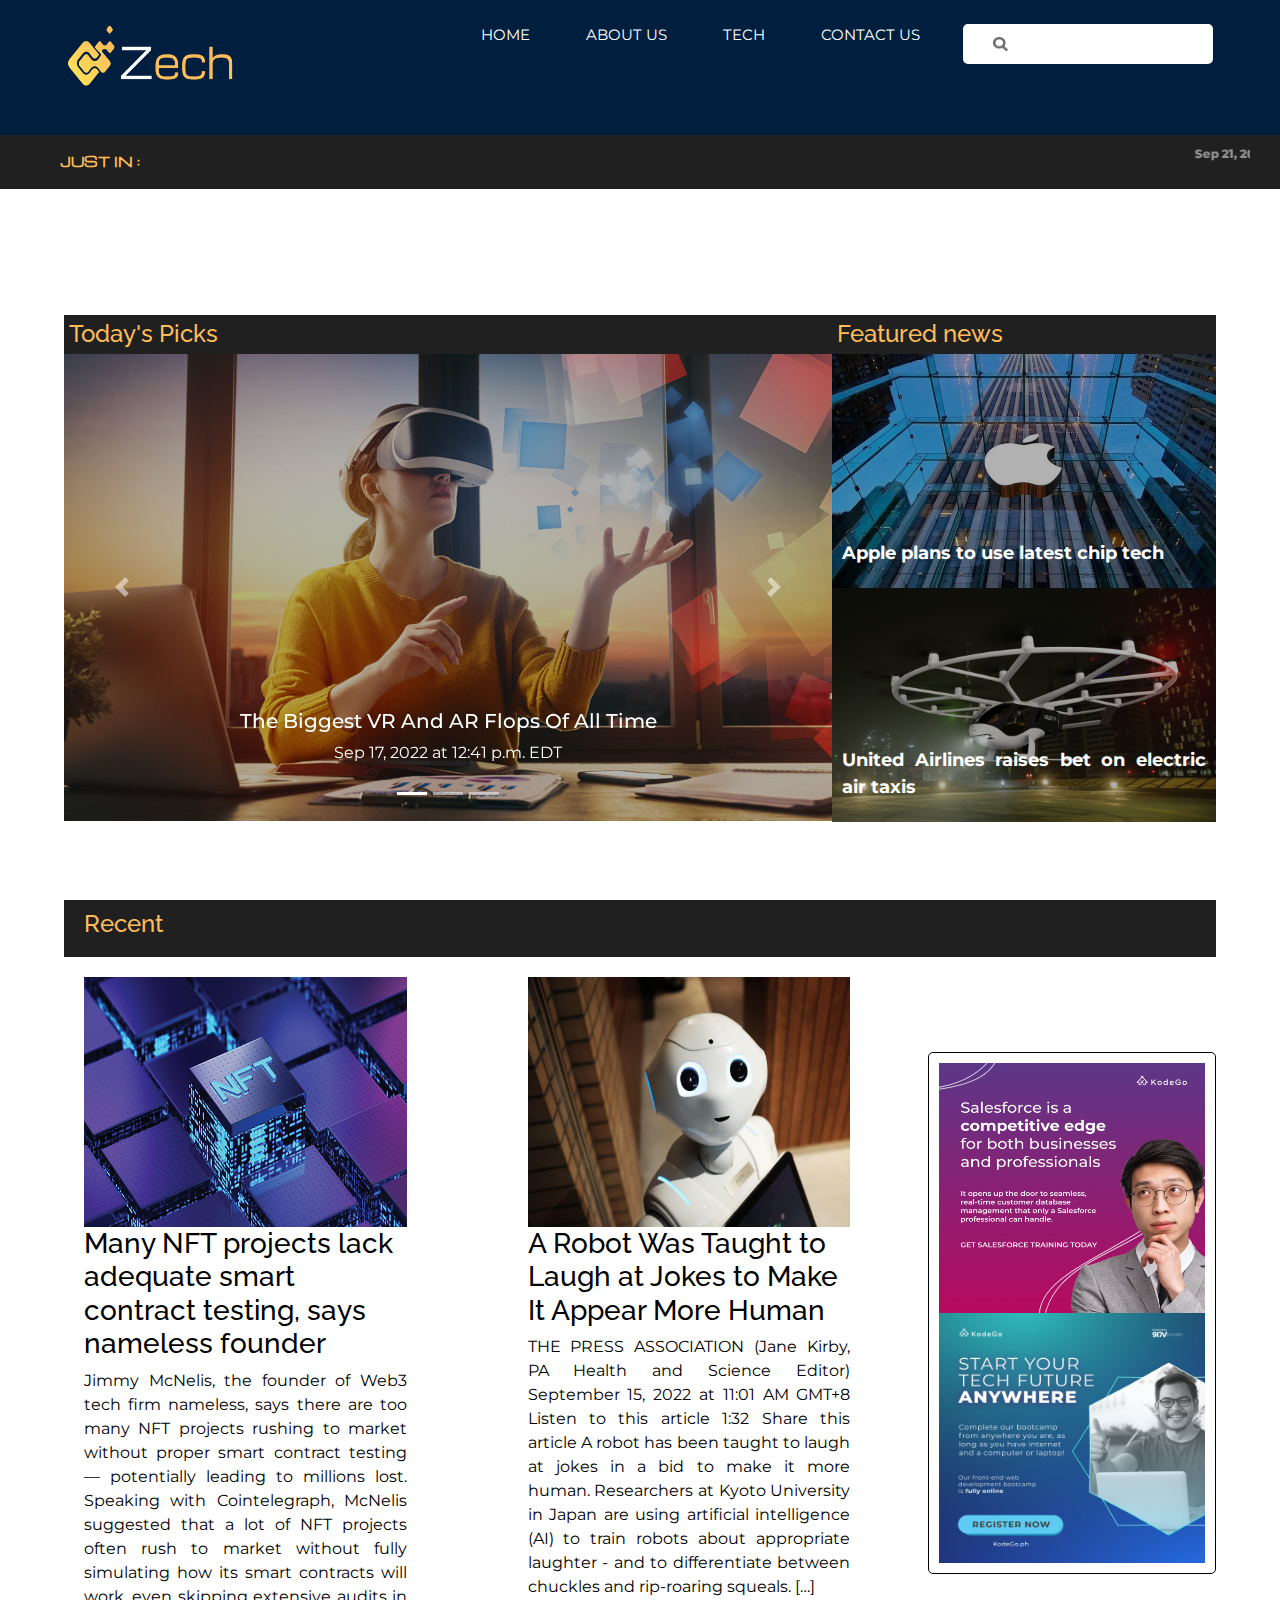
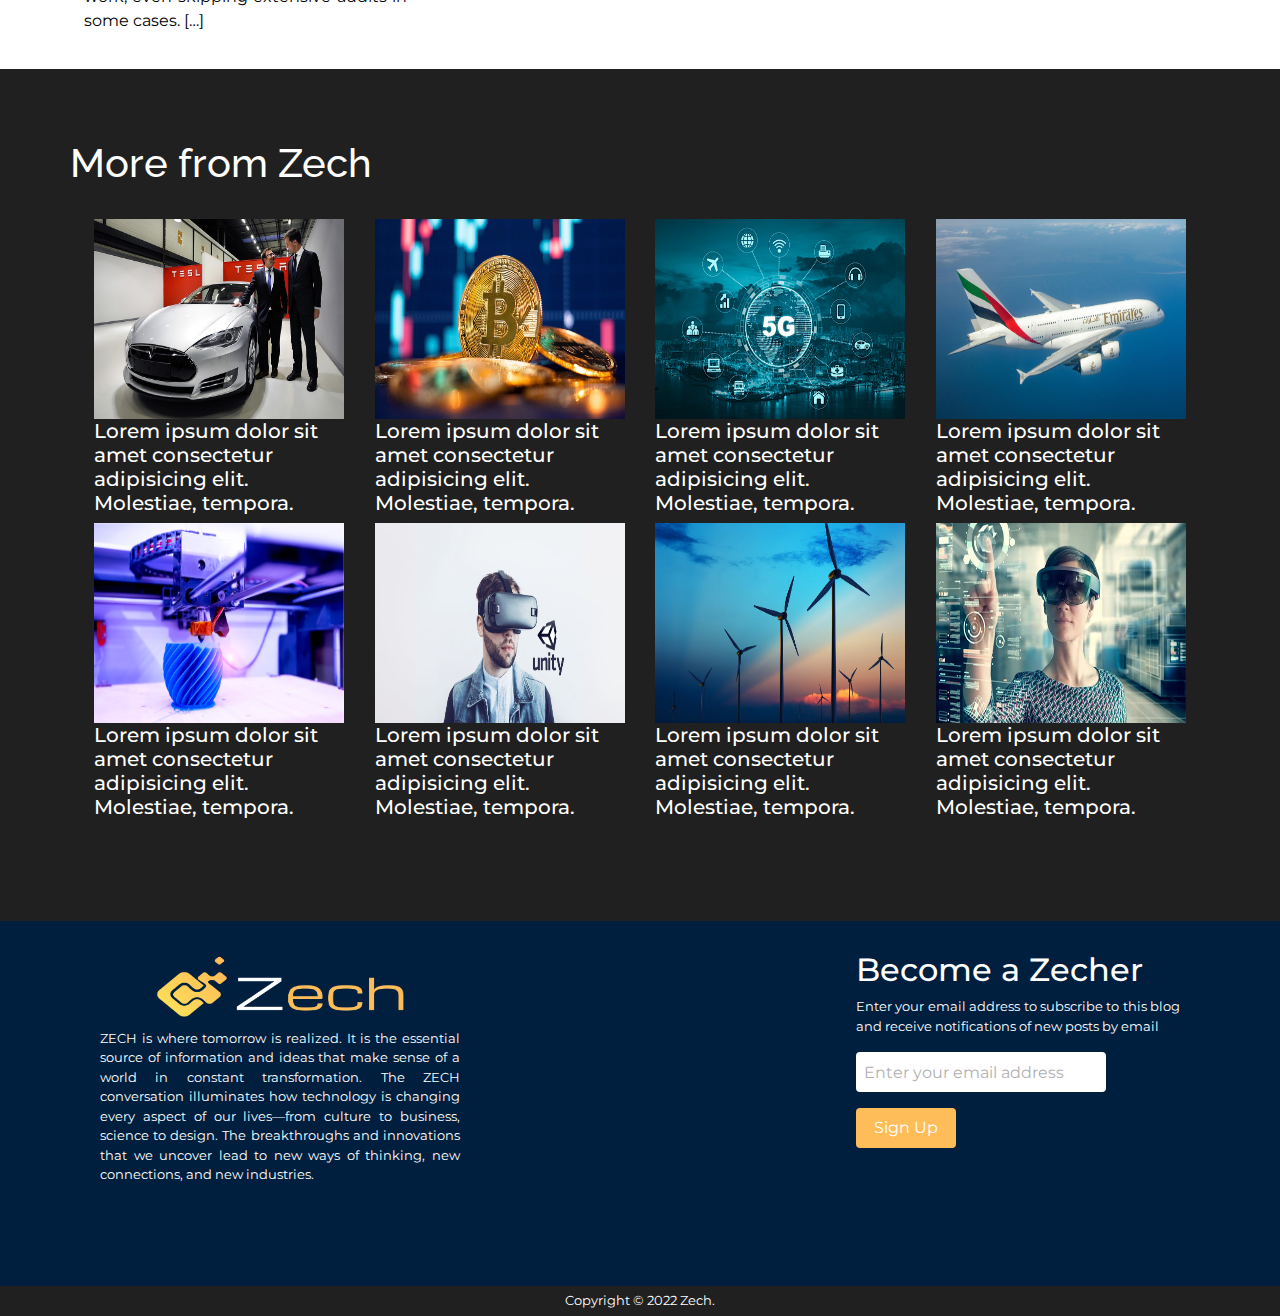
<file: index.html>
<!DOCTYPE html>
<html lang="en">
<head>
	<meta charset="UTF-8">
	<meta http-equiv="X-UA-Compatible" content="IE=edge">
	<meta name="viewport" content="width=device-width, initial-scale=1.0">
	<title>Zech</title>
	<link rel="shortcut icon" type="x-icon" href="images/1logo.png">
	<!-- CSS only -->
	<link href="https://cdn.jsdelivr.net/npm/bootstrap@5.2.1/dist/css/bootstrap.min.css" rel="stylesheet" integrity="sha384-iYQeCzEYFbKjA/T2uDLTpkwGzCiq6soy8tYaI1GyVh/UjpbCx/TYkiZhlZB6+fzT" crossorigin="anonymous">

	<link rel="stylesheet" href="https://use.fontawesome.com/releases/v5.7.1/css/all.css" integrity="sha384-fnmOCqbTlWIlj8LyTjo7mOUStjsKC4pOpQbqyi7RrhN7udi9RwhKkMHpvLbHG9Sr" crossorigin="anonymous">
	<link rel="stylesheet" href="https://maxcdn.bootstrapcdn.com/bootstrap/4.0.0/css/bootstrap.min.css" integrity="sha384-Gn5384xqQ1aoWXA+058RXPxPg6fy4IWvTNh0E263XmFcJlSAwiGgFAW/dAiS6JXm" crossorigin="anonymous">
	<link rel="stylesheet" type="text/css" href="style.css">
</head>
	<body>
		<header>
			<div class="row ">
				<div class="col-4">
					<div class="website-header">
						<a href="index.html"><img class="logo" src="images/zzz).png"></a>
					</div>
				</div>	
				<div class="col-6">
					<nav class="navbar navbar-expand-md ">
							<!-- Toggler/collapsibe Button -->
						<button class="navbar-toggler" type="button" data-toggle="collapse" data-target="#collapsibleNavbar">
						<span class="navbar-toggler-icon"></span>
						</button>
							<!-- Navbar links -->
						<div class="collapse navbar-collapse " id="collapsibleNavbar">
							<ul class="navbar-nav">
								<li class="nav-item">
									<a class="nav-link " href="index.html">HOME</a>
								</li>
								<li class="nav-item">
									<a class="nav-link" href="aboutus.html">About Us</a>
								</li>
								<li class="nav-item">
									<a class="nav-link" href="tech.html">Tech</a>
								</li> 
								<li class="nav-item">
										<a class="nav-link" href="contatcus.html">Contact Us</a>
									</li>
							</ul>
						
							<div class="col-2">
								<div class="searchpad"></div>
									<div class="search">
										<input type="text" placeholder="Search" class="search-input">
										<button class="search-button">
											<img src="images/Vector_search_icon.svg.png" alt="" class="search-img">
										</button>
									</div>
								</div>
							</div>	 
					</nav>
				</div>
			</div>
		</header>	
			
			<div class="breaking-news-section">
				<span id="btext">JUST IN :</span>
				<marquee direction="left" onmouseover="this.stop()" onmouseout="this.start()">
					<a href="#" class="breaking-news">
						<p class="bntime">Sep 21, 2022 at 6:41 a.m</p>
						Crypto Needs ‘Global Regulatory Framework,' IMF Says</a>
					<a href="#" class="breaking-news"><p class="bntime">September 21, 2022</p>AI used to prepare for future Covid variants</a>
					<a href="#" class="breaking-news"><p class="bntime">SEP 19, 2022</p>The metaverse is becoming a platform to unite fashion communities</a>
				</marquee>
			</div>
		
		<br>
		<br>
		<br>
		<br>
		<main>
			<article id="popular-news">
				<div id="featured">
					<h2>Today's Picks</h2>
					<section class="popular-news-carousel">
						<div id="carousel" class="carousel slide" data-ride="carousel">
						  <ol class="carousel-indicators">
							<li data-target="#carouselExampleIndicators" data-slide-to="0" class="active"></li>
							<li data-target="#carouselExampleIndicators" data-slide-to="1"></li>
							<li data-target="#carouselExampleIndicators" data-slide-to="2"></li>
						  </ol>
						  <div class="carousel-inner">
							<div class="carousel-item active " >
								<a href="ar.html">
							  	<img class="d-block w-100 imgsize  " src="images/carousel1.jpg" alt="First slide"   >
								</a>
								<div class="carousel-caption d-none d-md-block" >
									<h5>The Biggest VR And AR Flops Of All Time</h5>
									<p>Sep 17, 2022 at 12:41 p.m. EDT</p>
								 </div>
								
							</div>
							<div class="carousel-item">
								<a href="blockchain.html">
							  	<img class="d-block w-100 imgsize mask" src="images/Crypto-community-projects-78-upside-for-Ethereum-price-by-June-30-2022.jpg"  alt="Second slide">
								</a>
								<div class="carousel-caption d-none d-md-block" >
									<h5>The Ethereum Merge Is Done, Opening a New Era for the Second-Biggest Blockchain </h5>
									<p>Sep 16, 2022 at 12:23 a.m.</p>
								 </div>
							</div>
							<div class="carousel-item">
								<a href="artificialintelligence.html">
							  	<img class="d-block w-100 imgsize" src="images/carousel3.png" alt="Third slide">
								</a>
								<div class="carousel-caption d-none d-md-block">
									<h5>Artificial intelligence is playing a bigger role in cybersecurity, but the bad guys may benefit the most </h5>
									<p>Sep 16, 2022 at 12:23 a.m.</p>
								 </div>
							</div>
						  </div>
						  <a class="carousel-control-prev" href="#carousel" role="button" data-slide="prev">
							<span class="carousel-control-prev-icon" aria-hidden="true"></span>
							<span class="sr-only">Previous</span>
						  </a>
						  <a class="carousel-control-next" href="#carousel" role="button" data-slide="next">
							<span class="carousel-control-next-icon" aria-hidden="true"></span>
							<span class="sr-only">Next</span>
						  </a>
						</div>
					</section>
				</div>
				<div id="latest">
					<h2>Featured news</h2>
					<section class="news">
						<div class="news-container">
							<a href="software.html">
								<img src="images/Apple-y-TSMC-estan-comenzando-a-desarrollar-un-chip-de-2nm.jpg" >
							</a>
							<p class="carousel-text" >Apple plans to use latest chip tech </p>	
						</div>						
					</section>
					<section class="news">
						<div class="news-container ">
							<a href="transportation.html">
								<img src="images/oXF3Oihhd7Bev39yu2eC4pUOnSTqJMuAEQyuvZiaQxU.jpg" >
							</a>
							<p class="carousel-text">United Airlines raises bet on electric air taxis</p>	
										
						</div>
					</section>
				</div>
			</article>
			<br>
			<br>
			<div  class="recentfromzech ">
				<h1 class="recentfromzech2">Recent</h1>
			</div>
			<section class="more-news">
				<div class="news-section">
					<article class="nft">
						<img src="images/nft-800050b7bdf38106fba827cff0000493078.jpg">
						<h3>Many NFT projects lack adequate smart contract testing, says nameless founder</h3>
						<p>Jimmy McNelis, the founder of Web3 tech firm nameless, says there are too many NFT projects rushing to market without proper smart contract testing — potentially leading to millions lost.

							Speaking with Cointelegraph, McNelis suggested that a lot of NFT projects often rush to market without fully simulating how its smart contracts will work, even skipping extensive audits in some cases.
							
							 […]</p>
					</article>
					<article class="robot">
						
						<img src="images/Pepper-1024x683.jpeg">
						<h3>A Robot Was Taught to Laugh at Jokes to Make It Appear More Human</h3>
						<p>THE PRESS ASSOCIATION (Jane Kirby, PA Health and Science Editor)
							September 15, 2022 at 11:01 AM GMT+8
							Listen to this article
							1:32
							Share this article
							A robot has been taught to laugh at jokes in a bid to make it more human.
							
							Researchers at Kyoto University in Japan are using artificial intelligence (AI) to train robots about appropriate laughter - and to differentiate between chuckles and rip-roaring squeals. […]</p>
					</article>
				</div>
				
				<aside>
					<a href="https://kodego.ph/">
						<div class="asideimg">
							<img src="images/KodeGo-SalesForce-S-6-1024x1024.png">
							<img src="images/FJmWCkFUYAQp5Ec.jpg">
						</div>
					</a>
				</aside>
			</section>
			
			<section class="morefromzech">
				<h1>More from Zech</h1>
				<div class="container-more">
					<div class="row p-4">
							<div class="col-sm-3">
								<a href="">
									<img src="images/2.jpg">
									<h5>Lorem ipsum dolor sit amet consectetur adipisicing elit. Molestiae, tempora.</h5>
								</a>
							</div>
						<div class="col-sm-3">
							<a href="">
								<img src="images/3.jpg">
								<h5>Lorem ipsum dolor sit amet consectetur adipisicing elit. Molestiae, tempora.</h5>
							</a>
						</div>
						<div class="col-sm-3">
							<a href="">
								<img src="images/5g.jpg">
								<h5>Lorem ipsum dolor sit amet consectetur adipisicing elit. Molestiae, tempora.</h5>
							</a>
							</div>
						<div class="col-sm-3">
							<a href="">
								<img src="images/1.jfif">
								<h5>Lorem ipsum dolor sit amet consectetur adipisicing elit. Molestiae, tempora.</h5>
							</a>
						</div>
						<div class="col-sm-3">
							<a href="">
								<img src="images/3dprintingasharkyusstock.png">
								<h5>Lorem ipsum dolor sit amet consectetur adipisicing elit. Molestiae, tempora.</h5>
							</a>
							</div>
						<div class="col-sm-3">
							<a href="">
								<img src="images/4.jpg">
								<h5>Lorem ipsum dolor sit amet consectetur adipisicing elit. Molestiae, tempora.</h5>
							</a>
							</div>
						<div class="col-sm-3">
							<a href="">
								<img src="images/wind.jpg">
								<h5>Lorem ipsum dolor sit amet consectetur adipisicing elit. Molestiae, tempora.</h5>
							</a>
						</div><div class="col-sm-3">
							<a href="">
								<img src="images/security-and-privacy-risks-of-ar-and-vr-1.jpg">
								<h5>Lorem ipsum dolor sit amet consectetur adipisicing elit. Molestiae, tempora.</h5>
							</a>
							</div>
					</div>
				</div>
			</section>
			
		</main>
		
		<footer>
			<div class="social-links">
				<section>
					<img class="flogo" src="images/zzz).png">
					<br>
					<br>
					<br>
					<br>
					<div class="social-icons-footer">
						<p>ZECH is where tomorrow is realized. It is the essential source of information and ideas that make sense of a world in constant transformation. The ZECH conversation illuminates how technology is changing every aspect of our lives—from culture to business, science to design. The breakthroughs and innovations that we uncover lead to new ways of thinking, new connections, and new industries.
						</p>
						<a href=""><i class="fab fa-facebook"></i></a>
						<a href=""><i class="fab fa-twitter-square"></i></a>
						<a href=""><i class="fab fa-google-plus-square"></i></a>
						<a href=""><i class="fab fa-instagram"></i></a>
						<a href=""><i class="fab fa-youtube-square"></i></a>
						<a href=""><i class="fab fa-linkedin"></i></a>
					</div>
				</section>
				
				
				<section class="Subscribe">
					<h2>Become a Zecher</h2>
					<p>Enter your email address to subscribe to this blog and receive notifications of new posts by email</p>
					<input type="email" placeholder="Enter your email address" id="footer-email">
      <input type="submit" value="Sign Up" id="footer-email-btn">
				</section>
			</div>
			
			
			<div class="copyright">Copyright © 2022 Zech.</div>
		</footer>
		<!-- JavaScript Bundle with Popper -->
<script src="https://cdn.jsdelivr.net/npm/bootstrap@5.2.1/dist/js/bootstrap.bundle.min.js" integrity="sha384-u1OknCvxWvY5kfmNBILK2hRnQC3Pr17a+RTT6rIHI7NnikvbZlHgTPOOmMi466C8" crossorigin="anonymous"></script>
		<script src="https://code.jquery.com/jquery-3.2.1.slim.min.js" integrity="sha384-KJ3o2DKtIkvYIK3UENzmM7KCkRr/rE9/Qpg6aAZGJwFDMVNA/GpGFF93hXpG5KkN" crossorigin="anonymous"></script>
		<script src="https://cdnjs.cloudflare.com/ajax/libs/popper.js/1.12.9/umd/popper.min.js" integrity="sha384-ApNbgh9B+Y1QKtv3Rn7W3mgPxhU9K/ScQsAP7hUibX39j7fakFPskvXusvfa0b4Q" crossorigin="anonymous"></script>
		<script src="https://maxcdn.bootstrapcdn.com/bootstrap/4.0.0/js/bootstrap.min.js" integrity="sha384-JZR6Spejh4U02d8jOt6vLEHfe/JQGiRRSQQxSfFWpi1MquVdAyjUar5+76PVCmYl" crossorigin="anonymous"></script>
	</body>
</html>
</file>
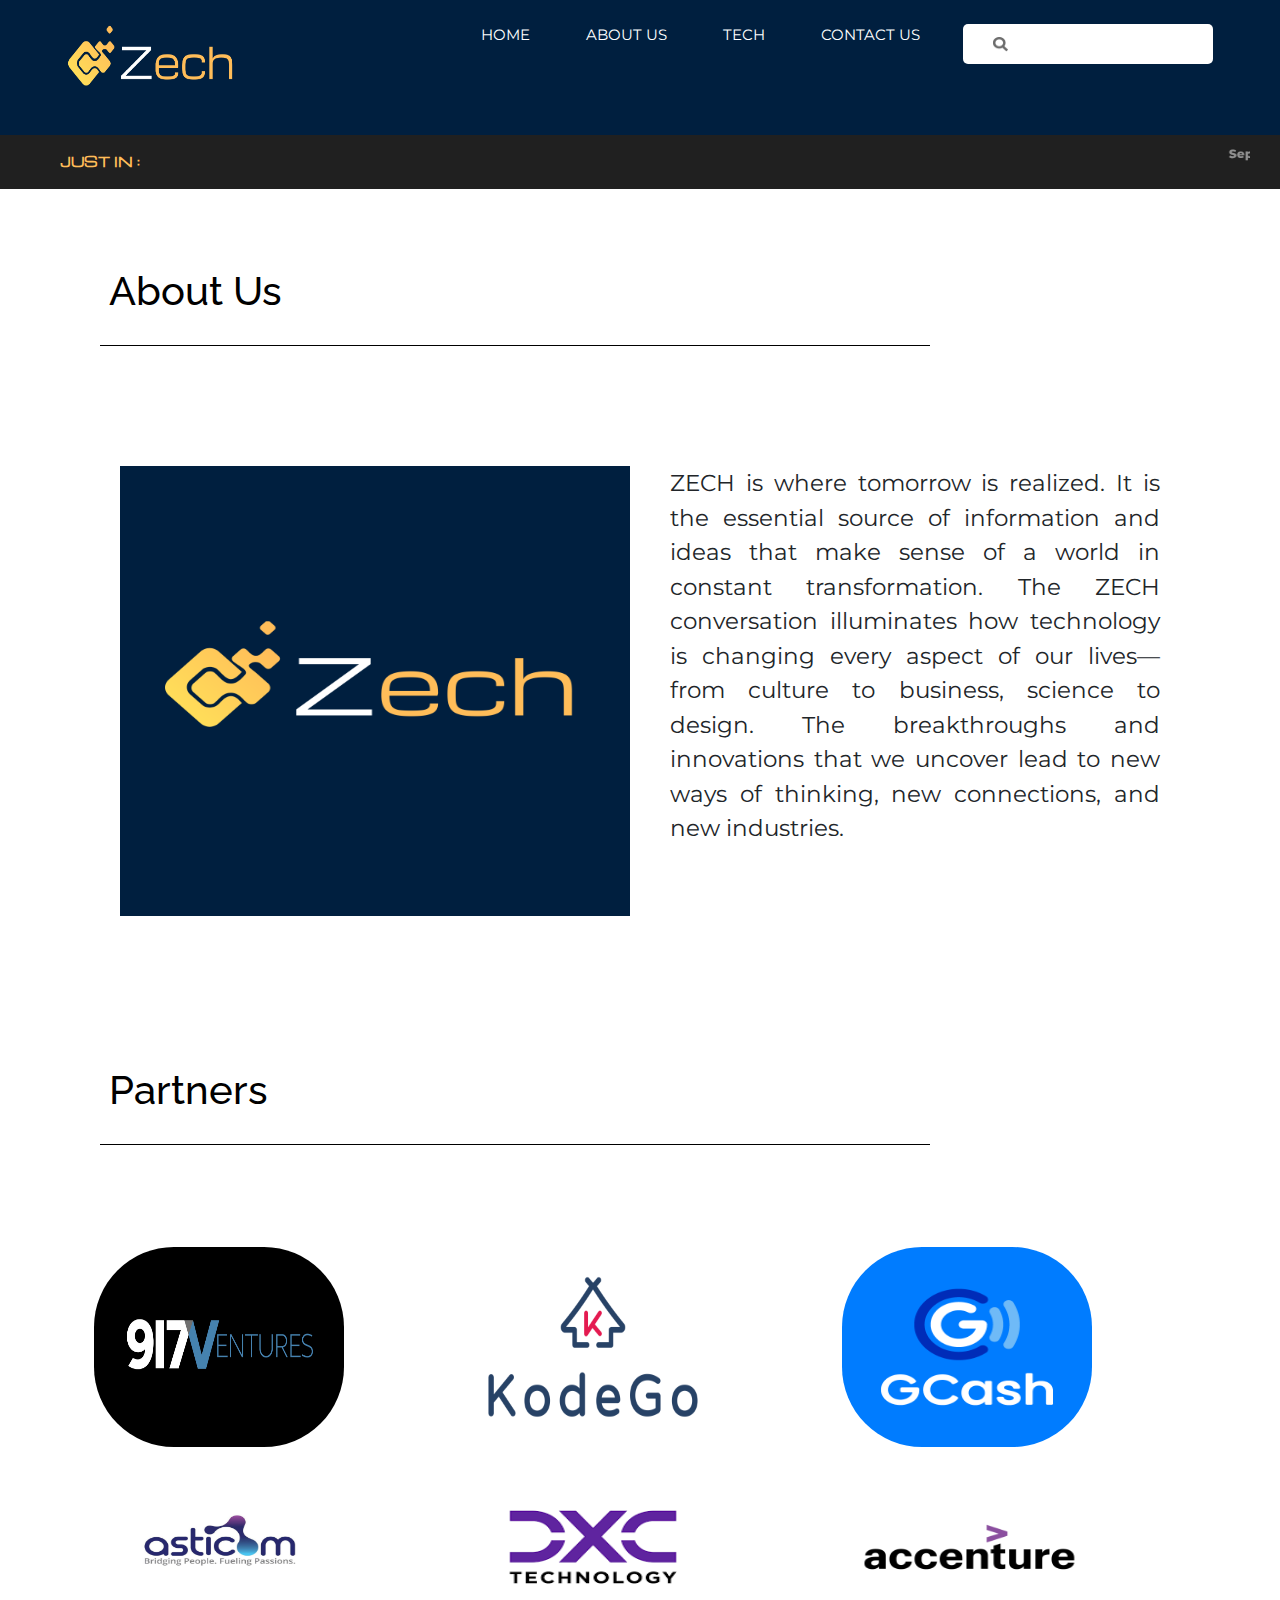
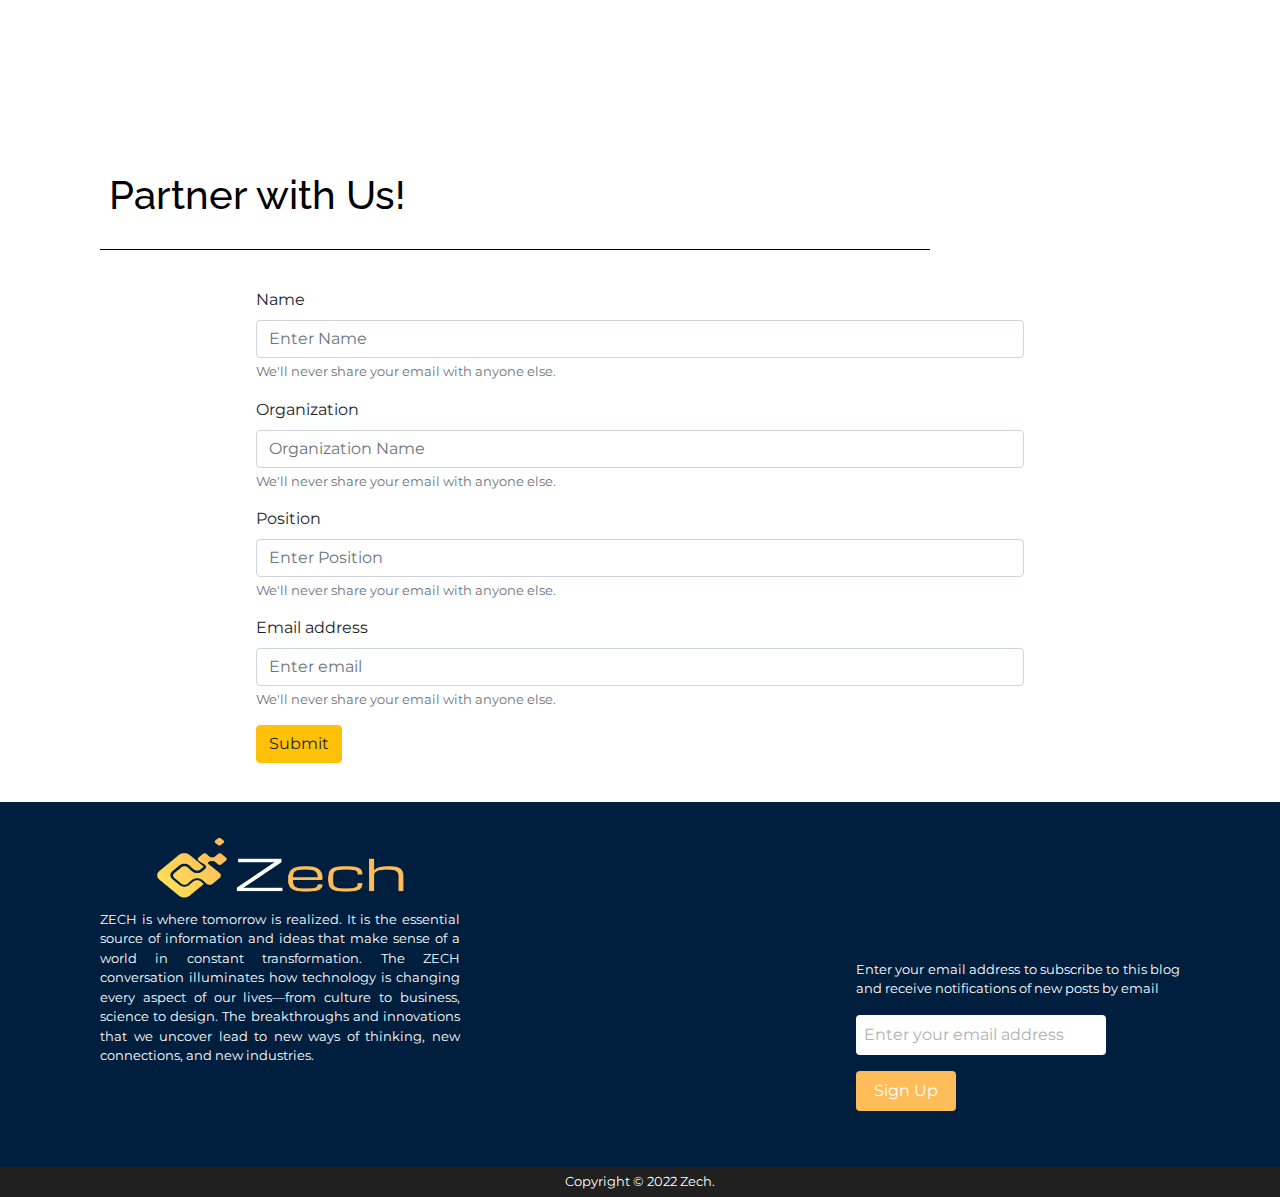
<file: aboutus.html>
<!DOCTYPE html>
<html lang="en">
<head>
  <meta charset="UTF-8">
  <meta http-equiv="X-UA-Compatible" content="IE=edge">
  <meta name="viewport" content="width=device-width, initial-scale=1.0">
  <title>Zech</title>
  <link rel="shortcut icon" type="x-icon" href="images/1logo.png">
	<!-- CSS only -->
	<link href="https://cdn.jsdelivr.net/npm/bootstrap@5.2.1/dist/css/bootstrap.min.css" rel="stylesheet" integrity="sha384-iYQeCzEYFbKjA/T2uDLTpkwGzCiq6soy8tYaI1GyVh/UjpbCx/TYkiZhlZB6+fzT" crossorigin="anonymous">

	<link rel="stylesheet" href="https://use.fontawesome.com/releases/v5.7.1/css/all.css" integrity="sha384-fnmOCqbTlWIlj8LyTjo7mOUStjsKC4pOpQbqyi7RrhN7udi9RwhKkMHpvLbHG9Sr" crossorigin="anonymous">
	<link rel="stylesheet" href="https://maxcdn.bootstrapcdn.com/bootstrap/4.0.0/css/bootstrap.min.css" integrity="sha384-Gn5384xqQ1aoWXA+058RXPxPg6fy4IWvTNh0E263XmFcJlSAwiGgFAW/dAiS6JXm" crossorigin="anonymous">
	<link rel="stylesheet" type="text/css" href="aboutus.css">
</head>
<body>
  <header>
    <div class="row ">
      <div class="col-4">
        <div class="website-header">
          <a href="index.html"><img class="logo" src="images/zzz).png"></a>
        </div>
      </div>	
      <div class="col-6">
        <nav class="navbar navbar-expand-md ">
            <!-- Toggler/collapsibe Button -->
          <button class="navbar-toggler" type="button" data-toggle="collapse" data-target="#collapsibleNavbar">
          <span class="navbar-toggler-icon"></span>
          </button>
            <!-- Navbar links -->
          <div class="collapse navbar-collapse " id="collapsibleNavbar">
            <ul class="navbar-nav">
              <li class="nav-item">
                <a class="nav-link " href="index.html">HOME</a>
              </li>
              <li class="nav-item">
                <a class="nav-link" href="aboutus.html">About Us</a>
              </li>
              <li class="nav-item">
                <a class="nav-link" href="tech.html">Tech</a>
              </li> 
              <li class="nav-item">
                  <a class="nav-link" href="contatcus.html">Contact Us</a>
                </li>
            </ul>
            <div class="col-2">
              <div class="searchpad"></div>
                <div class="search">
                  <input type="text" placeholder="Search" class="search-input">
                  <button class="search-button">
                    <img src="images/Vector_search_icon.svg.png" alt="" class="search-img">
                  </button>
                </div>
              </div>
            </div>
          </div>	 
        </nav>
      </div>
    </div>
  </header>	
    
    <div class="breaking-news-section">
      <span id="btext">JUST IN :</span>
      <marquee direction="left" onmouseover="this.stop()" onmouseout="this.start()">
        <a href="#" class="breaking-news">
          <p class="bntime">Sep 21, 2022 at 6:41 a.m</p>
          Crypto Needs ‘Global Regulatory Framework,' IMF Says</a>
        <a href="#" class="breaking-news"><p class="bntime">September 21, 2022</p>AI used to prepare for future Covid variants</a>
        <a href="#" class="breaking-news"><p class="bntime">SEP 19, 2022</p>The metaverse is becoming a platform to unite fashion communities</a>
      </marquee>
    </div>
  
    <br>
    <br>
    <main>
      <div>
        <h1>About Us </h1>
      </div>
      <section class="container">
        <div class="left">
          <img src="images/dsdsd.png" alt="">
        </div>
        <div class="right">
          <p>ZECH is where tomorrow is realized. It is the essential source of information and ideas that make sense of a world in constant transformation. The ZECH conversation illuminates how technology is changing every aspect of our lives—from culture to business, science to design. The breakthroughs and innovations that we uncover lead to new ways of thinking, new connections, and new industries.</p>
        </div>
      </section>
      <div>
        <h1>Partners </h1>
      </div>
      <div class="partners">
        <div class="row p-4">
            <div class="col-sm-4">
              <a href="">
                <img src="images/917Venture-FullColor-Negative_MAIN-LOGO.jpg">
              </a>
            </div>
          <div class="col-sm-4">
            <a href="">
              <img src="images/kodigo-logo-vertical-variation.original (1).png">
            </a>
          </div>
          <div class="col-sm-4">
            <a href="">
              <img src="images/unnamed.png">
            </a>
          </div>
          <div class="col-sm-4">
            <a href="">
              <img src="images/78995184_2450305605236854_3199583144680357888_n.jpg">
            </a>
          </div>
          <div class="col-sm-4">
            <a href="">
              <img src="images/download.png">
            </a>
          </div>
          <div class="col-sm-4">
            <a href="">
              <img src="images/accenture-logo.png">
            </a>
          </div>
        </div>
      </div>
      <div>
        <h1>Partner with Us!</h1>
      </div>
      <form class="partner-with-us">
       
        <div class="form-group">
          <label for="name">Name</label>
          <input type="text" class="form-control" id="name" aria-describedby="name" placeholder="Enter Name">
          <small id="emailHelp" class="form-text text-muted">We'll never share your email with anyone else.</small>
        </div>
        <div class="form-group">
          <label for="org">Organization</label>
          <input type="text" class="form-control" id="org" aria-describedby="org" placeholder="Organization Name">
          <small id="emailHelp" class="form-text text-muted">We'll never share your email with anyone else.</small>
        </div>
        <div class="form-group">
          <label for="Position">Position</label>
          <input type="text" class="form-control" id="Position" aria-describedby="Position" placeholder="Enter Position">
          <small id="emailHelp" class="form-text text-muted">We'll never share your email with anyone else.</small>
        </div>
        <div class="form-group">
          <label for="exampleInputEmail1">Email address</label>
          <input type="email" class="form-control" id="exampleInputEmail1" aria-describedby="emailHelp" placeholder="Enter email">
          <small id="emailHelp" class="form-text text-muted">We'll never share your email with anyone else.</small>
        </div>
        
        <button type="submit" class="btn btn-warning">Submit</button>
      </form>
    </main>
    
		<footer>
			<div class="social-links">
				<section>
					<img class="flogo" src="images/zzz).png">
					<br>
					<br>
					<br>
					<br>
					<div class="social-icons-footer">
						<p>ZECH is where tomorrow is realized. It is the essential source of information and ideas that make sense of a world in constant transformation. The ZECH conversation illuminates how technology is changing every aspect of our lives—from culture to business, science to design. The breakthroughs and innovations that we uncover lead to new ways of thinking, new connections, and new industries.
						</p>
						<a href=""><i class="fab fa-facebook"></i></a>
						<a href=""><i class="fab fa-twitter-square"></i></a>
						<a href=""><i class="fab fa-google-plus-square"></i></a>
						<a href=""><i class="fab fa-instagram"></i></a>
						<a href=""><i class="fab fa-youtube-square"></i></a>
						<a href=""><i class="fab fa-linkedin"></i></a>
					</div>
				</section>
				
				
				<section class="Subscribe">
					<h2>Become a Zecher</h2>
					<p>Enter your email address to subscribe to this blog and receive notifications of new posts by email</p>
					<input type="email" placeholder="Enter your email address" id="footer-email">
      <input type="submit" value="Sign Up" id="footer-email-btn">
				</section>
			</div>
			
			
			<div class="copyright">Copyright © 2022 Zech.</div>
		</footer>
		<!-- JavaScript Bundle with Popper -->
<script src="https://cdn.jsdelivr.net/npm/bootstrap@5.2.1/dist/js/bootstrap.bundle.min.js" integrity="sha384-u1OknCvxWvY5kfmNBILK2hRnQC3Pr17a+RTT6rIHI7NnikvbZlHgTPOOmMi466C8" crossorigin="anonymous"></script>
		<script src="https://code.jquery.com/jquery-3.2.1.slim.min.js" integrity="sha384-KJ3o2DKtIkvYIK3UENzmM7KCkRr/rE9/Qpg6aAZGJwFDMVNA/GpGFF93hXpG5KkN" crossorigin="anonymous"></script>
		<script src="https://cdnjs.cloudflare.com/ajax/libs/popper.js/1.12.9/umd/popper.min.js" integrity="sha384-ApNbgh9B+Y1QKtv3Rn7W3mgPxhU9K/ScQsAP7hUibX39j7fakFPskvXusvfa0b4Q" crossorigin="anonymous"></script>
		<script src="https://maxcdn.bootstrapcdn.com/bootstrap/4.0.0/js/bootstrap.min.js" integrity="sha384-JZR6Spejh4U02d8jOt6vLEHfe/JQGiRRSQQxSfFWpi1MquVdAyjUar5+76PVCmYl" crossorigin="anonymous"></script>
</body>
</html>
</file>
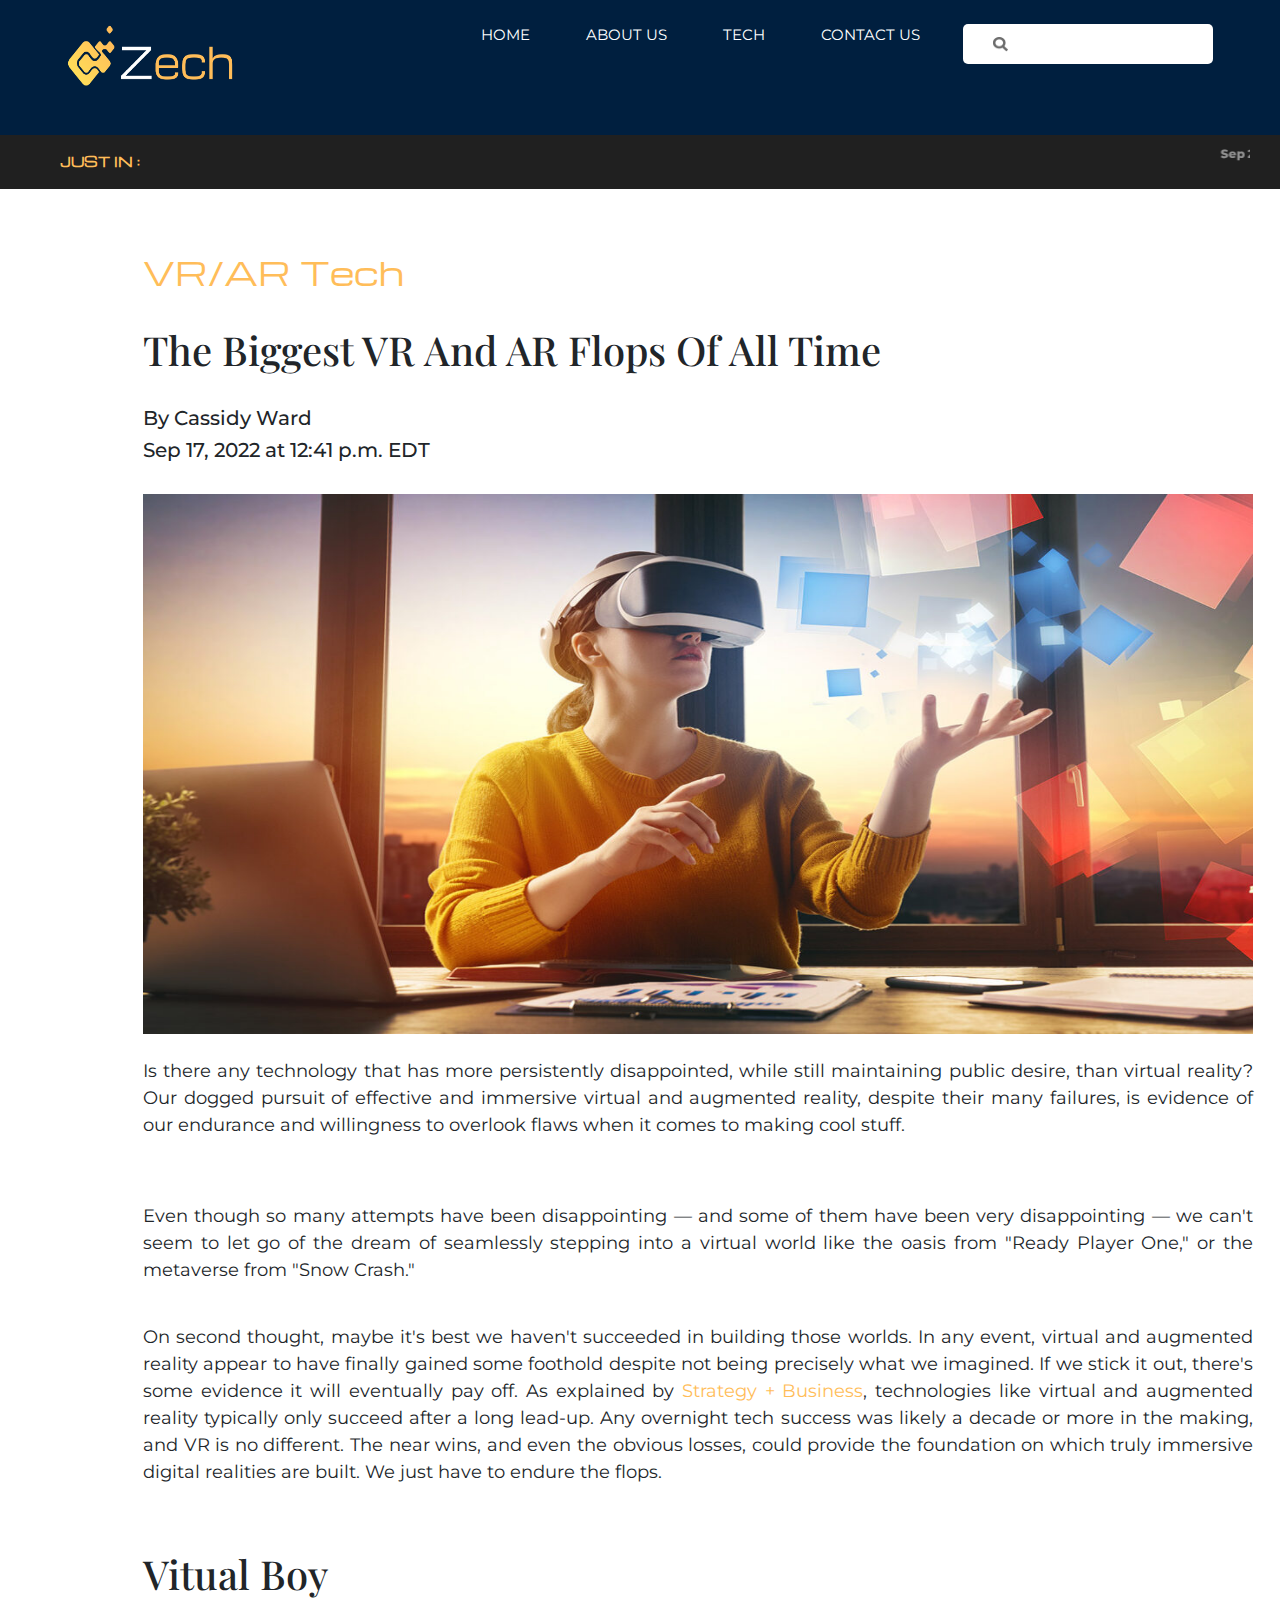
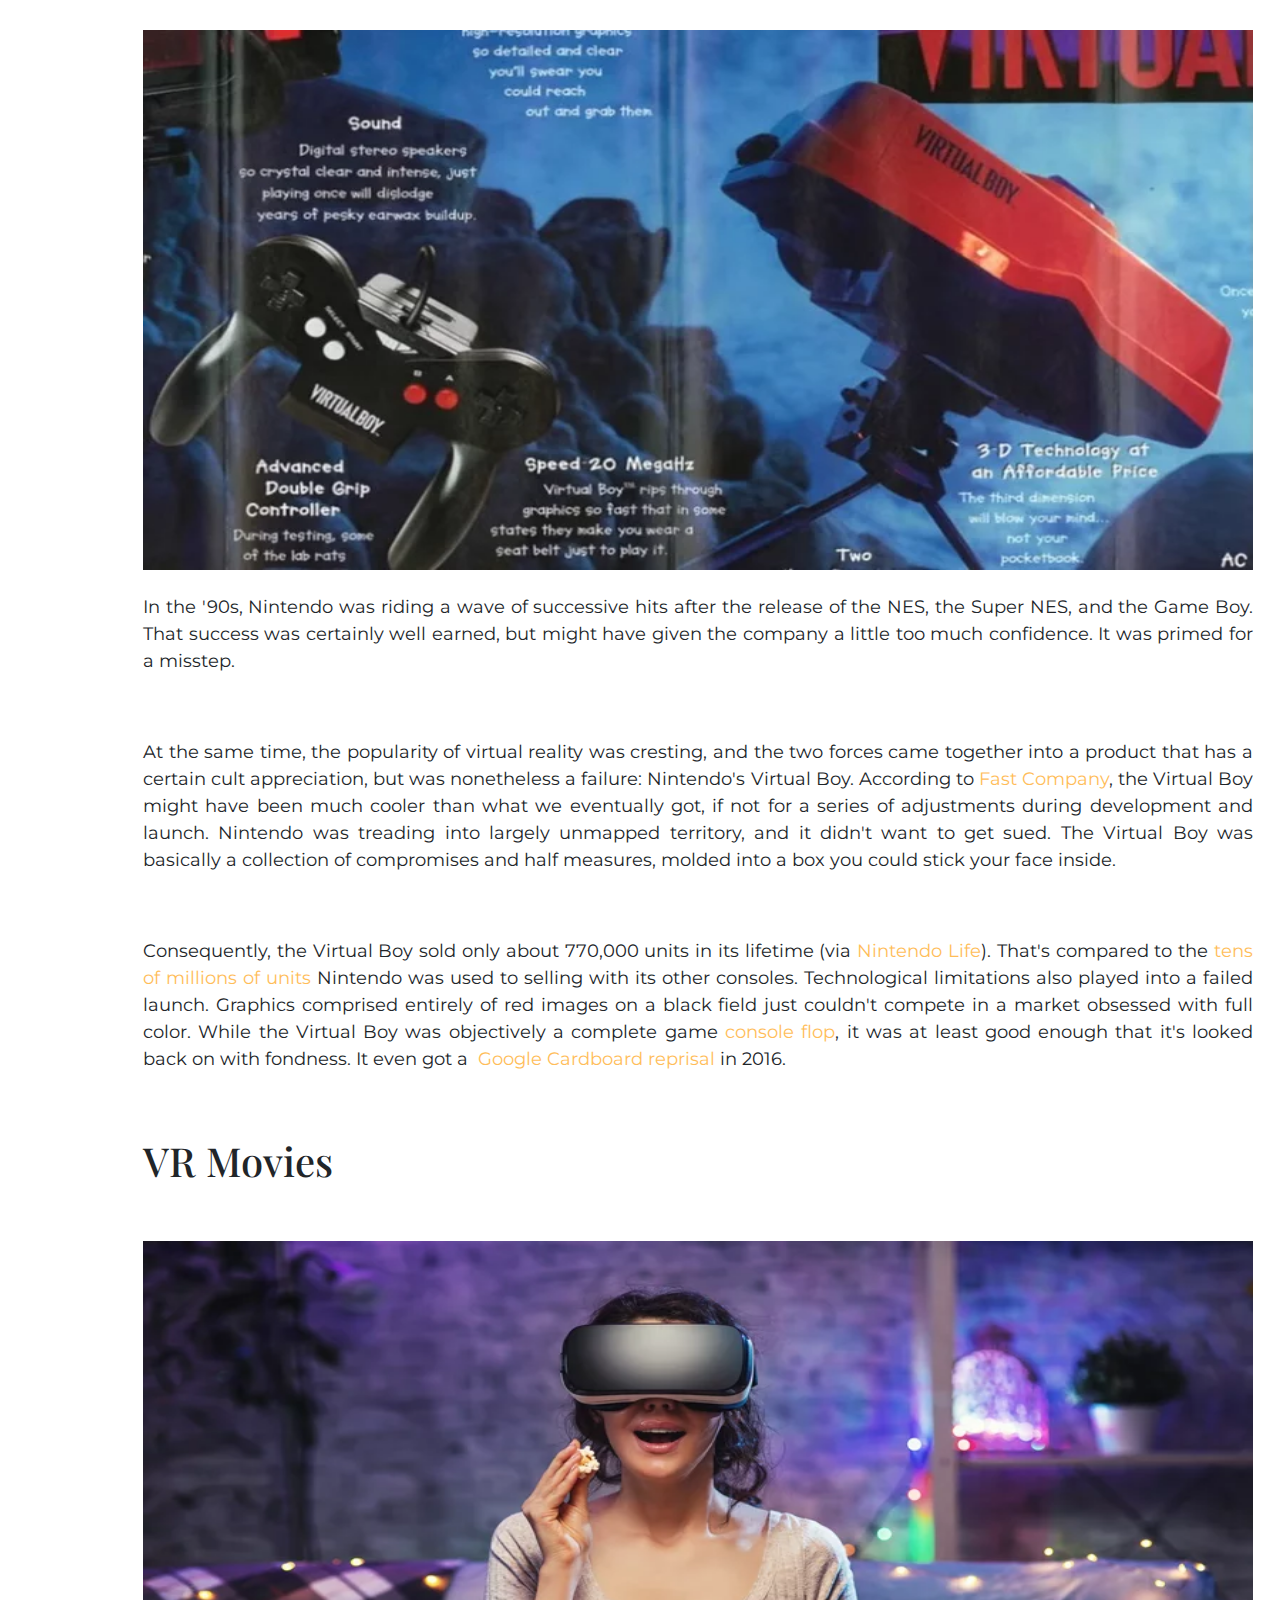
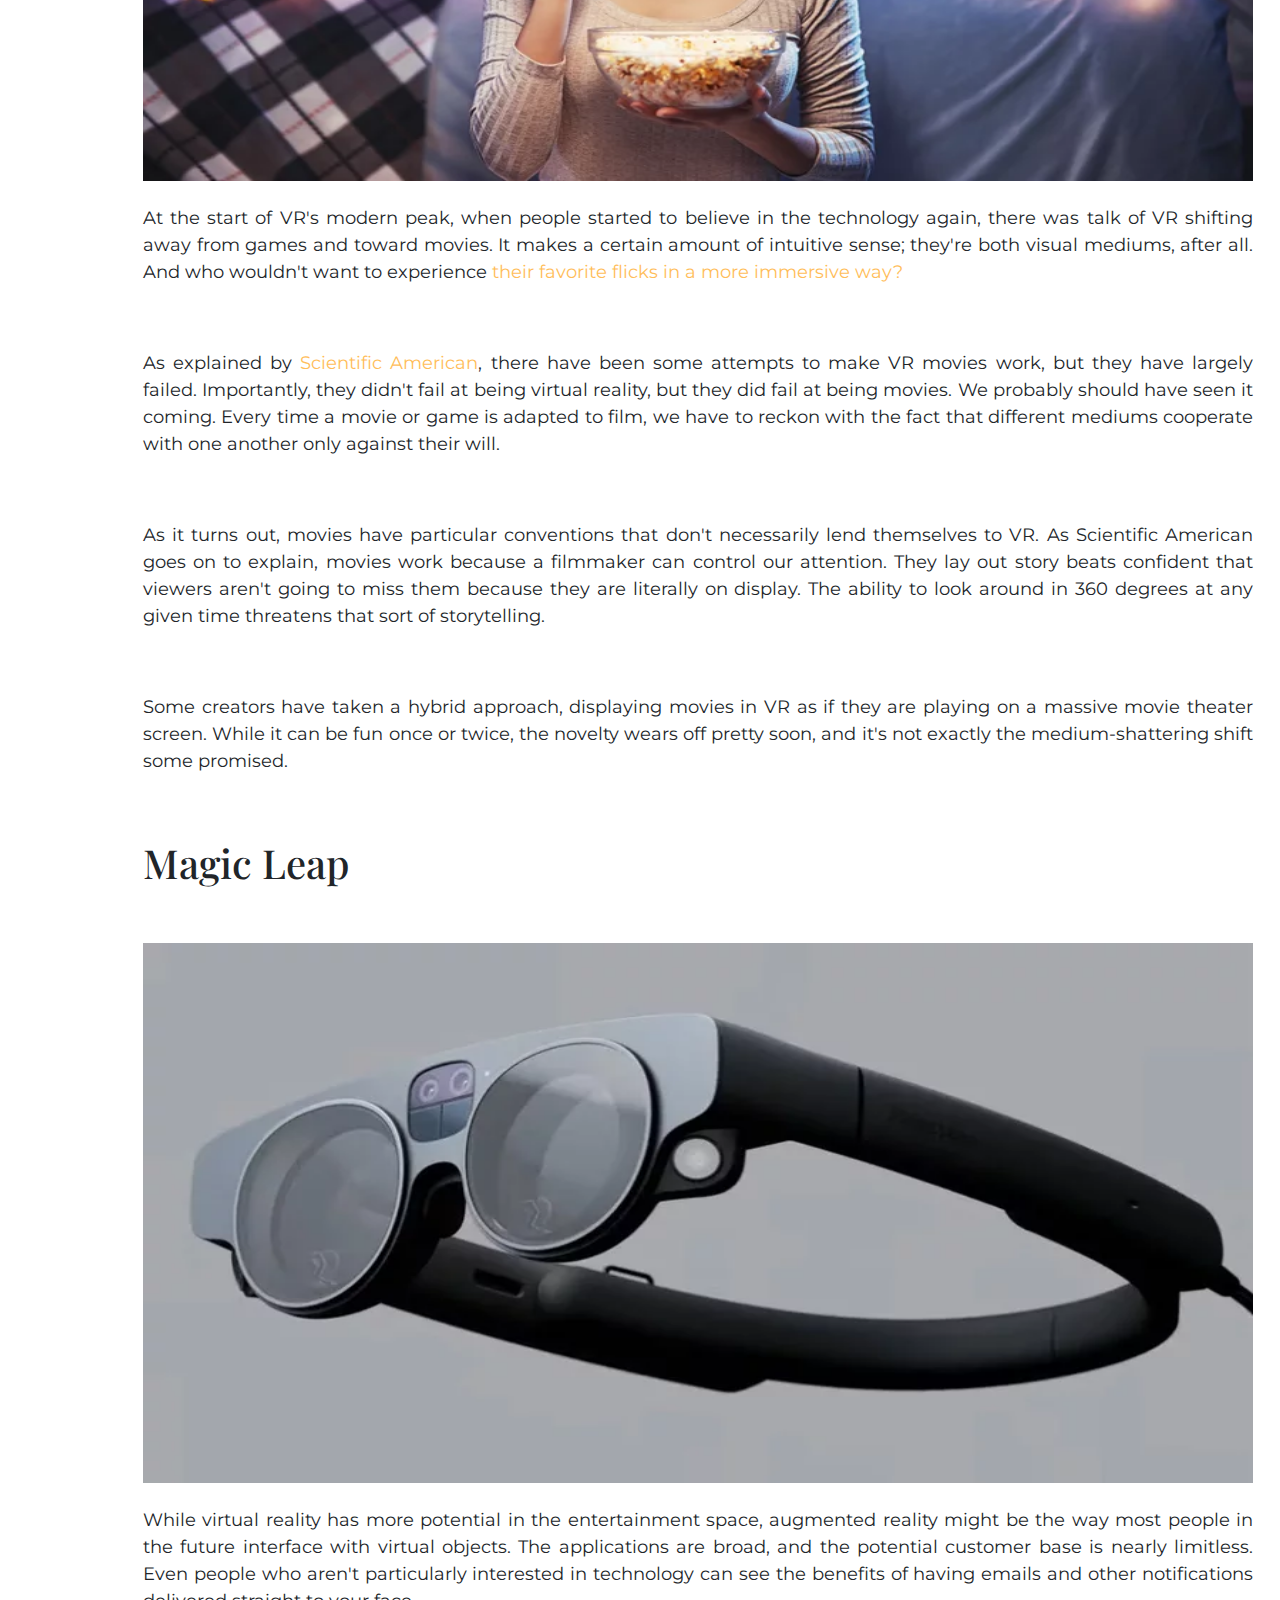
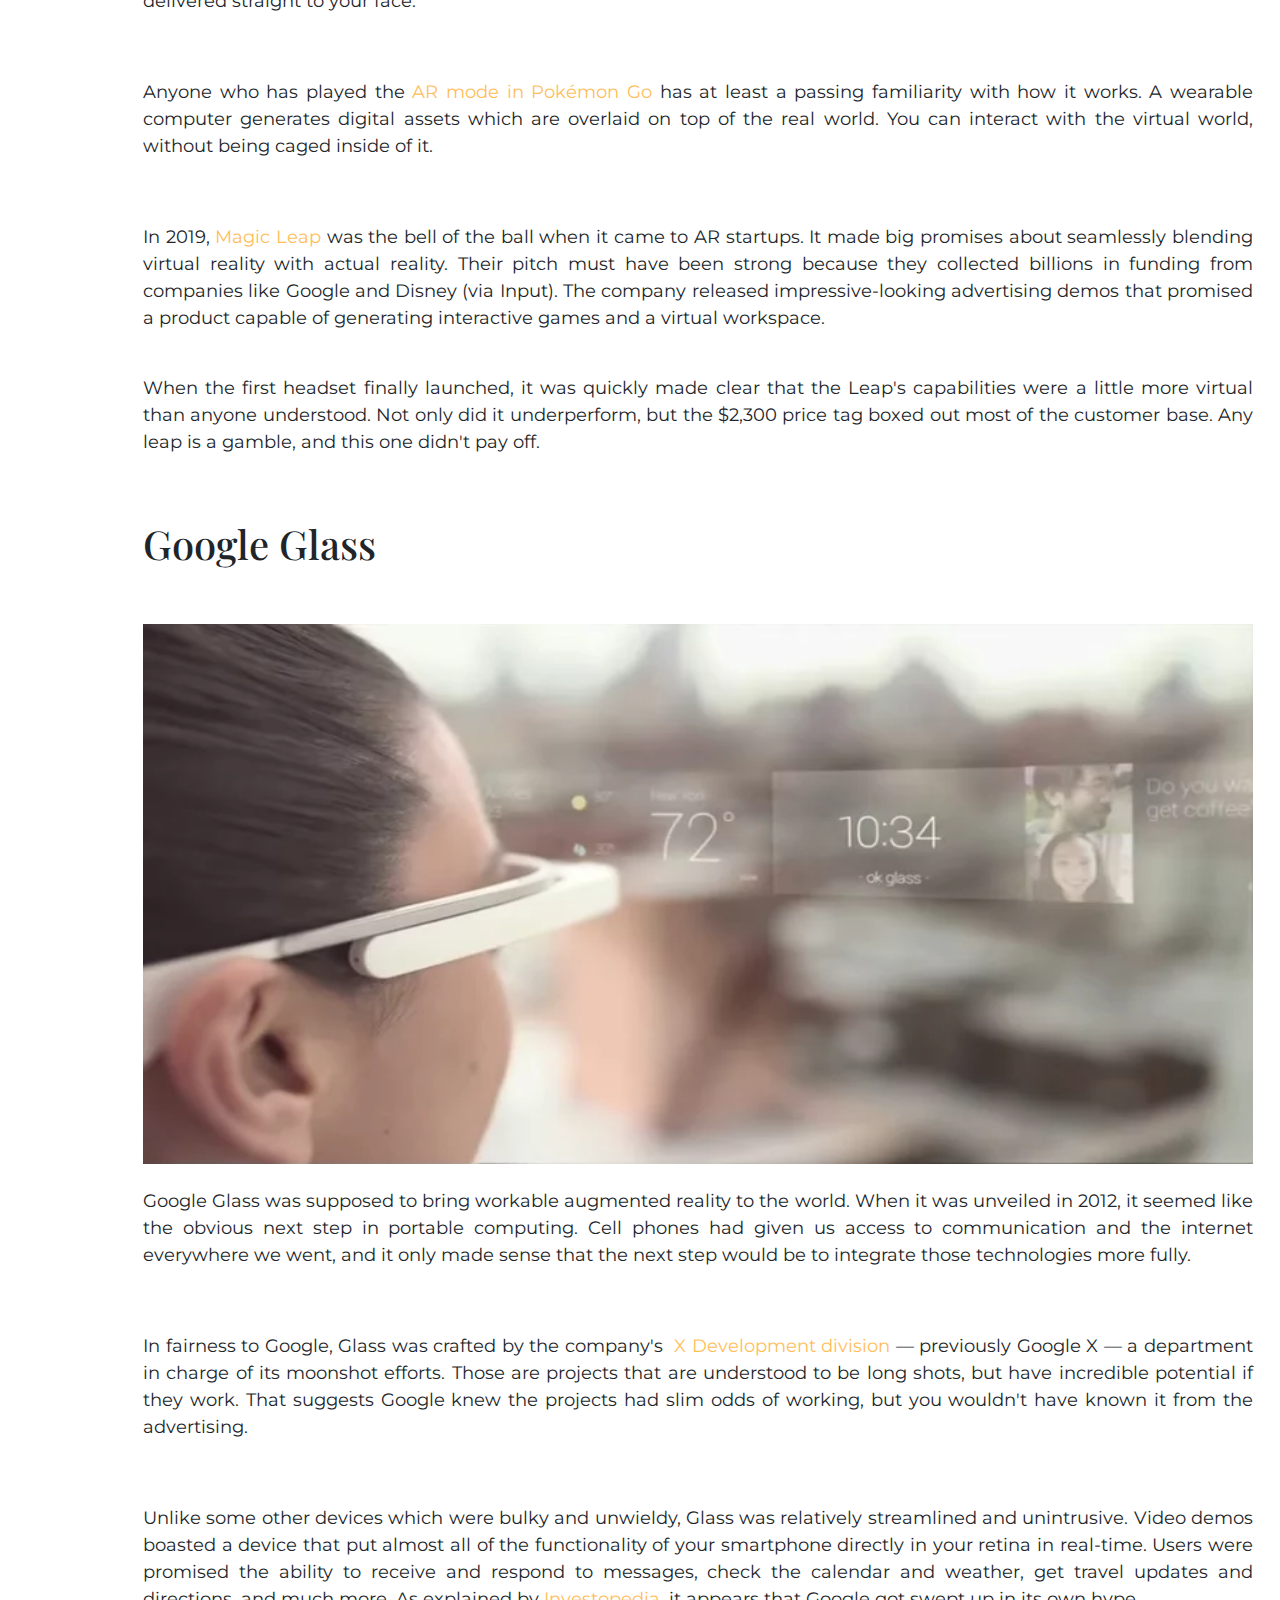
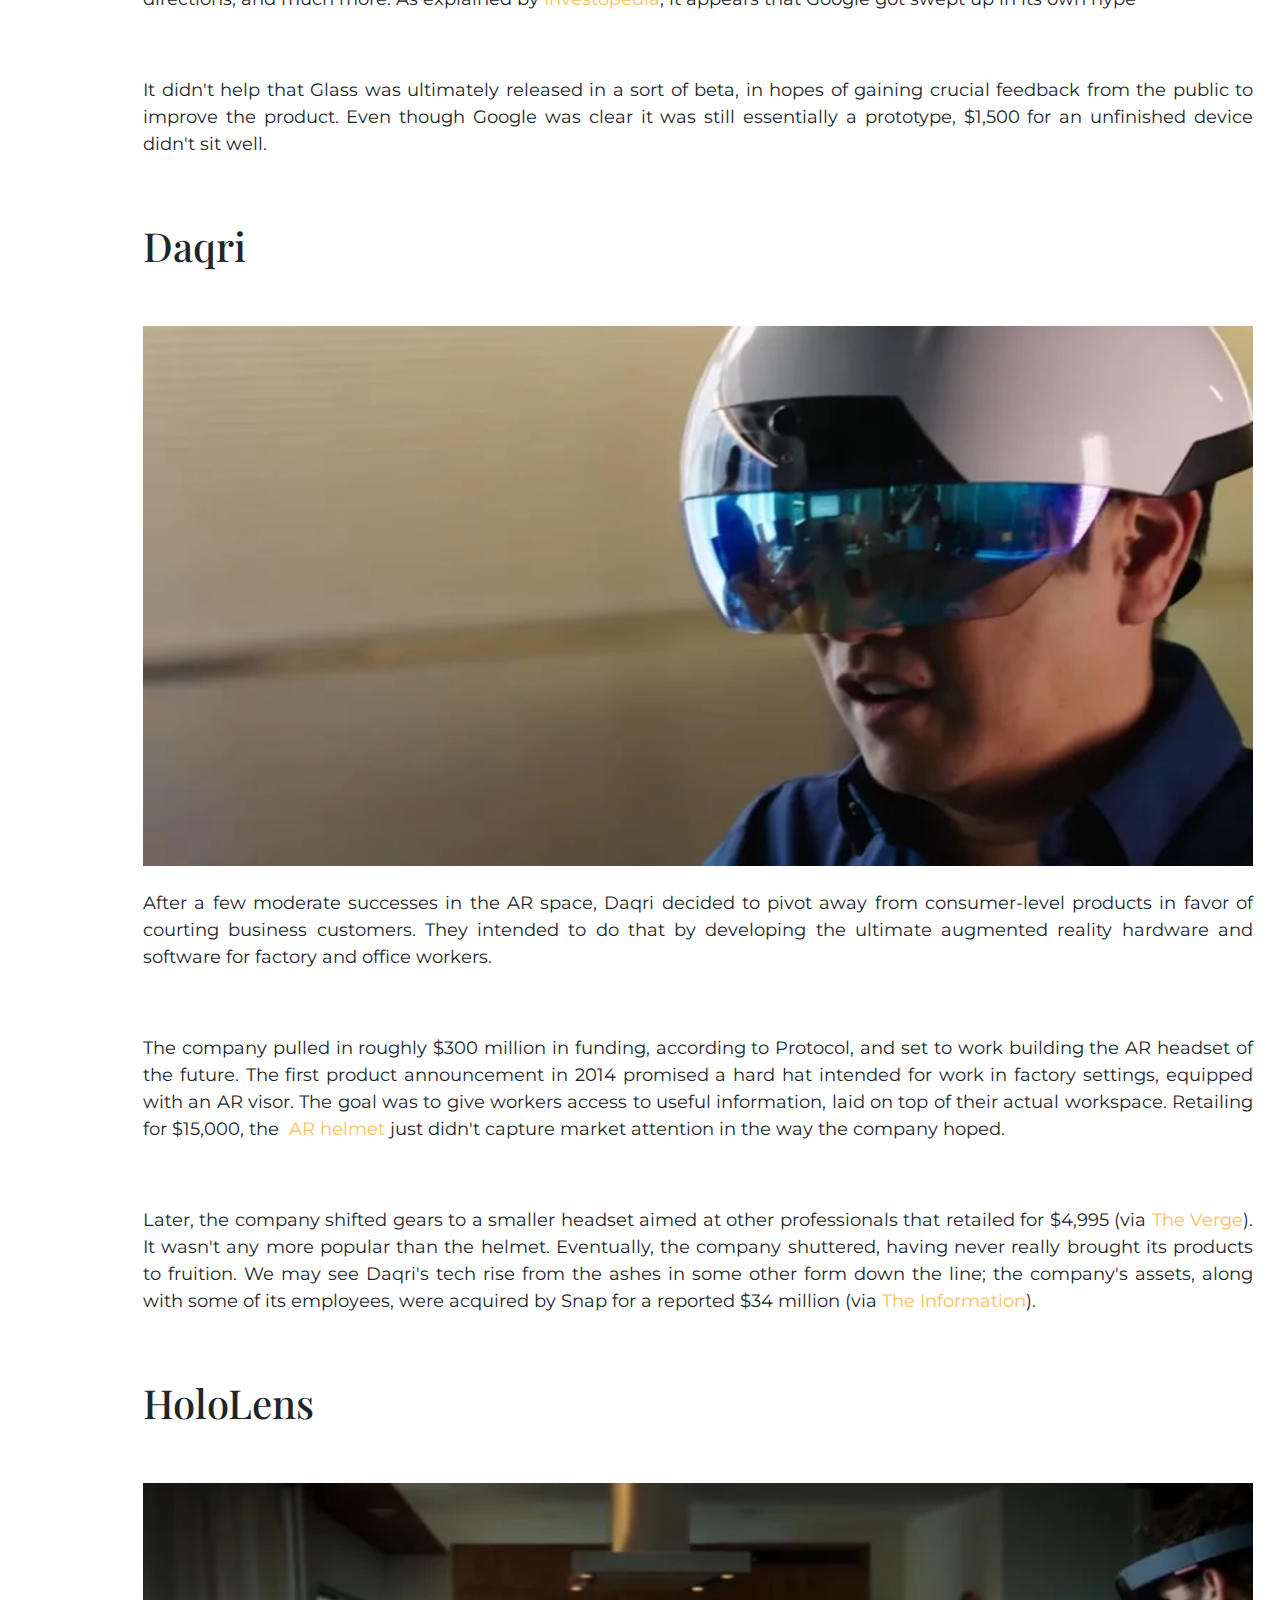
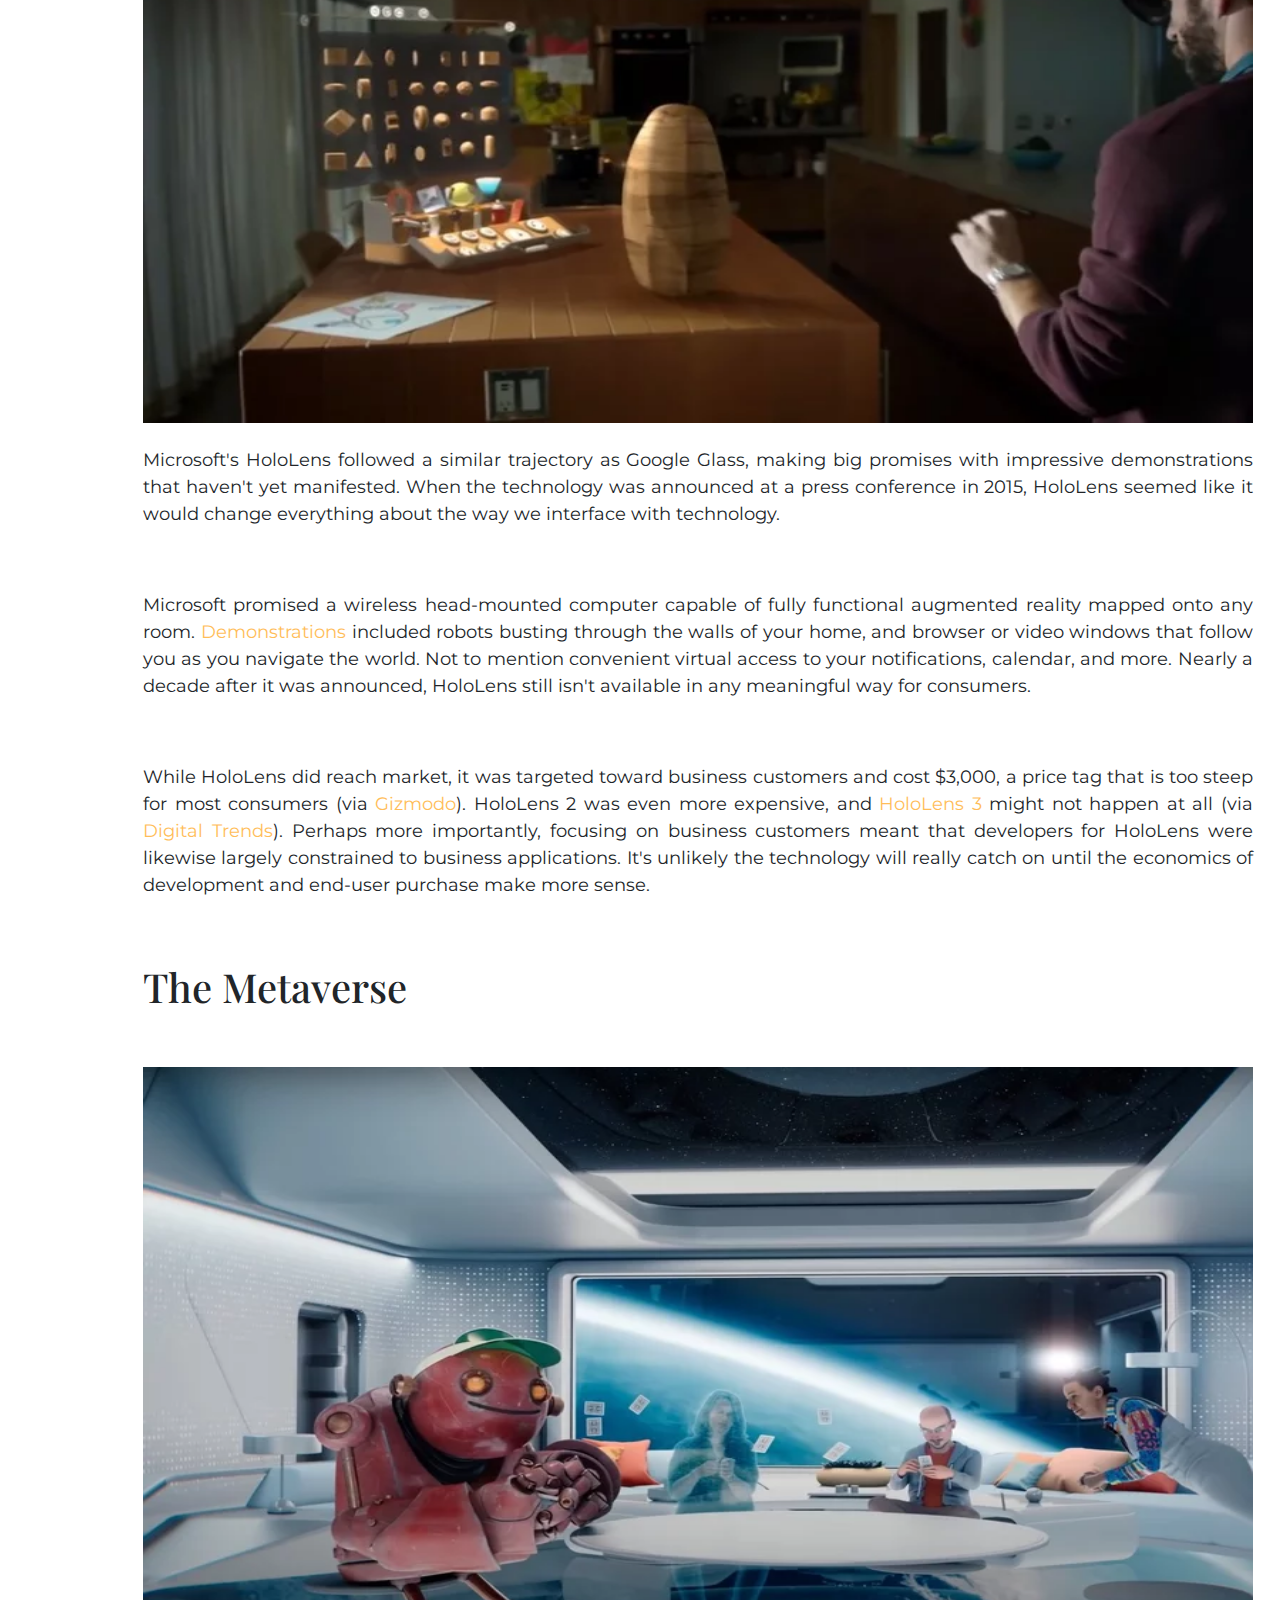
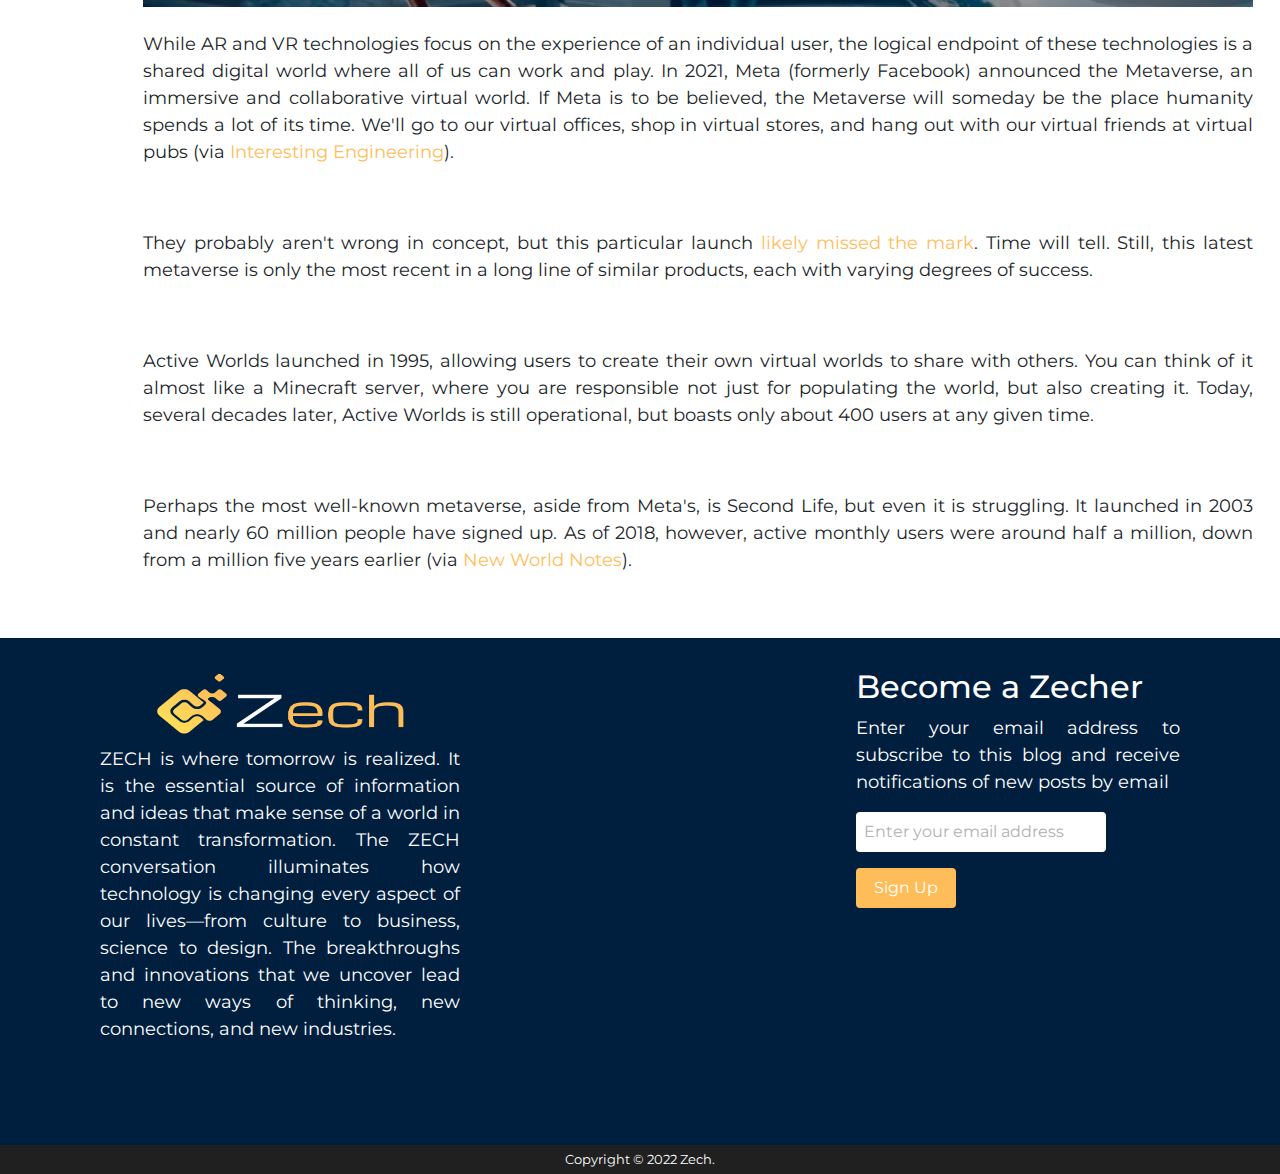
<file: ar.html>
<!DOCTYPE html>
<html lang="en">
<head>
  <meta charset="UTF-8">
  <meta http-equiv="X-UA-Compatible" content="IE=edge">
  <meta name="viewport" content="width=device-width, initial-scale=1.0">
  <title>Zech</title>
  <link rel="shortcut icon" type="x-icon" href="images/1logo.png">
	<!-- CSS only -->
	<link href="https://cdn.jsdelivr.net/npm/bootstrap@5.2.1/dist/css/bootstrap.min.css" rel="stylesheet" integrity="sha384-iYQeCzEYFbKjA/T2uDLTpkwGzCiq6soy8tYaI1GyVh/UjpbCx/TYkiZhlZB6+fzT" crossorigin="anonymous">

	<link rel="stylesheet" href="https://use.fontawesome.com/releases/v5.7.1/css/all.css" integrity="sha384-fnmOCqbTlWIlj8LyTjo7mOUStjsKC4pOpQbqyi7RrhN7udi9RwhKkMHpvLbHG9Sr" crossorigin="anonymous">
	<link rel="stylesheet" href="https://maxcdn.bootstrapcdn.com/bootstrap/4.0.0/css/bootstrap.min.css" integrity="sha384-Gn5384xqQ1aoWXA+058RXPxPg6fy4IWvTNh0E263XmFcJlSAwiGgFAW/dAiS6JXm" crossorigin="anonymous">
	<link rel="stylesheet" type="text/css" href="ar.css">
</head>
<body>
  <header>
    <div class="row ">
      <div class="col-4">
        <div class="website-header">
          <a href="index.html"><img class="logo" src="images/zzz).png"></a>
        </div>
      </div>	
      <div class="col-6">
        <nav class="navbar navbar-expand-md ">
            <!-- Toggler/collapsibe Button -->
          <button class="navbar-toggler" type="button" data-toggle="collapse" data-target="#collapsibleNavbar">
          <span class="navbar-toggler-icon"></span>
          </button>
            <!-- Navbar links -->
          <div class="collapse navbar-collapse " id="collapsibleNavbar">
            <ul class="navbar-nav">
              <li class="nav-item">
                <a class="nav-link " href="index.html">HOME</a>
              </li>
              <li class="nav-item">
                <a class="nav-link" href="aboutus.html">About Us</a>
              </li>
              <li class="nav-item">
                <a class="nav-link" href="tech.html">Tech</a>
              </li> 
              <li class="nav-item">
                  <a class="nav-link" href="contatcus.html">Contact Us</a>
                </li>
            </ul>
            <div class="col-2">
              <div class="searchpad"></div>
                <div class="search">
                  <input type="text" placeholder="Search" class="search-input">
                  <button class="search-button">
                    <img src="images/Vector_search_icon.svg.png" alt="" class="search-img">
                  </button>
                </div>
              </div>
            </div>
          </div>	 
        </nav>
      </div>
    </div>
  </header>	
    
    <div class="breaking-news-section">
      <span id="btext">JUST IN :</span>
      <marquee direction="left" onmouseover="this.stop()" onmouseout="this.start()">
        <a href="#" class="breaking-news">
          <p class="bntime">Sep 21, 2022 at 6:41 a.m</p>
          Crypto Needs ‘Global Regulatory Framework,' IMF Says</a>
        <a href="#" class="breaking-news"><p class="bntime">September 21, 2022</p>AI used to prepare for future Covid variants</a>
        <a href="#" class="breaking-news"><p class="bntime">SEP 19, 2022</p>The metaverse is becoming a platform to unite fashion communities</a>
      </marquee>
    </div>
  
    <div class="container">
      <h2><a class="bold" href="#">VR/AR Tech </a></h2>
      <br />
      <h1>The Biggest VR And AR Flops Of All Time</h1>
      <br />
      <h5>By Cassidy Ward</h5>
      <h5>Sep 17, 2022 at 12:41 p.m. EDT</h5>
      <br />
      <img class="addimg"
        src="images/Metaverse-real-estate-prices-are-booming.-This-is-why-1280x768.jpg"
        alt=""
      />
      <br />
      <br />
      <p>
        Is there any technology that has more persistently disappointed, while
        still maintaining public desire, than virtual reality? Our dogged
        pursuit of effective and immersive virtual and augmented reality,
        despite their many failures, is evidence of our endurance and
        willingness to overlook flaws when it comes to making cool stuff.
      </p>
      <br />
      <br />
      <p>
         Even though so many attempts
        have been disappointing — and some of them have been very disappointing
        — we can't seem to let go of the dream of seamlessly stepping into a
        virtual world like the oasis from "Ready Player One," or the metaverse
        from "Snow Crash."
      </p>
      <br />
      <p>
        On second thought, maybe it's best we haven't succeeded in building
        those worlds. In any event, virtual and augmented reality appear to have
        finally gained some foothold despite not being precisely what we
        imagined. If we stick it out, there's some evidence it will eventually
        pay off. As explained by <a href="#"> Strategy + Business</a>, technologies like virtual
        and augmented reality typically only succeed after a long lead-up. Any
        overnight tech success was likely a decade or more in the making, and VR
        is no different. The near wins, and even the obvious losses, could
        provide the foundation on which truly immersive digital realities are
        built. We just have to endure the flops.
      </p>
      <br />
      <br />
      <h1>Vitual Boy</h1>
      <br />
      <img class="addimg" src="images/virtual-boy-1663425663.webp" alt="" />
      <br />
      <br />
      <p>
        In the '90s, Nintendo was riding a wave of successive hits after the
        release of the NES, the Super NES, and the Game Boy. That success was
        certainly well earned, but might have given the company a little too
        much confidence. It was primed for a misstep.
      </p>
      <br />
      <br />
      <p>
        At the same time, the popularity of virtual reality was cresting, and
        the two forces came together into a product that has a certain cult
        appreciation, but was nonetheless a failure: Nintendo's Virtual Boy.
        According to <a href="#"> Fast Company</a>, the Virtual Boy might have been much cooler
        than what we eventually got, if not for a series of adjustments during
        development and launch. Nintendo was treading into largely unmapped
        territory, and it didn't want to get sued. The Virtual Boy was basically
        a collection of compromises and half measures, molded into a box you
        could stick your face inside.
      </p>
      <br />
      <br />
      <p>
        Consequently, the Virtual Boy sold only about 770,000 units in its
        lifetime (via <a href="#"> Nintendo Life</a>). That's compared to the <a href="#"> tens of millions of
        units</a> Nintendo was used to selling with its other consoles.
        Technological limitations also played into a failed launch. Graphics
        comprised entirely of red images on a black field just couldn't compete
        in a market obsessed with full color. While the Virtual Boy was
        objectively a complete game <a href="#"> console flop</a>, it was at least good enough
        that it's looked back on with fondness. It even got a <a href="#">  Google Cardboard
        reprisal</a> in 2016.
      </p>
      <br />
      <br />
      <h1>VR Movies</h1>
      <br />
      <br />
      <img class="addimg" src="images/vr-movies-1663425663.webp" alt="" />
      <br />
      <br />
      <p>
        At the start of VR's modern peak, when people started to believe in the
        technology again, there was talk of VR shifting away from games and
        toward movies. It makes a certain amount of intuitive sense; they're
        both visual mediums, after all. And who wouldn't want to experience
        <a href="#"> their favorite flicks in a more immersive way?</a>
      </p>
      <br />
      <br />
      <p>
        As explained by <a href="#"> Scientific American</a>, there have been some attempts to
        make VR movies work, but they have largely failed. Importantly, they
        didn't fail at being virtual reality, but they did fail at being movies.
        We probably should have seen it coming. Every time a movie or game is
        adapted to film, we have to reckon with the fact that different mediums
        cooperate with one another only against their will.
      </p>
      <br />
      <br />
      <p>
        As it turns out, movies have particular conventions that don't
        necessarily lend themselves to VR. As Scientific American goes on to
        explain, movies work because a filmmaker can control our attention. They
        lay out story beats confident that viewers aren't going to miss them
        because they are literally on display. The ability to look around in 360
        degrees at any given time threatens that sort of storytelling.
      </p>
      <br />
      <br />
      <p>
        Some creators have taken a hybrid approach, displaying movies in VR as
        if they are playing on a massive movie theater screen. While it can be
        fun once or twice, the novelty wears off pretty soon, and it's not
        exactly the medium-shattering shift some promised.
      </p>
      <br />
      <br />
      <h1>Magic Leap</h1>
      <br />
      <br /><img class="addimg" src="images/magic-leap-1663425663.webp" alt="" />
      <br />
      <br />
      <p>
        While virtual reality has more potential in the entertainment space,
        augmented reality might be the way most people in the future interface
        with virtual objects. The applications are broad, and the potential
        customer base is nearly limitless. Even people who aren't particularly
        interested in technology can see the benefits of having emails and other
        notifications delivered straight to your face.
      </p>
      <br />
      <br />
      <p>
        Anyone who has played the <a href="#"> AR mode in Pokémon Go</a> has at least a passing
        familiarity with how it works. A wearable computer generates digital
        assets which are overlaid on top of the real world. You can interact
        with the virtual world, without being caged inside of it.
      </p>
      <br />
      <br />
      <p>
        In 2019, <a href="#"> Magic Leap</a> was the bell of the ball when it came to AR
        startups. It made big promises about seamlessly blending virtual reality
        with actual reality. Their pitch must have been strong because they
        collected billions in funding from companies like Google and Disney (via
        Input). The company released impressive-looking advertising demos that
        promised a product capable of generating interactive games and a virtual
        workspace.
        <br />
        <br />
      </p>

      <p>
        When the first headset finally launched, it was quickly made clear that
        the Leap's capabilities were a little more virtual than anyone
        understood. Not only did it underperform, but the $2,300 price tag boxed
        out most of the customer base. Any leap is a gamble, and this one didn't
        pay off.
      </p>
      <br />
      <br />
      <h1>Google Glass</h1>
      <br />
      <br /><img class="addimg" src="images/google-glass-1663425663.webp" alt="" />
      <br />
      <br />
      <p>
        Google Glass was supposed to bring workable augmented reality to the
        world. When it was unveiled in 2012, it seemed like the obvious next
        step in portable computing. Cell phones had given us access to
        communication and the internet everywhere we went, and it only made
        sense that the next step would be to integrate those technologies more
        fully.
      </p>
      <br />
      <br />
      <p>
        In fairness to Google, Glass was crafted by the company's <a href="#"> X Development
        division</a> — previously Google X — a department in charge of its moonshot
        efforts. Those are projects that are understood to be long shots, but
        have incredible potential if they work. That suggests Google knew the
        projects had slim odds of working, but you wouldn't have known it from
        the advertising.
      </p>
      <br />
      <br />
      <p>
        Unlike some other devices which were bulky and unwieldy, Glass was
        relatively streamlined and unintrusive. Video demos boasted a device
        that put almost all of the functionality of your smartphone directly in
        your retina in real-time. Users were promised the ability to receive and
        respond to messages, check the calendar and weather, get travel updates
        and directions, and much more. As explained by <a href="#"> Investopedia</a>, it appears
        that Google got swept up in its own hype
      </p>
      <br />
      <br />
      <p>
        It didn't help that Glass was ultimately released in a sort of beta, in
        hopes of gaining crucial feedback from the public to improve the
        product. Even though Google was clear it was still essentially a
        prototype, $1,500 for an unfinished device didn't sit well.
      </p>
      <br />
      <br />
      <h1>Daqri</h1>
      <br />
      <br />
      <img class="addimg" src="images/daqri-1663425663.webp" alt="" />
      <br />
      <br />
      <p>
        After a few moderate successes in the AR space, Daqri decided to pivot
        away from consumer-level products in favor of courting business
        customers. They intended to do that by developing the ultimate augmented
        reality hardware and software for factory and office workers.
      </p>
      <br />
      <br />
      <p>
        The company pulled in roughly $300 million in funding, according to
        Protocol, and set to work building the AR headset of the future. The
        first product announcement in 2014 promised a hard hat intended for work
        in factory settings, equipped with an AR visor. The goal was to give
        workers access to useful information, laid on top of their actual
        workspace. Retailing for $15,000, the <a href="#"> AR helmet</a> just didn't capture
        market attention in the way the company hoped.
      </p>
      <br />
      <br />
      <p>
        Later, the company shifted gears to a smaller headset aimed at other
        professionals that retailed for $4,995 (via <a href="#"> The Verge</a>). It wasn't any
        more popular than the helmet. Eventually, the company shuttered, having
        never really brought its products to fruition. We may see Daqri's tech
        rise from the ashes in some other form down the line; the company's
        assets, along with some of its employees, were acquired by Snap for a
        reported $34 million (via <a href="#"> The Information</a>).
      </p>
      <br />
      <br />
      <h1>HoloLens</h1>
      <br />
      <br />
      <img class="addimg" src="images/hololens-1663425663.webp" alt="" />
      <br />
      <br />
      <p>
        Microsoft's HoloLens followed a similar trajectory as Google Glass,
        making big promises with impressive demonstrations that haven't yet
        manifested. When the technology was announced at a press conference in
        2015, HoloLens seemed like it would change everything about the way we
        interface with technology.
      </p>
      <br />
      <br />
      <p>
        Microsoft promised a wireless head-mounted computer capable of fully
        functional augmented reality mapped onto any room. <a href="#">Demonstrations</a> 
        included robots busting through the walls of your home, and browser or
        video windows that follow you as you navigate the world. Not to mention
        convenient virtual access to your notifications, calendar, and more.
        Nearly a decade after it was announced, HoloLens still isn't available
        in any meaningful way for consumers.
      </p>
      <br />
      <br />
      <p>
        While HoloLens did reach market, it was targeted toward business
        customers and cost $3,000, a price tag that is too steep for most
        consumers (via <a href="#"> Gizmodo</a>). HoloLens 2 was even more expensive, and
        <a href="#"> HoloLens 3</a> might not happen at all (via <a href="#"> Digital Trends</a>). Perhaps more
        importantly, focusing on business customers meant that developers for
        HoloLens were likewise largely constrained to business applications.
        It's unlikely the technology will really catch on until the economics of
        development and end-user purchase make more sense.
      </p>
      <br />
      <br />
      <h1>The Metaverse</h1>
      <br />
      <br />
      <img class="addimg" src="images/the-metaverse-1663432807.webp" alt="" />
      <br />
      <br />
      <p>
        While AR and VR technologies focus on the experience of an individual
        user, the logical endpoint of these technologies is a shared digital
        world where all of us can work and play. In 2021, Meta (formerly
        Facebook) announced the Metaverse, an immersive and collaborative
        virtual world. If Meta is to be believed, the Metaverse will someday be
        the place humanity spends a lot of its time. We'll go to our virtual
        offices, shop in virtual stores, and hang out with our virtual friends
        at virtual pubs (via <a href="#"> Interesting Engineering</a>).
      </p>
      <br />
      <br />
      <p>
        They probably aren't wrong in concept, but this particular launch <a href="#"> likely
        missed the mark</a>. Time will tell. Still, this latest metaverse is only
        the most recent in a long line of similar products, each with varying
        degrees of success.
      </p>
      <br />
      <br />
      <p>
        Active Worlds launched in 1995, allowing users to create their own
        virtual worlds to share with others. You can think of it almost like a
        Minecraft server, where you are responsible not just for populating the
        world, but also creating it. Today, several decades later, Active Worlds
        is still operational, but boasts only about 400 users at any given time.
      </p>
      <br />
      <br />
      <p>
        Perhaps the most well-known metaverse, aside from Meta's, is Second
        Life, but even it is struggling. It launched in 2003 and nearly 60
        million people have signed up. As of 2018, however, active monthly users
        were around half a million, down from a million five years earlier (via
        <a href="#"> New World Notes</a>).
      </p>
    </div>
    
		<footer>
			<div class="social-links">
				<section>
					<img class="flogo" src="images/zzz).png">
					<br>
					<br>
					<br>
					<br>
					<div class="social-icons-footer">
						<p>ZECH is where tomorrow is realized. It is the essential source of information and ideas that make sense of a world in constant transformation. The ZECH conversation illuminates how technology is changing every aspect of our lives—from culture to business, science to design. The breakthroughs and innovations that we uncover lead to new ways of thinking, new connections, and new industries.
						</p>
						<a href="" class="icon"><i class="fab fa-facebook"></i></a>
						<a href="" class="icon"><i class="fab fa-twitter-square"></i></a>
						<a href="" class="icon"><i class="fab fa-google-plus-square"></i></a>
						<a href="" class="icon"><i class="fab fa-instagram"></i></a>
						<a href="" class="icon"><i class="fab fa-youtube-square"></i></a>
						<a href="" class="icon"><i class="fab fa-linkedin"></i></a>
					</div>
				</section>
				
				
				<section class="Subscribe">
					<h2>Become a Zecher</h2>
					<p>Enter your email address to subscribe to this blog and receive notifications of new posts by email</p>
					<input type="email" placeholder="Enter your email address" id="footer-email">
      <input type="submit" value="Sign Up" id="footer-email-btn">
				</section>
			</div>
			
			
			<div class="copyright">Copyright © 2022 Zech.</div>
		</footer>
		<!-- JavaScript Bundle with Popper -->
<script src="https://cdn.jsdelivr.net/npm/bootstrap@5.2.1/dist/js/bootstrap.bundle.min.js" integrity="sha384-u1OknCvxWvY5kfmNBILK2hRnQC3Pr17a+RTT6rIHI7NnikvbZlHgTPOOmMi466C8" crossorigin="anonymous"></script>
		<script src="https://code.jquery.com/jquery-3.2.1.slim.min.js" integrity="sha384-KJ3o2DKtIkvYIK3UENzmM7KCkRr/rE9/Qpg6aAZGJwFDMVNA/GpGFF93hXpG5KkN" crossorigin="anonymous"></script>
		<script src="https://cdnjs.cloudflare.com/ajax/libs/popper.js/1.12.9/umd/popper.min.js" integrity="sha384-ApNbgh9B+Y1QKtv3Rn7W3mgPxhU9K/ScQsAP7hUibX39j7fakFPskvXusvfa0b4Q" crossorigin="anonymous"></script>
		<script src="https://maxcdn.bootstrapcdn.com/bootstrap/4.0.0/js/bootstrap.min.js" integrity="sha384-JZR6Spejh4U02d8jOt6vLEHfe/JQGiRRSQQxSfFWpi1MquVdAyjUar5+76PVCmYl" crossorigin="anonymous"></script>
</body>
</html>
</file>
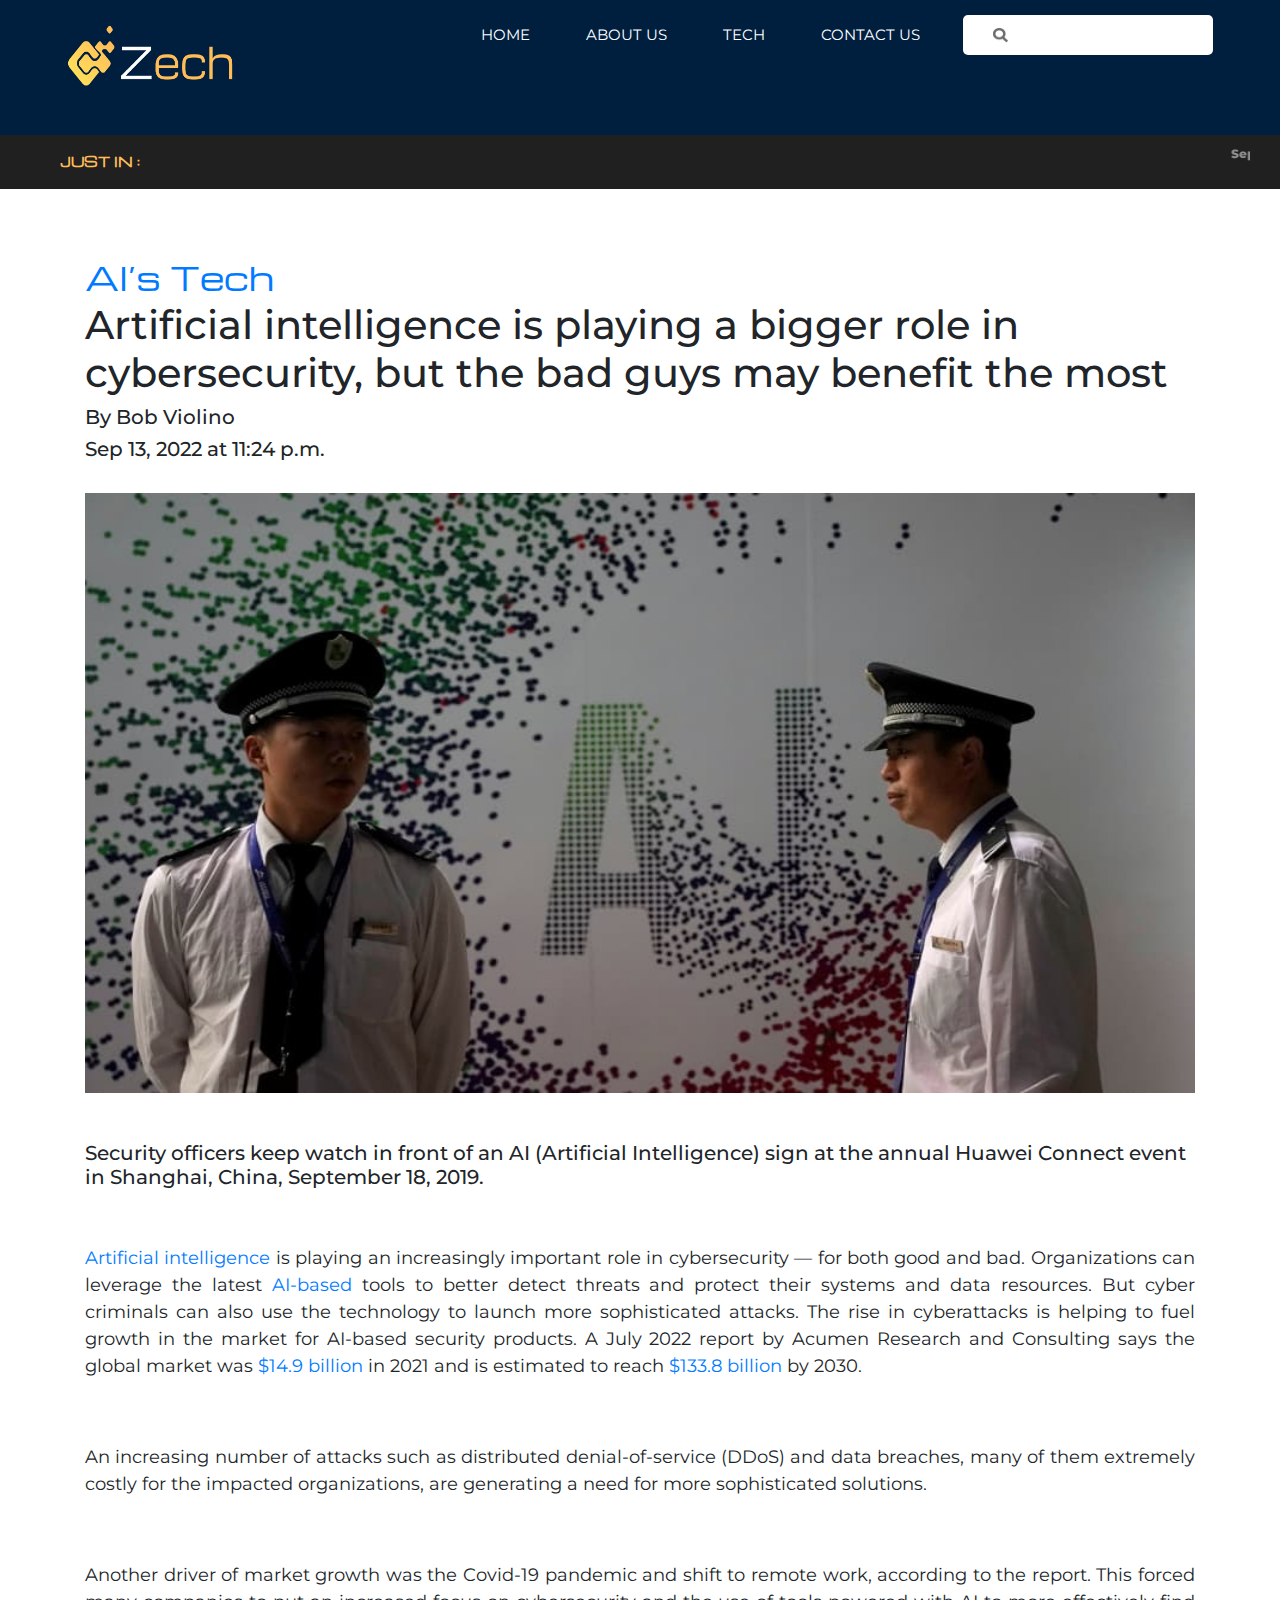
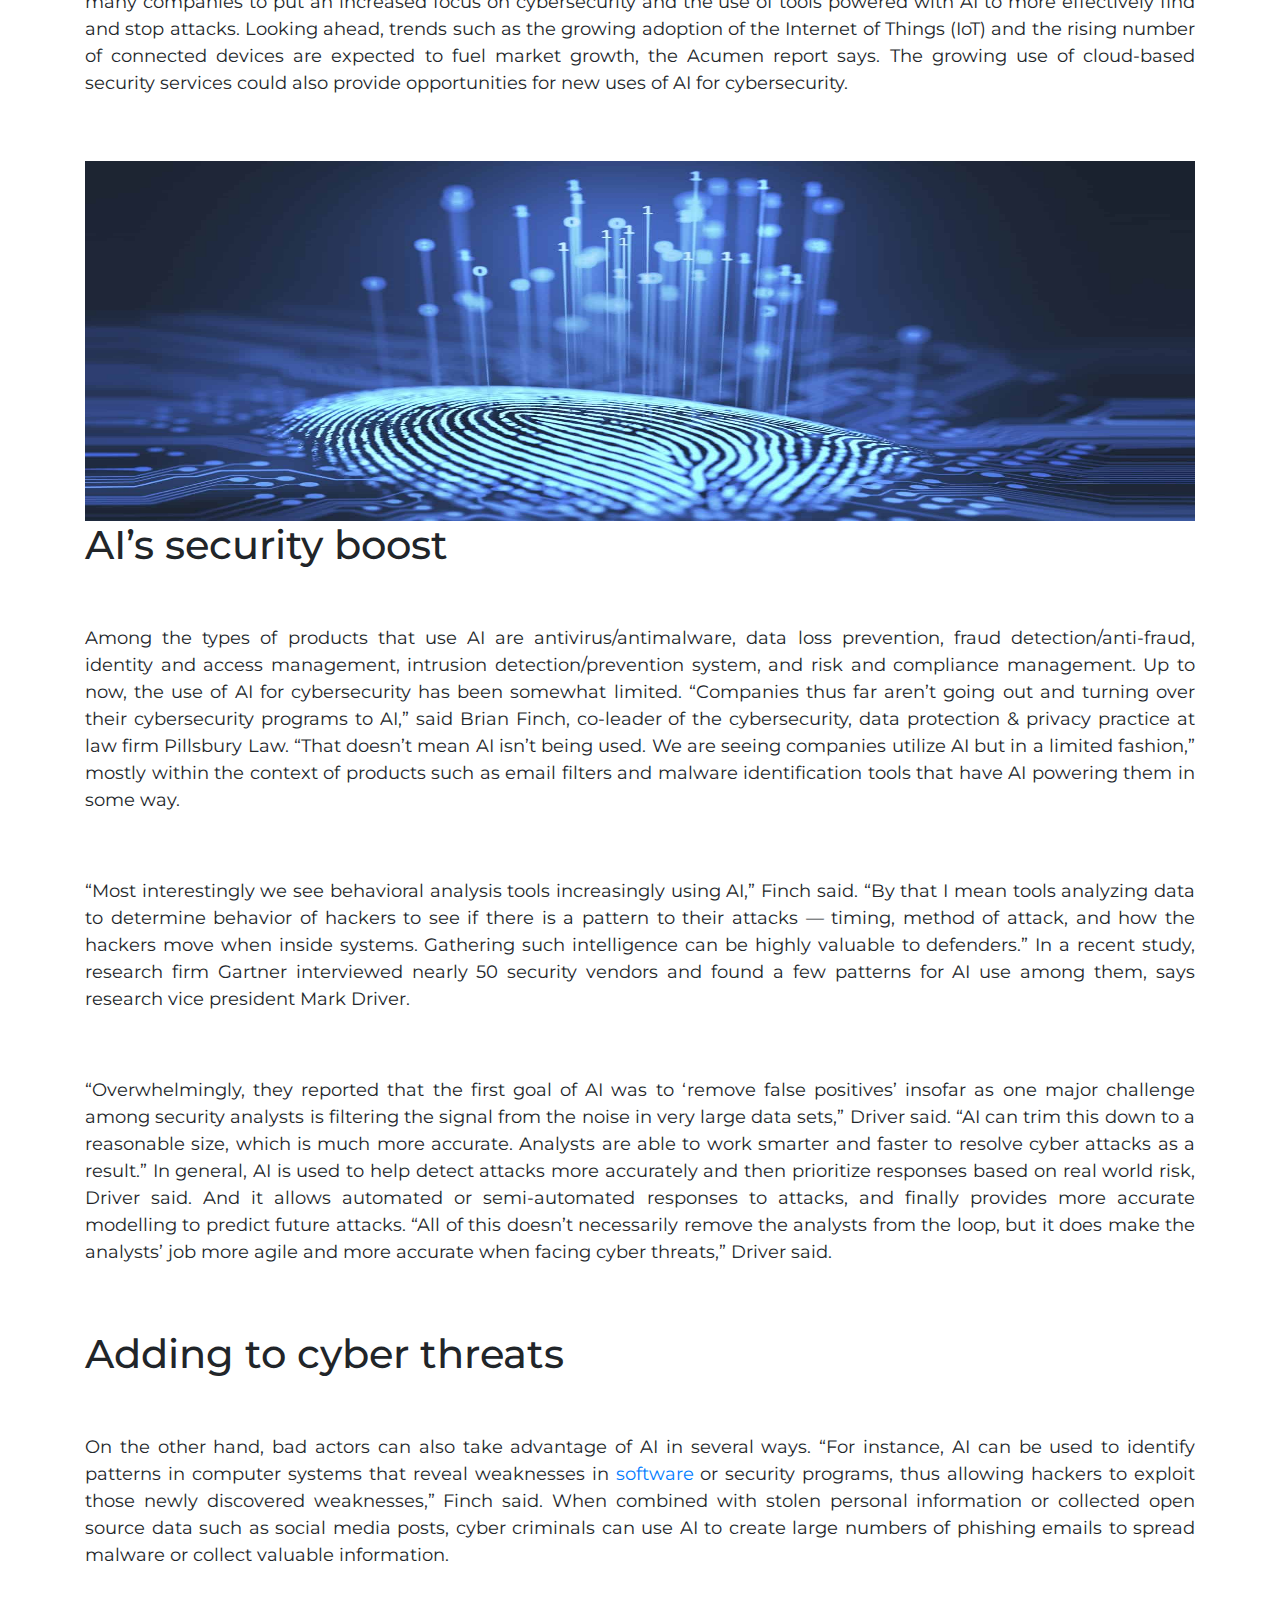
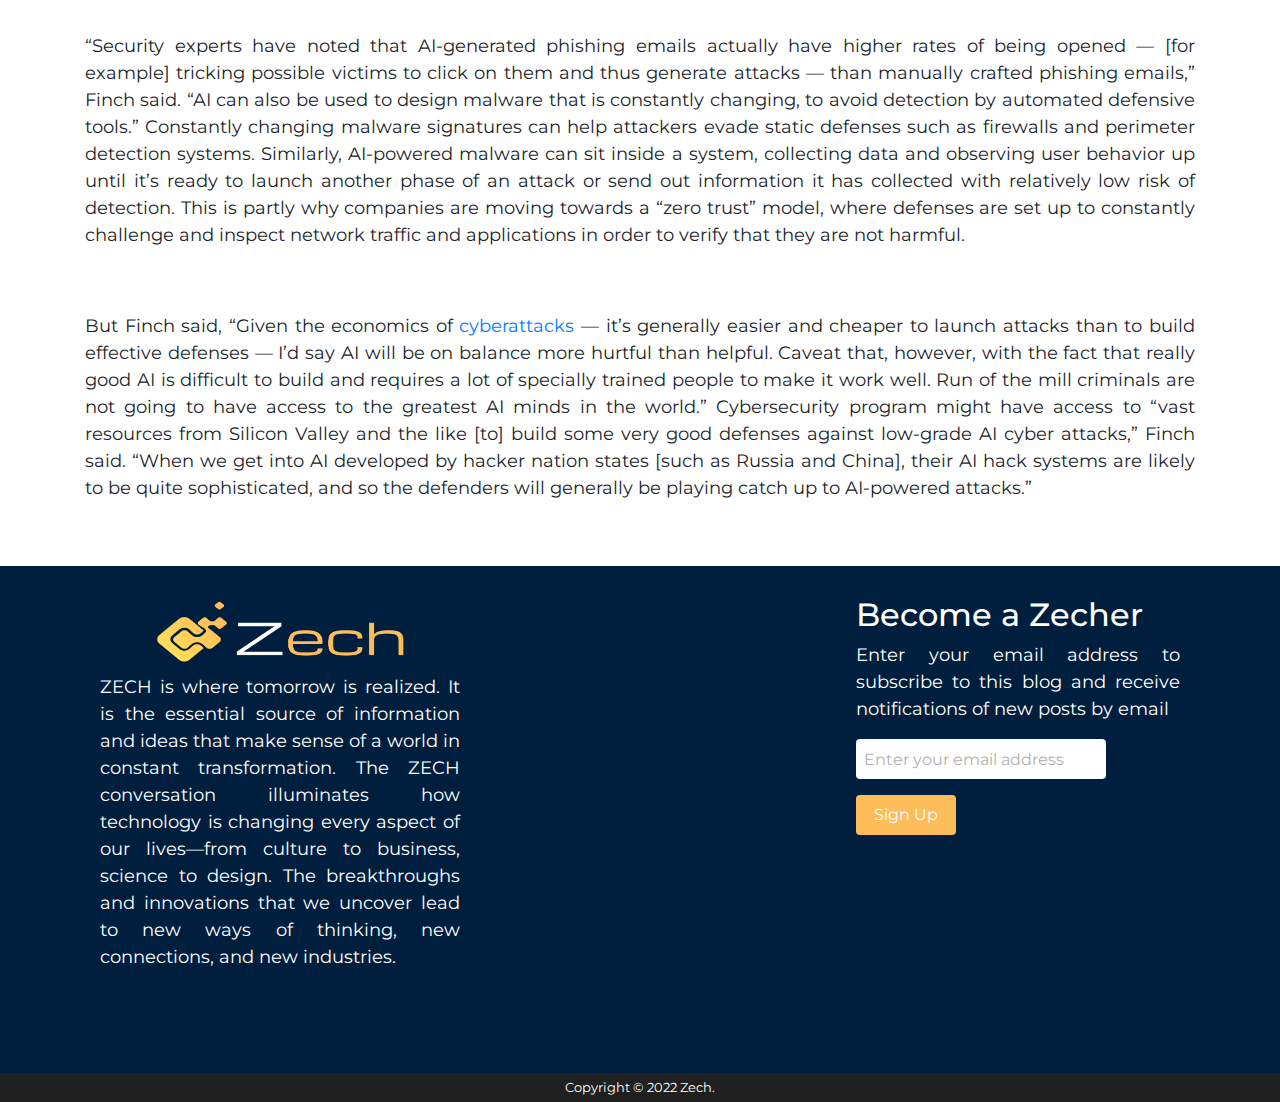
<file: artificialintelligence.html>
<!DOCTYPE html>
<html lang="en">
<head>
  <meta charset="UTF-8">
  <meta http-equiv="X-UA-Compatible" content="IE=edge">
  <meta name="viewport" content="width=device-width, initial-scale=1.0">
  <title>Document</title>
  <link rel="stylesheet" href="artificialintelligence.css">
  <!-- CSS only -->
	<link href="https://cdn.jsdelivr.net/npm/bootstrap@5.2.1/dist/css/bootstrap.min.css" rel="stylesheet" integrity="sha384-iYQeCzEYFbKjA/T2uDLTpkwGzCiq6soy8tYaI1GyVh/UjpbCx/TYkiZhlZB6+fzT" crossorigin="anonymous">

	<link rel="stylesheet" href="https://use.fontawesome.com/releases/v5.7.1/css/all.css" integrity="sha384-fnmOCqbTlWIlj8LyTjo7mOUStjsKC4pOpQbqyi7RrhN7udi9RwhKkMHpvLbHG9Sr" crossorigin="anonymous">
	<link rel="stylesheet" href="https://maxcdn.bootstrapcdn.com/bootstrap/4.0.0/css/bootstrap.min.css" integrity="sha384-Gn5384xqQ1aoWXA+058RXPxPg6fy4IWvTNh0E263XmFcJlSAwiGgFAW/dAiS6JXm" crossorigin="anonymous">

</head>
<body>
  <header>
    <div class="row ">
      <div class="col-4">
        <div class="website-header">
          <a href="index.html"><img class="logo" src="images/zzz).png"></a>
        </div>
      </div>	
      <div class="col-6">
        <nav class="navbar navbar-expand-md ">
            <!-- Toggler/collapsibe Button -->
          <button class="navbar-toggler" type="button" data-toggle="collapse" data-target="#collapsibleNavbar">
          <span class="navbar-toggler-icon"></span>
          </button>
            <!-- Navbar links -->
          <div class="collapse navbar-collapse " id="collapsibleNavbar">
            <ul class="navbar-nav">
              <li class="nav-item">
                <a class="nav-link " href="index.html">HOME</a>
              </li>
              <li class="nav-item">
                <a class="nav-link" href="aboutus.html">About Us</a>
              </li>
              <li class="nav-item">
                <a class="nav-link" href="tech.html">Tech</a>
              </li> 
              <li class="nav-item">
                  <a class="nav-link" href="contatcus.html">Contact Us</a>
                </li>
            </ul>
            <div class="col-2">
              <div class="searchpad"></div>
                <div class="search">
                  <input type="text" placeholder="Search" class="search-input">
                  <button class="search-button">
                    <img src="images/Vector_search_icon.svg.png" alt="" class="search-img">
                  </button>
                </div>
              </div>
            </div>
          </div>	 
        </nav>
      </div>
    </div>
  </header>	
    
    <div class="breaking-news-section">
      <span id="btext">JUST IN :</span>
      <marquee direction="left" onmouseover="this.stop()" onmouseout="this.start()">
        <a href="#" class="breaking-news">
          <p class="bntime">Sep 21, 2022 at 6:41 a.m</p>
          Crypto Needs ‘Global Regulatory Framework,' IMF Says</a>
        <a href="#" class="breaking-news"><p class="bntime">September 21, 2022</p>AI used to prepare for future Covid variants</a>
        <a href="#" class="breaking-news"><p class="bntime">SEP 19, 2022</p>The metaverse is becoming a platform to unite fashion communities</a>
      </marquee>
    </div>
  
  
  <div class="container">
    <a class="bold" href="#">AI’s Tech </a></h2>
    <h1>
      
      Artificial intelligence is playing a bigger role in cybersecurity, but the bad guys may benefit the most
    </h1>
    <h5>By Bob Violino</h5>
    <h5>Sep 13, 2022 at 11:24 p.m.</h5>
    <br>
    <img src="images/106957518-16339569142021-10-11t064516z_1521254046_rc2i7q9y9lgu_rtrmadp_0_usa-china-ai.jpeg" alt="">
    <br>
    <br>
    <br>
    <h5>Security officers keep watch in front of an AI (Artificial Intelligence) sign at the annual Huawei Connect event in Shanghai, China, September 18, 2019.</h5>
    <br>
    <br>
    <p><a href="#"> Artificial intelligence</a> is playing an increasingly important role in cybersecurity — for both good and bad. Organizations can leverage the latest <a href="#"> AI-based</a> tools to better detect threats and protect their systems and data resources. But cyber criminals can also use the technology to launch more sophisticated attacks.

    The rise in cyberattacks is helping to fuel growth in the market for AI-based security products. A July 2022 report by Acumen Research and Consulting says the global market was <a href="#">$14.9 billion</a> in 2021 and is estimated to reach <a href="#">$133.8 billion </a>by 2030.</p>
    <br>
    <br>
    <p>An increasing number of attacks such as distributed denial-of-service (DDoS) and data breaches, many of them extremely costly for the impacted organizations, are generating a need for more sophisticated solutions.</p>
    <br>
    <br>
    <p>Another driver of market growth was the Covid-19 pandemic and shift to remote work, according to the report. This forced many companies to put an increased focus on cybersecurity and the use of tools powered with AI to more effectively find and stop attacks.

    Looking ahead, trends such as the growing adoption of the Internet of Things (IoT) and the rising number of connected devices are expected to fuel market growth, the Acumen report says. The growing use of cloud-based security services could also provide opportunities for new uses of AI for cybersecurity.</p>
    <br>
    <br>
    <img class="addimg" src="images/cybersecurity-ai-boost-header-image.jpg" alt="">
    <h1>AI’s security boost</h1>
    <br>
    <br>
    <p>Among the types of products that use AI are antivirus/antimalware, data loss prevention, fraud detection/anti-fraud, identity and access management, intrusion detection/prevention system, and risk and compliance management.

    Up to now, the use of AI for cybersecurity has been somewhat limited. “Companies thus far aren’t going out and turning over their cybersecurity programs to AI,” said Brian Finch, co-leader of the cybersecurity, data protection & privacy practice at law firm Pillsbury Law. “That doesn’t mean AI isn’t being used. We are seeing companies utilize AI but in a limited fashion,” mostly within the context of products such as email filters and malware identification tools that have AI powering them in some way.</p>
    <br>
    <br>
    <p>“Most interestingly we see behavioral analysis tools increasingly using AI,” Finch said. “By that I mean tools analyzing data to determine behavior of hackers to see if there is a pattern to their attacks — timing, method of attack, and how the hackers move when inside systems. Gathering such intelligence can be highly valuable to defenders.”

    In a recent study, research firm Gartner interviewed nearly 50 security vendors and found a few patterns for AI use among them, says research vice president Mark Driver.</p> 
    <br>
    <br>
    <p>“Overwhelmingly, they reported that the first goal of AI was to ‘remove false positives’ insofar as one major challenge among security analysts is filtering the signal from the noise in very large data sets,” Driver said. “AI can trim this down to a reasonable size, which is much more accurate. Analysts are able to work smarter and faster to resolve cyber attacks as a result.”

    In general, AI is used to help detect attacks more accurately and then prioritize responses based on real world risk, Driver said. And it allows automated or semi-automated responses to attacks, and finally provides more accurate modelling to predict future attacks. “All of this doesn’t necessarily remove the analysts from the loop, but it does make the analysts’ job more agile and more accurate when facing cyber threats,” Driver said.</p>
    <br>
    <br>
    <h1>Adding to cyber threats</h1>
    <br>
    <br>
    <p>On the other hand, bad actors can also take advantage of AI in several ways. “For instance, AI can be used to identify patterns in computer systems that reveal weaknesses in <a href="#"> software </a>or security programs, thus allowing hackers to exploit those newly discovered weaknesses,” Finch said.

    When combined with stolen personal information or collected open source data such as social media posts, cyber criminals can use AI to create large numbers of phishing emails to spread malware or collect valuable information.</p>
    <br>
    <br>
    <p>
    “Security experts have noted that AI-generated phishing emails actually have higher rates of being opened — [for example] tricking possible victims to click on them and thus generate attacks — than manually crafted phishing emails,” Finch said. “AI can also be used to design malware that is constantly changing, to avoid detection by automated defensive tools.”

    Constantly changing malware signatures can help attackers evade static defenses such as firewalls and perimeter detection systems. Similarly, AI-powered malware can sit inside a system, collecting data and observing user behavior up until it’s ready to launch another phase of an attack or send out information it has collected with relatively low risk of detection. This is partly why companies are moving towards a “zero trust” model, where defenses are set up to constantly challenge and inspect network traffic and applications in order to verify that they are not harmful.
    </p>
    <br>
    <br>
    <p>But Finch said, “Given the economics of <a href="#"> cyberattacks</a> — it’s generally easier and cheaper to launch attacks than to build effective defenses — I’d say AI will be on balance more hurtful than helpful. Caveat that, however, with the fact that really good AI is difficult to build and requires a lot of specially trained people to make it work well. Run of the mill criminals are not going to have access to the greatest AI minds in the world.”

    Cybersecurity program might have access to “vast resources from Silicon Valley and the like [to] build some very good defenses against low-grade AI cyber attacks,” Finch said. “When we get into AI developed by hacker nation states [such as Russia and China], their AI hack systems are likely to be quite sophisticated, and so the defenders will generally be playing catch up to AI-powered attacks.”</p>
  </div>
            
  <footer>
    <div class="social-links">
      <section>
        <img class="flogo" src="images/zzz).png">
        <br>
        <br>
        <br>
        <br>
        <div class="social-icons-footer">
          <p>ZECH is where tomorrow is realized. It is the essential source of information and ideas that make sense of a world in constant transformation. The ZECH conversation illuminates how technology is changing every aspect of our lives—from culture to business, science to design. The breakthroughs and innovations that we uncover lead to new ways of thinking, new connections, and new industries.
          </p>
          <a href=""><i class="fab fa-facebook"></i></a>
          <a href=""><i class="fab fa-twitter-square"></i></a>
          <a href=""><i class="fab fa-google-plus-square"></i></a>
          <a href=""><i class="fab fa-instagram"></i></a>
          <a href=""><i class="fab fa-youtube-square"></i></a>
          <a href=""><i class="fab fa-linkedin"></i></a>
        </div>
      </section>
      
      
      <section class="Subscribe">
        <h2>Become a Zecher</h2>
        <p>Enter your email address to subscribe to this blog and receive notifications of new posts by email</p>
        <input type="email" placeholder="Enter your email address" id="footer-email">
    <input type="submit" value="Sign Up" id="footer-email-btn">
      </section>
    </div>
    
    
    <div class="copyright">Copyright © 2022 Zech.</div>
  </footer>
  <!-- JavaScript Bundle with Popper -->
<script src="https://cdn.jsdelivr.net/npm/bootstrap@5.2.1/dist/js/bootstrap.bundle.min.js" integrity="sha384-u1OknCvxWvY5kfmNBILK2hRnQC3Pr17a+RTT6rIHI7NnikvbZlHgTPOOmMi466C8" crossorigin="anonymous"></script>
  <script src="https://code.jquery.com/jquery-3.2.1.slim.min.js" integrity="sha384-KJ3o2DKtIkvYIK3UENzmM7KCkRr/rE9/Qpg6aAZGJwFDMVNA/GpGFF93hXpG5KkN" crossorigin="anonymous"></script>
  <script src="https://cdnjs.cloudflare.com/ajax/libs/popper.js/1.12.9/umd/popper.min.js" integrity="sha384-ApNbgh9B+Y1QKtv3Rn7W3mgPxhU9K/ScQsAP7hUibX39j7fakFPskvXusvfa0b4Q" crossorigin="anonymous"></script>
  <script src="https://maxcdn.bootstrapcdn.com/bootstrap/4.0.0/js/bootstrap.min.js" integrity="sha384-JZR6Spejh4U02d8jOt6vLEHfe/JQGiRRSQQxSfFWpi1MquVdAyjUar5+76PVCmYl" crossorigin="anonymous"></script>
</body>
</html>
</file>
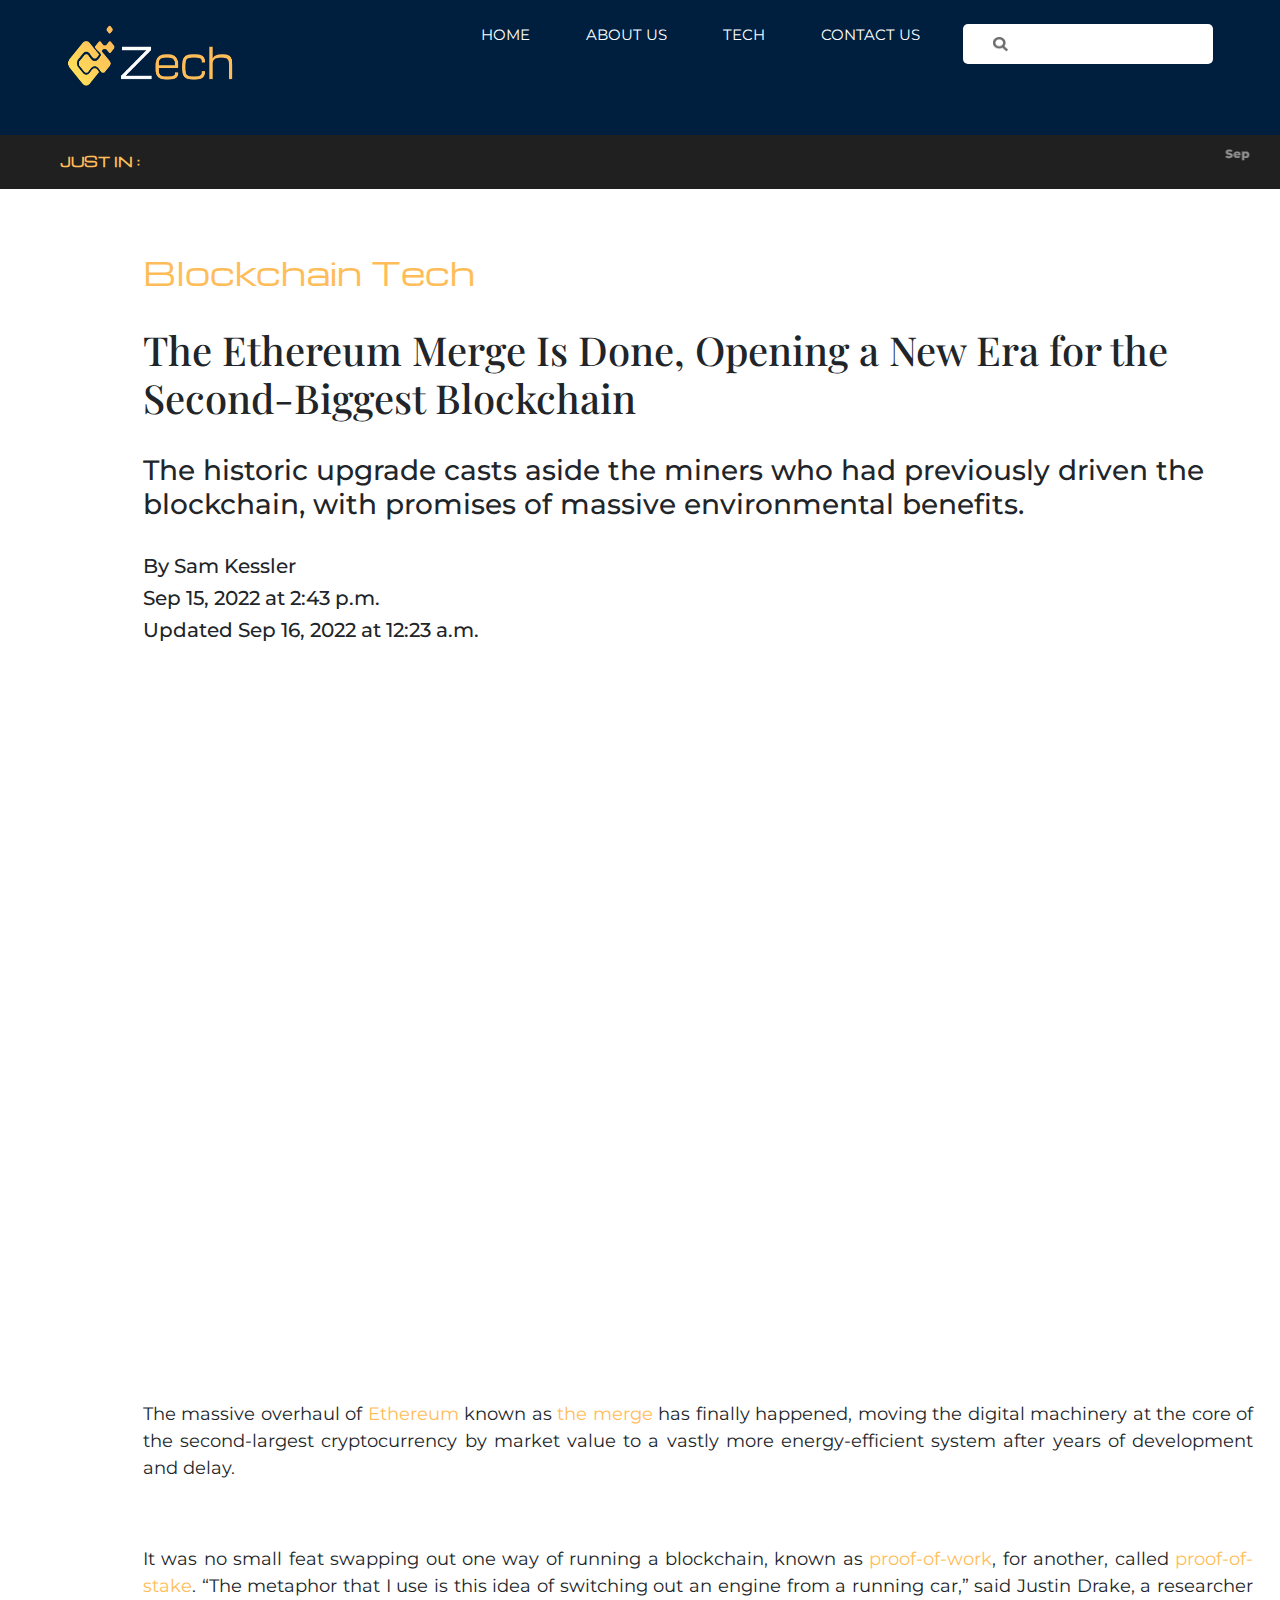
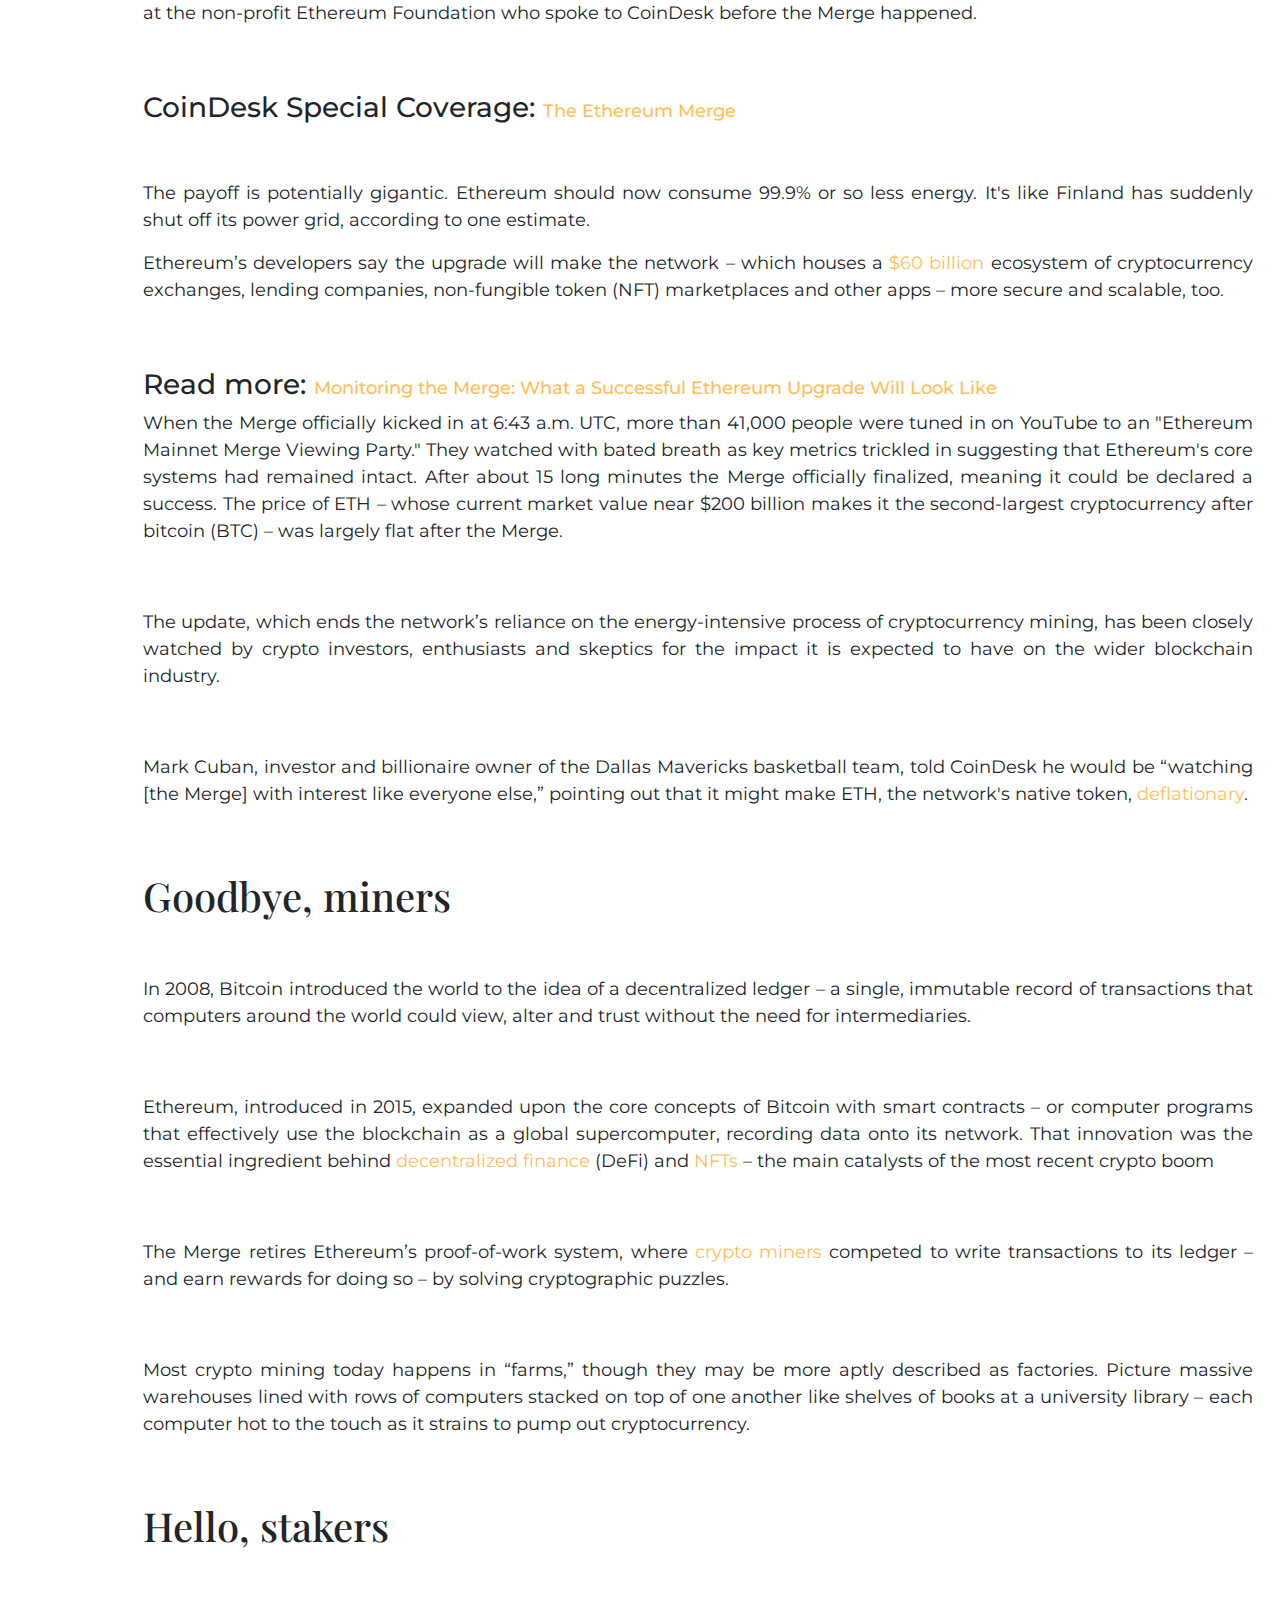
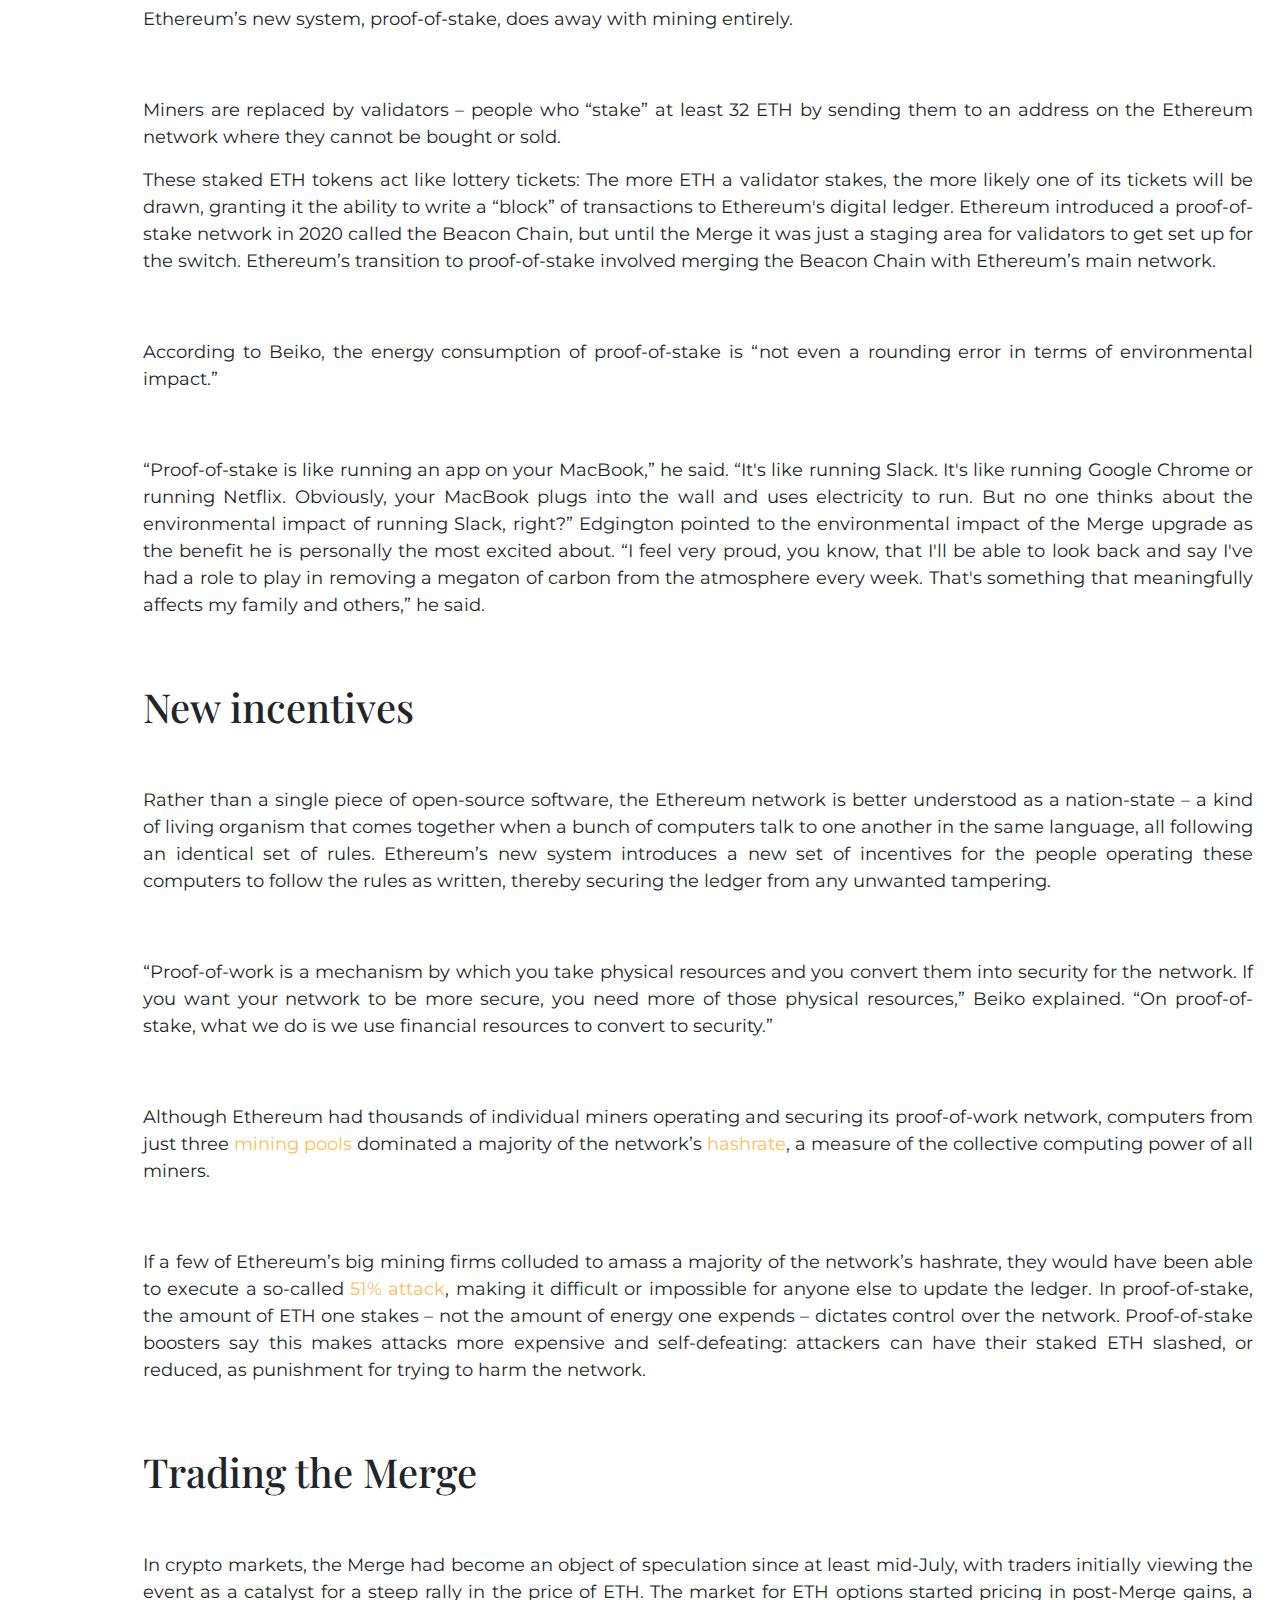
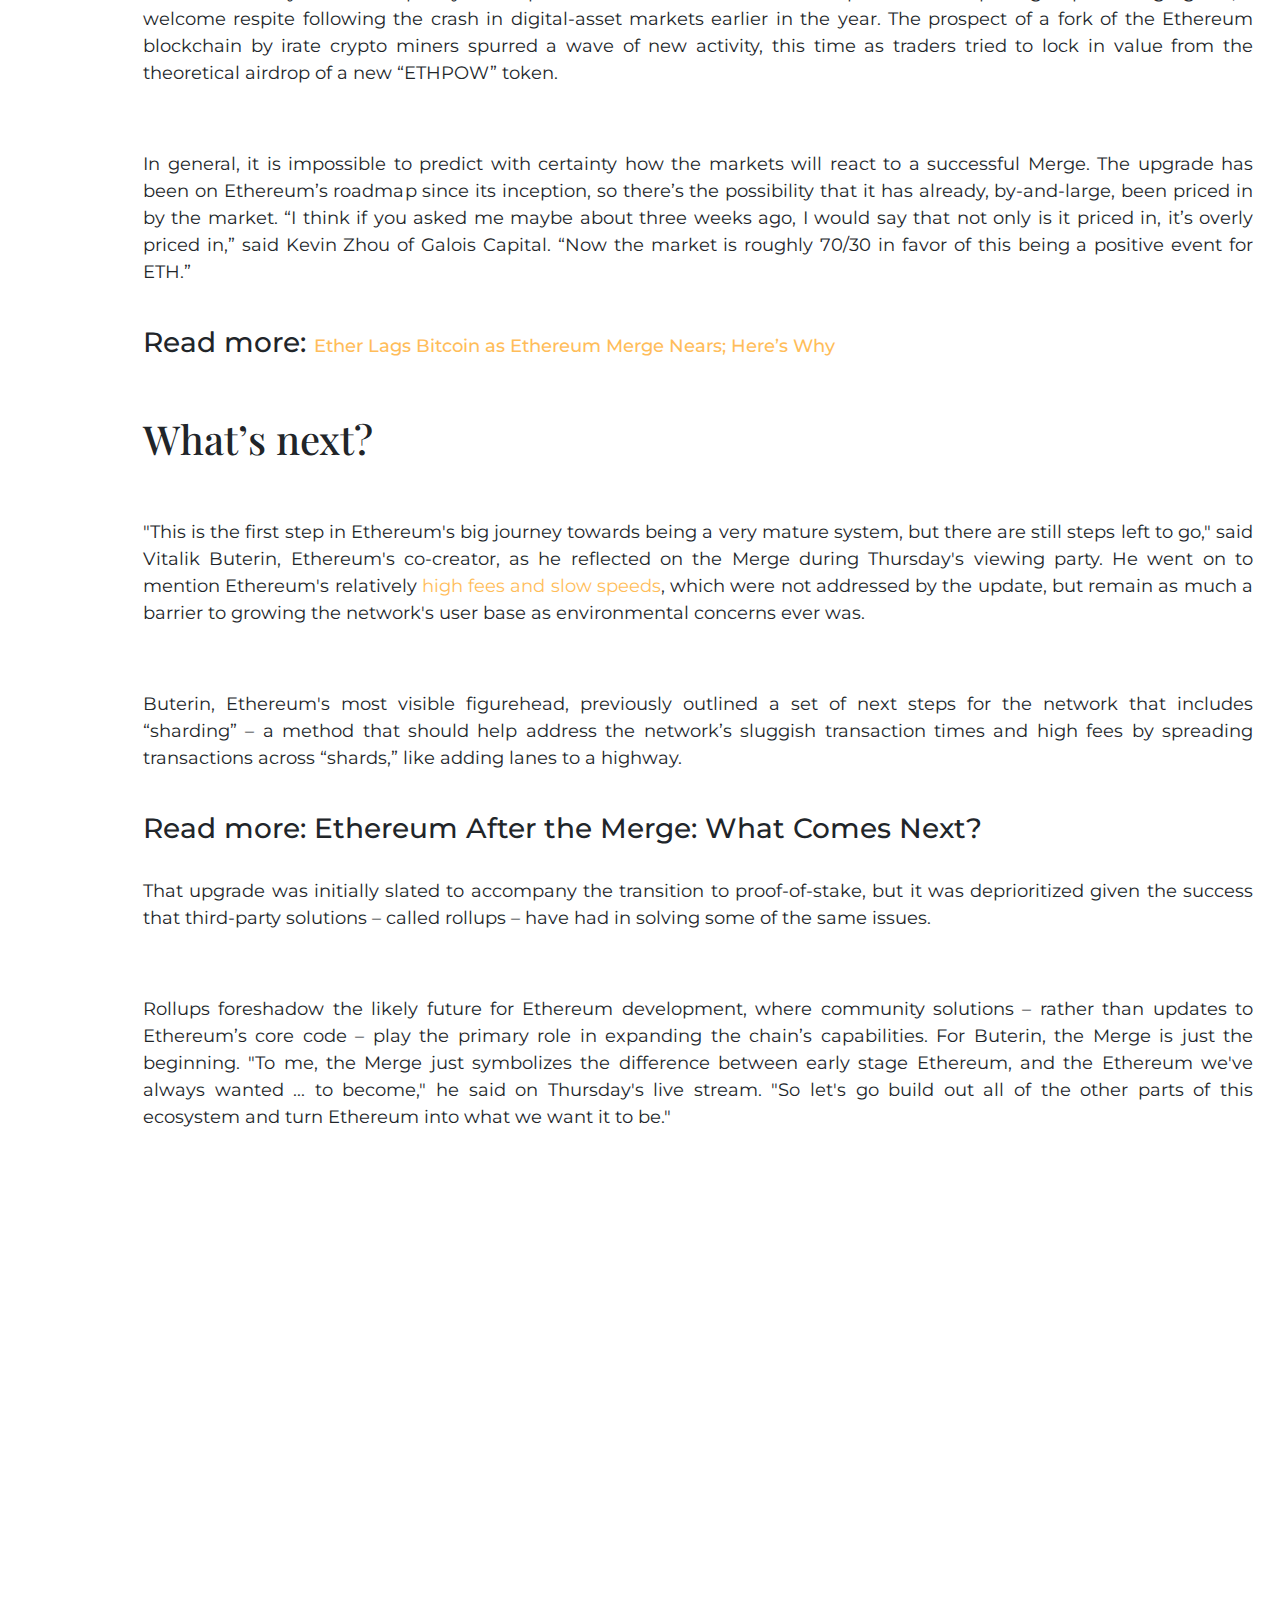
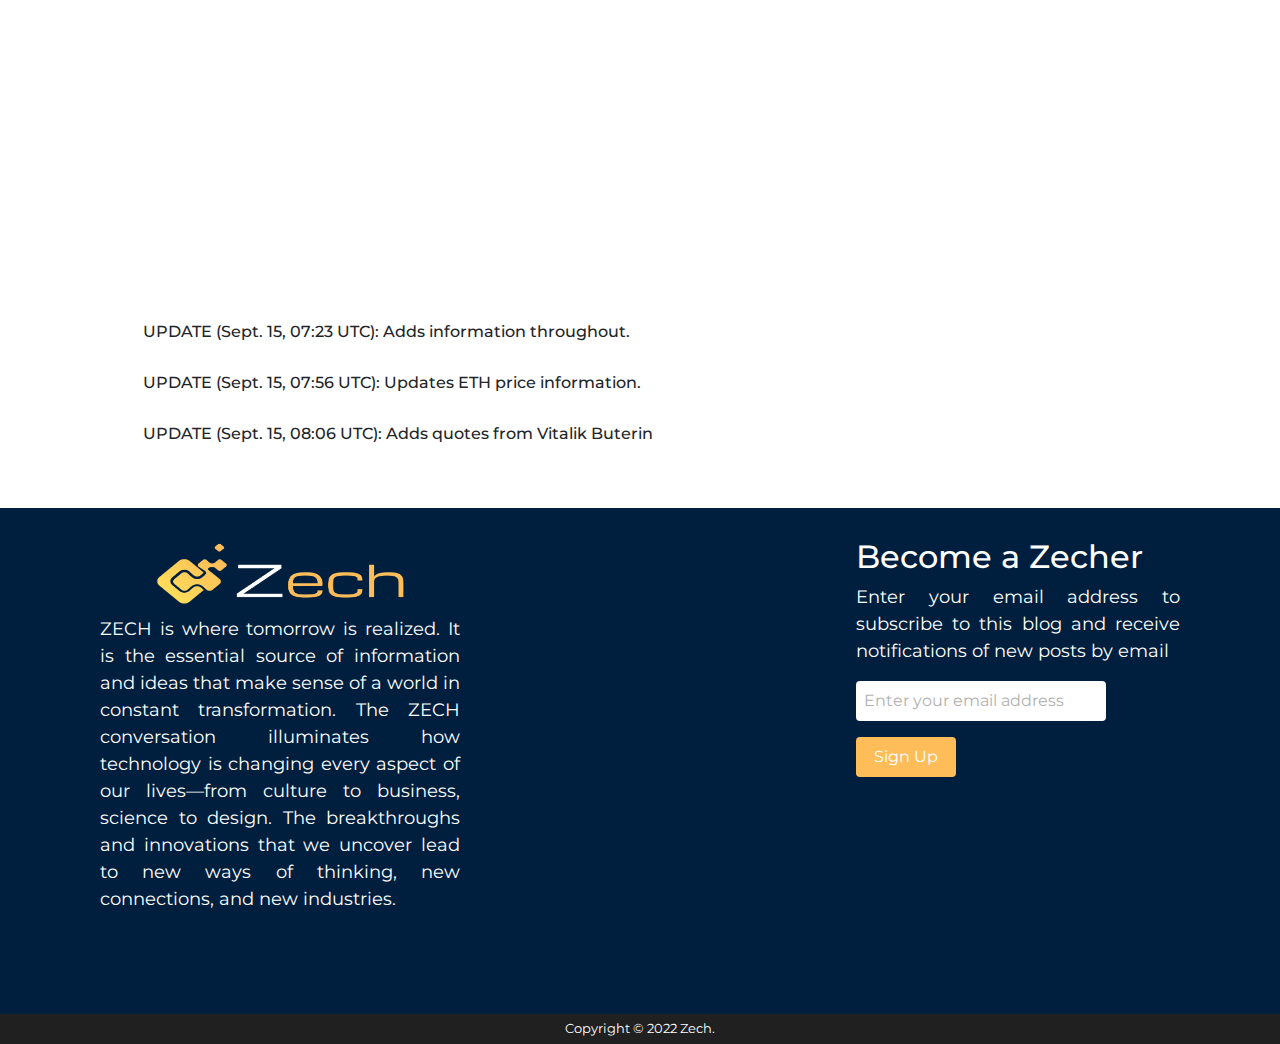
<file: blockchain.html>
<!DOCTYPE html>
<html lang="en">
<head>
  <meta charset="UTF-8">
  <meta http-equiv="X-UA-Compatible" content="IE=edge">
  <meta name="viewport" content="width=device-width, initial-scale=1.0">
  <title>Zech</title>
  <link rel="shortcut icon" type="x-icon" href="images/1logo.png">
	<!-- CSS only -->
	<link href="https://cdn.jsdelivr.net/npm/bootstrap@5.2.1/dist/css/bootstrap.min.css" rel="stylesheet" integrity="sha384-iYQeCzEYFbKjA/T2uDLTpkwGzCiq6soy8tYaI1GyVh/UjpbCx/TYkiZhlZB6+fzT" crossorigin="anonymous">

	<link rel="stylesheet" href="https://use.fontawesome.com/releases/v5.7.1/css/all.css" integrity="sha384-fnmOCqbTlWIlj8LyTjo7mOUStjsKC4pOpQbqyi7RrhN7udi9RwhKkMHpvLbHG9Sr" crossorigin="anonymous">
	<link rel="stylesheet" href="https://maxcdn.bootstrapcdn.com/bootstrap/4.0.0/css/bootstrap.min.css" integrity="sha384-Gn5384xqQ1aoWXA+058RXPxPg6fy4IWvTNh0E263XmFcJlSAwiGgFAW/dAiS6JXm" crossorigin="anonymous">
	<link rel="stylesheet" type="text/css" href="blockchain.css">
</head>
<body>
  <header>
    <div class="row ">
      <div class="col-4">
        <div class="website-header">
          <a href="index.html"><img class="logo" src="images/zzz).png"></a>
        </div>
      </div>	
      <div class="col-6">
        <nav class="navbar navbar-expand-md ">
            <!-- Toggler/collapsibe Button -->
          <button class="navbar-toggler" type="button" data-toggle="collapse" data-target="#collapsibleNavbar">
          <span class="navbar-toggler-icon"></span>
          </button>
            <!-- Navbar links -->
          <div class="collapse navbar-collapse " id="collapsibleNavbar">
            <ul class="navbar-nav">
              <li class="nav-item">
                <a class="nav-link " href="index.html">HOME</a>
              </li>
              <li class="nav-item">
                <a class="nav-link" href="aboutus.html">About Us</a>
              </li>
              <li class="nav-item">
                <a class="nav-link" href="tech.html">Tech</a>
              </li> 
              <li class="nav-item">
                  <a class="nav-link" href="contatcus.html">Contact Us</a>
                </li>
            </ul>
            <div class="col-2">
              <div class="searchpad"></div>
                <div class="search">
                  <input type="text" placeholder="Search" class="search-input">
                  <button class="search-button">
                    <img src="images/Vector_search_icon.svg.png" alt="" class="search-img">
                  </button>
                </div>
              </div>
            </div>	
          </div> 
        </nav>
      </div>
    </div>
  </header>	
    
    <div class="breaking-news-section">
      <span id="btext">JUST IN :</span>
      <marquee direction="left" onmouseover="this.stop()" onmouseout="this.start()">
        <a href="#" class="breaking-news">
          <p class="bntime">Sep 21, 2022 at 6:41 a.m</p>
          Crypto Needs ‘Global Regulatory Framework,' IMF Says</a>
        <a href="#" class="breaking-news"><p class="bntime">September 21, 2022</p>AI used to prepare for future Covid variants</a>
        <a href="#" class="breaking-news"><p class="bntime">SEP 19, 2022</p>The metaverse is becoming a platform to unite fashion communities</a>
      </marquee>
    </div>
  
    <div class="container">
      <h2 ><a class="bold" href="#">Blockchain Tech </a></h2> <br>
      <h1>
        The Ethereum Merge Is Done, Opening a New Era for the Second-Biggest
        Blockchain
      </h1>
      <br>
      <h3>
        The historic upgrade casts aside the miners who had previously driven
        the blockchain, with promises of massive environmental benefits.
      </h3>
      <br>
      <h5>By Sam Kessler</h5>
      <h5>Sep 15, 2022 at 2:43 p.m.</h5>
      <h5>Updated Sep 16, 2022 at 12:23 a.m.</h5>
      <iframe
        width="560"
        height="315"
        src="https://www.youtube.com/embed/Mdb-5U-HKdI"
        title="YouTube video player"
        frameborder="0"
        allow="accelerometer; autoplay; clipboard-write; encrypted-media; gyroscope; picture-in-picture"
        allowfullscreen
      ></iframe>
      <br />
      <br />
      <p>
        The massive overhaul of <a href="#">Ethereum</a> known as <a href="#">the merge</a> has finally
        happened, moving the digital machinery at the core of the second-largest
        cryptocurrency by market value to a vastly more energy-efficient system
        after years of development and delay.
      </p>
      <br />
      <br />
      <p>
        It was no small feat swapping out one way of running a blockchain, known
        as <a href="#">proof-of-work</a>, for another, called <a href="#">proof-of-stake</a>. “The metaphor that
        I use is this idea of switching out an engine from a running car,” said
        Justin Drake, a researcher at the non-profit Ethereum Foundation who
        spoke to CoinDesk before the Merge happened.
      </p>
      <br />
      <br />
      <h3>CoinDesk Special Coverage: <a href="#">The Ethereum Merge</a></h3>
      <br />
      <br />
      <p>
        The payoff is potentially gigantic. Ethereum should now consume 99.9% or
        so less energy. It's like Finland has suddenly shut off its power grid,
        according to one estimate.
      </p>
      <p>
        Ethereum’s developers say the upgrade will make the network – which
        houses a <a href="#"> $60 billion</a> ecosystem of cryptocurrency exchanges, lending
        companies, non-fungible token (NFT) marketplaces and other apps – more
        secure and scalable, too.
      </p>
      <br />
      <br />
      <h3>
        Read more: <a href="#"> Monitoring the Merge: What a Successful Ethereum Upgrade Will Look Like</a>
      </h3>
      <p>
        When the Merge officially kicked in at 6:43 a.m. UTC, more than 41,000
        people were tuned in on YouTube to an "Ethereum Mainnet Merge Viewing
        Party." They watched with bated breath as key metrics trickled in
        suggesting that Ethereum's core systems had remained intact. After about
        15 long minutes the Merge officially finalized, meaning it could be
        declared a success. The price of ETH – whose current market value near
        $200 billion makes it the second-largest cryptocurrency after bitcoin
        (BTC) – was largely flat after the Merge.
      </p>
      <br />
      <br />
      <p>
        The update, which ends the network’s reliance on the energy-intensive
        process of cryptocurrency mining, has been closely watched by crypto
        investors, enthusiasts and skeptics for the impact it is expected to
        have on the wider blockchain industry.
      </p>
      <br />
      <br />
      <p>
        Mark Cuban, investor and billionaire owner of the Dallas Mavericks
        basketball team, told CoinDesk he would be “watching [the Merge] with
        interest like everyone else,” pointing out that it might make ETH, the
        network's native token,<a href="#"> deflationary</a>.
      </p>
      <br />
      <br />
      <h1>Goodbye, miners</h1>
      <br />
      <br />
      <p>
        In 2008, Bitcoin introduced the world to the idea of a decentralized
        ledger – a single, immutable record of transactions that computers
        around the world could view, alter and trust without the need for
        intermediaries.
      </p>
      <br />
      <br />
      <p>
        Ethereum, introduced in 2015, expanded upon the core concepts of Bitcoin
        with smart contracts – or computer programs that effectively use the
        blockchain as a global supercomputer, recording data onto its network.
        That innovation was the essential ingredient behind <a href="#"> decentralized
        finance</a> (DeFi) and <a href="#"> NFTs</a> – the main catalysts of the most recent crypto
        boom
      </p>
      <br />
      <br />
      <p>
        The Merge retires Ethereum’s proof-of-work system, where <a href="#"> crypto miners</a>
        competed to write transactions to its ledger – and earn rewards for
        doing so – by solving cryptographic puzzles.
      </p>
      <br />
      <br />
      <p>
        Most crypto mining today happens in “farms,” though they may be more
        aptly described as factories. Picture massive warehouses lined with rows
        of computers stacked on top of one another like shelves of books at a
        university library – each computer hot to the touch as it strains to
        pump out cryptocurrency.
      </p>
      <br />
      <br />
      <h1>Hello, stakers</h1>
      <br />
      <br />
      <p>
        Ethereum’s new system, proof-of-stake, does away with mining entirely.
      </p>
      <br />
      <br />
      <p>
        Miners are replaced by validators – people who “stake” at least 32 ETH
        by sending them to an address on the Ethereum network where they cannot
        be bought or sold.
      </p>
      <p>
        These staked ETH tokens act like lottery tickets: The more ETH a
        validator stakes, the more likely one of its tickets will be drawn,
        granting it the ability to write a “block” of transactions to Ethereum's
        digital ledger. Ethereum introduced a proof-of-stake network in 2020
        called the Beacon Chain, but until the Merge it was just a staging area
        for validators to get set up for the switch. Ethereum’s transition to
        proof-of-stake involved merging the Beacon Chain with Ethereum’s main
        network.
      </p>
      <br />
      <br />
      <p>
        According to Beiko, the energy consumption of proof-of-stake is “not
        even a rounding error in terms of environmental impact.”
      </p>
      <br />
      <br />
      <p>
        “Proof-of-stake is like running an app on your MacBook,” he said. “It's
        like running Slack. It's like running Google Chrome or running Netflix.
        Obviously, your MacBook plugs into the wall and uses electricity to run.
        But no one thinks about the environmental impact of running Slack,
        right?” Edgington pointed to the environmental impact of the Merge
        upgrade as the benefit he is personally the most excited about. “I feel
        very proud, you know, that I'll be able to look back and say I've had a
        role to play in removing a megaton of carbon from the atmosphere every
        week. That's something that meaningfully affects my family and others,”
        he said.
      </p>
      <br />
      <br />
      <h1>New incentives</h1>
      <br />
      <br />
      <p>
        Rather than a single piece of open-source software, the Ethereum network
        is better understood as a nation-state – a kind of living organism that
        comes together when a bunch of computers talk to one another in the same
        language, all following an identical set of rules. Ethereum’s new system
        introduces a new set of incentives for the people operating these
        computers to follow the rules as written, thereby securing the ledger
        from any unwanted tampering.
      </p>
      <br />
      <br />
      <p>
        “Proof-of-work is a mechanism by which you take physical resources and
        you convert them into security for the network. If you want your network
        to be more secure, you need more of those physical resources,” Beiko
        explained. “On proof-of-stake, what we do is we use financial resources
        to convert to security.”
      </p>
      <br />
      <br />
      <p>
        Although Ethereum had thousands of individual miners operating and
        securing its proof-of-work network, computers from just three <a href="#"> mining
        pools</a> dominated a majority of the network’s <a href="#"> hashrate</a>, a measure of the
        collective computing power of all miners.
      </p>
      <br />
      <br />
      <p>
        If a few of Ethereum’s big mining firms colluded to amass a majority of
        the network’s hashrate, they would have been able to execute a so-called
        <a href="#"> 51% attack</a>, making it difficult or impossible for anyone else to update
        the ledger. In proof-of-stake, the amount of ETH one stakes – not the
        amount of energy one expends – dictates control over the network.
        Proof-of-stake boosters say this makes attacks more expensive and
        self-defeating: attackers can have their staked ETH slashed, or reduced,
        as punishment for trying to harm the network.
      </p>
      <br />
      <br />
      <h1>Trading the Merge</h1>
      <br />
      <br />
      <p>
        In crypto markets, the Merge had become an object of speculation since
        at least mid-July, with traders initially viewing the event as a
        catalyst for a steep rally in the price of ETH. The market for ETH
        options started pricing in post-Merge gains, a welcome respite following
        the crash in digital-asset markets earlier in the year. The prospect of
        a fork of the Ethereum blockchain by irate crypto miners spurred a wave
        of new activity, this time as traders tried to lock in value from the
        theoretical airdrop of a new “ETHPOW” token.
      </p>
      <br />
      <br />
      <p>
        In general, it is impossible to predict with certainty how the markets
        will react to a successful Merge. The upgrade has been on Ethereum’s
        roadmap since its inception, so there’s the possibility that it has
        already, by-and-large, been priced in by the market. “I think if you
        asked me maybe about three weeks ago, I would say that not only is it
        priced in, it’s overly priced in,” said Kevin Zhou of Galois Capital.
        “Now the market is roughly 70/30 in favor of this being a positive event
        for ETH.”
      </p>
      <br>
      <h3>Read more: <a href="#"> Ether Lags Bitcoin as Ethereum Merge Nears; Here’s Why</a></h3>
      <br />
      <br />
      <h1>What’s next?</h1>
      <br />
      <br />
      <p>
        "This is the first step in Ethereum's big journey towards being a very
        mature system, but there are still steps left to go," said Vitalik
        Buterin, Ethereum's co-creator, as he reflected on the Merge during
        Thursday's viewing party. He went on to mention Ethereum's relatively
        <a href="#"> high fees and slow speeds</a>, which were not addressed by the update, but
        remain as much a barrier to growing the network's user base as
        environmental concerns ever was.
      </p>
      <br />
      <br />
      <p>
        Buterin, Ethereum's most visible figurehead, previously outlined a set
        of next steps for the network that includes “sharding” – a method that
        should help address the network’s sluggish transaction times and high
        fees by spreading transactions across “shards,” like adding lanes to a
        highway.
      </p>
      <br />
      <h3>Read more: <a href="#"></a> Ethereum After the Merge: What Comes Next?</a></h3>
      <br />
      <p>
        That upgrade was initially slated to accompany the transition to
        proof-of-stake, but it was deprioritized given the success that
        third-party solutions – called rollups – have had in solving some of the
        same issues.
      </p>
      <br />
      <br />
      <p>
        Rollups foreshadow the likely future for Ethereum development, where
        community solutions – rather than updates to Ethereum’s core code – play
        the primary role in expanding the chain’s capabilities. For Buterin, the
        Merge is just the beginning. "To me, the Merge just symbolizes the
        difference between early stage Ethereum, and the Ethereum we've always
        wanted ... to become," he said on Thursday's live stream. "So let's go
        build out all of the other parts of this ecosystem and turn Ethereum
        into what we want it to be."
      </p>
      <br />
      <br />
      <iframe
        width="560"
        height="315"
        src="https://www.youtube.com/embed/oe5-GO4Vt6Q"
        title="YouTube video player"
        frameborder="0"
        allow="accelerometer; autoplay; clipboard-write; encrypted-media; gyroscope; picture-in-picture"
        allowfullscreen
      ></iframe>
      <h6>UPDATE (Sept. 15, 07:23 UTC): Adds information throughout.</h6>
      <br>
      <h6>UPDATE (Sept. 15, 07:56 UTC): Updates ETH price information.</h6>
      <br>
      <h6>UPDATE (Sept. 15, 08:06 UTC): Adds quotes from Vitalik Buterin</h6>
    </div>
    </div>
    
		<footer>
			<div class="social-links">
				<section>
					<img class="flogo" src="images/zzz).png">
					<br>
					<br>
					<br>
					<br>
					<div class="social-icons-footer">
						<p>ZECH is where tomorrow is realized. It is the essential source of information and ideas that make sense of a world in constant transformation. The ZECH conversation illuminates how technology is changing every aspect of our lives—from culture to business, science to design. The breakthroughs and innovations that we uncover lead to new ways of thinking, new connections, and new industries.
						</p>
						<a href="" class="icon"><i class="fab fa-facebook"></i></a>
						<a href="" class="icon"><i class="fab fa-twitter-square"></i></a>
						<a href="" class="icon"><i class="fab fa-google-plus-square"></i></a>
						<a href="" class="icon"><i class="fab fa-instagram"></i></a>
						<a href="" class="icon"><i class="fab fa-youtube-square"></i></a>
						<a href="" class="icon"><i class="fab fa-linkedin"></i></a>
					</div>
				</section>
				
				
				<section class="Subscribe">
					<h2>Become a Zecher</h2>
					<p>Enter your email address to subscribe to this blog and receive notifications of new posts by email</p>
					<input type="email" placeholder="Enter your email address" id="footer-email">
          <input type="submit" value="Sign Up" id="footer-email-btn">
				</section>
			</div>
			
			
			<div class="copyright">Copyright © 2022 Zech.</div>
		</footer>
		<!-- JavaScript Bundle with Popper -->
<script src="https://cdn.jsdelivr.net/npm/bootstrap@5.2.1/dist/js/bootstrap.bundle.min.js" integrity="sha384-u1OknCvxWvY5kfmNBILK2hRnQC3Pr17a+RTT6rIHI7NnikvbZlHgTPOOmMi466C8" crossorigin="anonymous"></script>
		<script src="https://code.jquery.com/jquery-3.2.1.slim.min.js" integrity="sha384-KJ3o2DKtIkvYIK3UENzmM7KCkRr/rE9/Qpg6aAZGJwFDMVNA/GpGFF93hXpG5KkN" crossorigin="anonymous"></script>
		<script src="https://cdnjs.cloudflare.com/ajax/libs/popper.js/1.12.9/umd/popper.min.js" integrity="sha384-ApNbgh9B+Y1QKtv3Rn7W3mgPxhU9K/ScQsAP7hUibX39j7fakFPskvXusvfa0b4Q" crossorigin="anonymous"></script>
		<script src="https://maxcdn.bootstrapcdn.com/bootstrap/4.0.0/js/bootstrap.min.js" integrity="sha384-JZR6Spejh4U02d8jOt6vLEHfe/JQGiRRSQQxSfFWpi1MquVdAyjUar5+76PVCmYl" crossorigin="anonymous"></script>
</body>
</html>
</file>
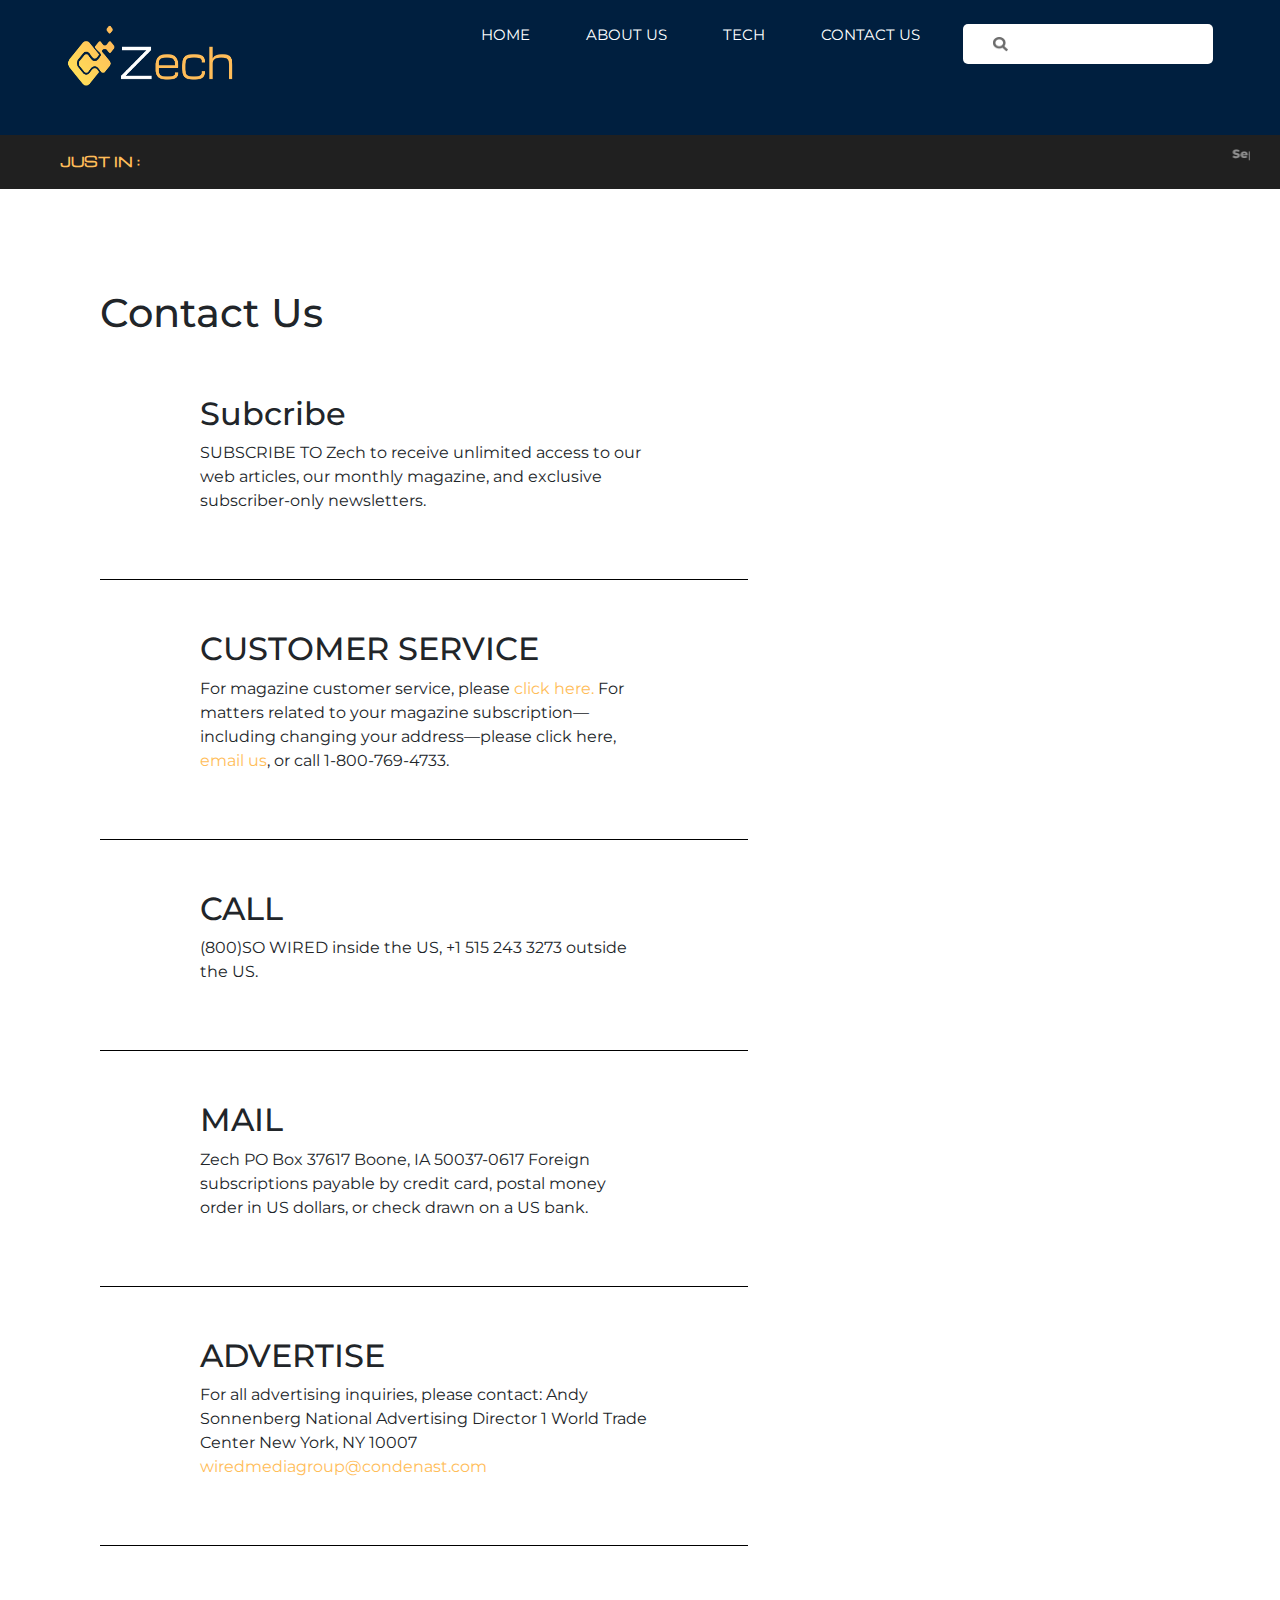
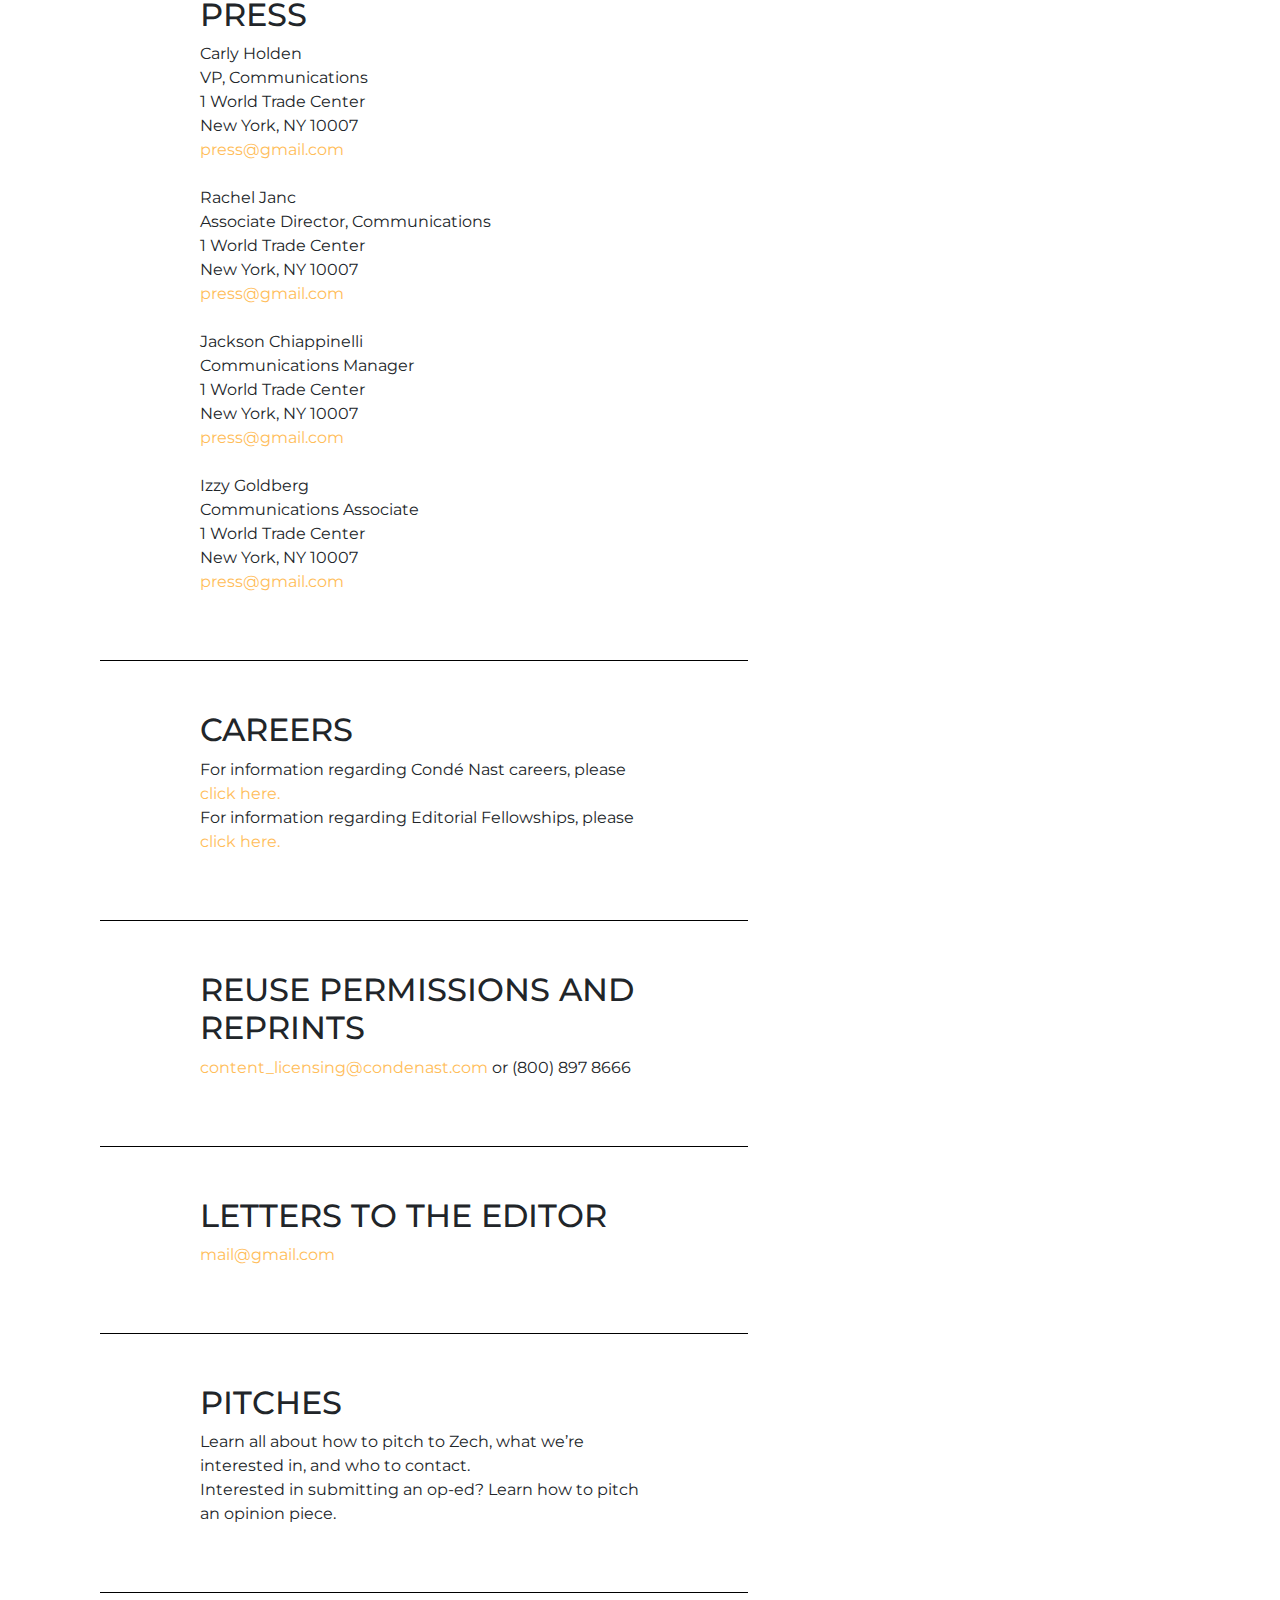
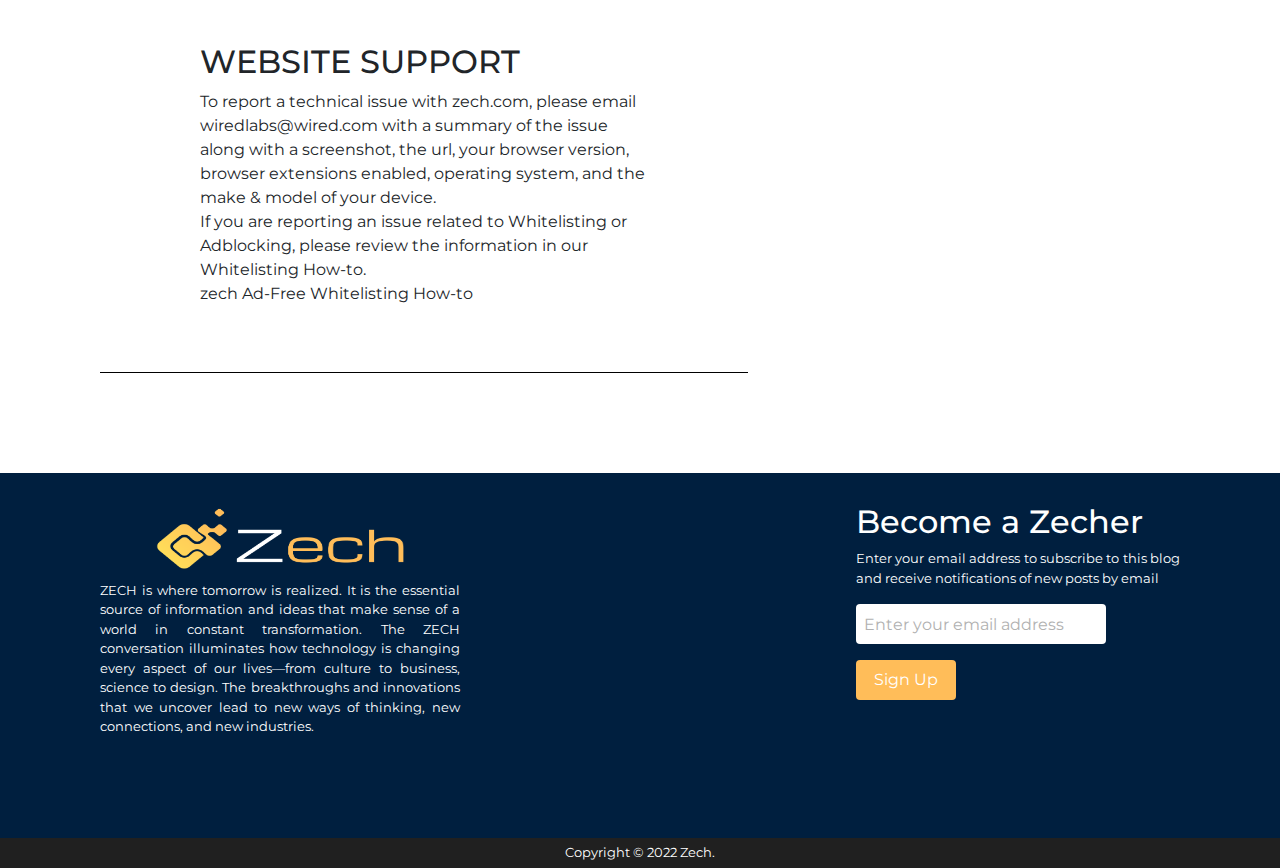
<file: contatcus.html>
<!DOCTYPE html>
<html lang="en">
<head>
  <meta charset="UTF-8">
  <meta http-equiv="X-UA-Compatible" content="IE=edge">
  <meta name="viewport" content="width=device-width, initial-scale=1.0">
  <title>Zech</title>
  <link rel="shortcut icon" type="x-icon" href="images/1logo.png">
	<!-- CSS only -->
	<link href="https://cdn.jsdelivr.net/npm/bootstrap@5.2.1/dist/css/bootstrap.min.css" rel="stylesheet" integrity="sha384-iYQeCzEYFbKjA/T2uDLTpkwGzCiq6soy8tYaI1GyVh/UjpbCx/TYkiZhlZB6+fzT" crossorigin="anonymous">

	<link rel="stylesheet" href="https://use.fontawesome.com/releases/v5.7.1/css/all.css" integrity="sha384-fnmOCqbTlWIlj8LyTjo7mOUStjsKC4pOpQbqyi7RrhN7udi9RwhKkMHpvLbHG9Sr" crossorigin="anonymous">
	<link rel="stylesheet" href="https://maxcdn.bootstrapcdn.com/bootstrap/4.0.0/css/bootstrap.min.css" integrity="sha384-Gn5384xqQ1aoWXA+058RXPxPg6fy4IWvTNh0E263XmFcJlSAwiGgFAW/dAiS6JXm" crossorigin="anonymous">
	<link rel="stylesheet" type="text/css" href="contactus.css">
</head>
<body>
  <header>
    <div class="row ">
      <div class="col-4">
        <div class="website-header">
          <a href="index.html"><img class="logo" src="images/zzz).png"></a>
        </div>
      </div>	
      <div class="col-6">
        <nav class="navbar navbar-expand-md ">
            <!-- Toggler/collapsibe Button -->
          <button class="navbar-toggler" type="button" data-toggle="collapse" data-target="#collapsibleNavbar">
          <span class="navbar-toggler-icon"></span>
          </button>
            <!-- Navbar links -->
          <div class="collapse navbar-collapse " id="collapsibleNavbar">
            <ul class="navbar-nav">
              <li class="nav-item">
                <a class="nav-link " href="index.html">HOME</a>
              </li>
              <li class="nav-item">
                <a class="nav-link" href="aboutus.html">About Us</a>
              </li>
              <li class="nav-item">
                <a class="nav-link" href="tech.html">Tech</a>
              </li> 
              <li class="nav-item">
                  <a class="nav-link" href="contatcus.html">Contact Us</a>
                </li>
            </ul>
            <div class="col-2">
              <div class="searchpad"></div>
                <div class="search">
                  <input type="text" placeholder="Search" class="search-input">
                  <button class="search-button">
                    <img src="images/Vector_search_icon.svg.png" alt="" class="search-img">
                  </button>
                </div>
              </div>
            </div>	 
          </div>
        </nav>
      </div>
    </div>
  </header>	
    
    <div class="breaking-news-section">
      <span id="btext">JUST IN :</span>
      <marquee direction="left" onmouseover="this.stop()" onmouseout="this.start()">
        <a href="#" class="breaking-news">
          <p class="bntime">Sep 21, 2022 at 6:41 a.m</p>
          Crypto Needs ‘Global Regulatory Framework,' IMF Says</a>
        <a href="#" class="breaking-news"><p class="bntime">September 21, 2022</p>AI used to prepare for future Covid variants</a>
        <a href="#" class="breaking-news"><p class="bntime">SEP 19, 2022</p>The metaverse is becoming a platform to unite fashion communities</a>
      </marquee>
    </div>
  
  <main>
    <div class="contact-us">
      <h1>Contact Us</h1>
      <div class=" contact">
        <h2>Subcribe</h2>
        <p>SUBSCRIBE TO Zech to receive unlimited access to our web articles, our monthly magazine, and exclusive subscriber-only newsletters.</p>
        
      </div>
      <div class=" contact">
        <h2>CUSTOMER SERVICE</h2>
        <p>For magazine customer service, please <a href="#" class="mainhover"> click here.</a>

          For matters related to your magazine subscription—including changing your address—please <a href="#" class="mainhover"></a> click here</a>, <a href="#" class="mainhover"> email us</a>, or call 1-800-769-4733.</p>
       
      </div>
      <div class=" contact">
        <h2>CALL</h2>
        <p>(800)SO WIRED inside the US, +1 515 243 3273 outside the US.</p>
      </div> 
      <div class=" contact">
        <h2>MAIL</h2>
        <p>Zech
          PO Box 37617
          Boone, IA 50037-0617
          
          Foreign subscriptions payable by credit card, postal money order in US dollars, or check drawn on a US bank.</p>
       
      </div>
      <div class=" contact">
        <h2>ADVERTISE</h2>
        <p>For all advertising inquiries, please contact:

          Andy Sonnenberg
          National Advertising Director
          1 World Trade Center
          New York, NY 10007
          <a href="#" class="mainhover"> wiredmediagroup@condenast.com </a></p>
        
      </div>
      <div class=" contact">
        <h2>PRESS</h2>
        <p>Carly Holden <br>
          VP, Communications<br>
          1 World Trade Center<br>
          New York, NY 10007<br>
          <a href="#"  class="mainhover"> press@gmail.com</a><br>
          <br>
          Rachel Janc<br>
          Associate Director, Communications<br>
          1 World Trade Center<br>
          New York, NY 10007<br>
          <a href="#"  class="mainhover"> press@gmail.com</a><br>
          <br>
          Jackson Chiappinelli<br>
          Communications Manager<br>
          1 World Trade Center<br>
          New York, NY 10007<br>
          <a href="#"  class="mainhover"> press@gmail.com</a><br>
          <br>
          Izzy Goldberg<br>
          Communications Associate<br>
          1 World Trade Center<br>
          New York, NY 10007<br>
          <a href="#"  class="mainhover"> press@gmail.com</a><br>
       
      </div>
      <div class=" contact">
        <h2>CAREERS</h2>
        <p>For information regarding Condé Nast careers, please <a href="#" class="mainhover">click here.</a>  <br>

          For information regarding Editorial Fellowships, please <a href="#" class="mainhover">click here.</a> </p>
        
      </div>
      <div class=" contact">
        <h2>REUSE PERMISSIONS AND REPRINTS</h2>
        <p><a href="#" class="mainhover"> content_licensing@condenast.com</a> or (800) 897 8666 </p>
       
      </div>
      <div class=" contact">
        <h2>LETTERS TO THE EDITOR</h2>
        <p><a href="#" class="mainhover"> mail@gmail.com</a>  </p>
        
      </div>
      <div class=" contact">
        <h2>PITCHES</h2>
        <p>Learn all about how to pitch to Zech, what we’re interested in, and who to contact. <br>

          Interested in submitting an op-ed? Learn how to pitch an opinion piece.
          
          </p>
        
      </div>
      <div class=" contact">
        <h2>WEBSITE SUPPORT</h2>
        <p>To report a technical issue with zech.com, please email wiredlabs@wired.com with a summary of the issue along with a screenshot, the url, your browser version, browser extensions enabled, operating system, and the make & model of your device. <br>

          If you are reporting an issue related to Whitelisting or Adblocking, please review the information in our Whitelisting How-to. <br>
          
          zech Ad-Free Whitelisting How-to
          </p>
        
      </div>
    </div>
  </main>
  <footer>
    <div class="social-links">
      <section>
        <img class="flogo" src="images/zzz).png">
        <br>
        <br>
        <br>
        <br>
        <div class="social-icons-footer">
          <p>ZECH is where tomorrow is realized. It is the essential source of information and ideas that make sense of a world in constant transformation. The ZECH conversation illuminates how technology is changing every aspect of our lives—from culture to business, science to design. The breakthroughs and innovations that we uncover lead to new ways of thinking, new connections, and new industries.
          </p>
          <a href=""><i class="fab fa-facebook"></i></a>
          <a href=""><i class="fab fa-twitter-square"></i></a>
          <a href=""><i class="fab fa-google-plus-square"></i></a>
          <a href=""><i class="fab fa-instagram"></i></a>
          <a href=""><i class="fab fa-youtube-square"></i></a>
          <a href=""><i class="fab fa-linkedin"></i></a>
        </div>
      </section>
      
      
      <section class="Subscribe">
        <h2>Become a Zecher</h2>
        <p>Enter your email address to subscribe to this blog and receive notifications of new posts by email</p>
        <input type="email" placeholder="Enter your email address" id="footer-email">
    <input type="submit" value="Sign Up" id="footer-email-btn">
      </section>
    </div>
    
    
    <div class="copyright">Copyright © 2022 Zech.</div>
  </footer>
  <!-- JavaScript Bundle with Popper -->
<script src="https://cdn.jsdelivr.net/npm/bootstrap@5.2.1/dist/js/bootstrap.bundle.min.js" integrity="sha384-u1OknCvxWvY5kfmNBILK2hRnQC3Pr17a+RTT6rIHI7NnikvbZlHgTPOOmMi466C8" crossorigin="anonymous"></script>
  <script src="https://code.jquery.com/jquery-3.2.1.slim.min.js" integrity="sha384-KJ3o2DKtIkvYIK3UENzmM7KCkRr/rE9/Qpg6aAZGJwFDMVNA/GpGFF93hXpG5KkN" crossorigin="anonymous"></script>
  <script src="https://cdnjs.cloudflare.com/ajax/libs/popper.js/1.12.9/umd/popper.min.js" integrity="sha384-ApNbgh9B+Y1QKtv3Rn7W3mgPxhU9K/ScQsAP7hUibX39j7fakFPskvXusvfa0b4Q" crossorigin="anonymous"></script>
  <script src="https://maxcdn.bootstrapcdn.com/bootstrap/4.0.0/js/bootstrap.min.js" integrity="sha384-JZR6Spejh4U02d8jOt6vLEHfe/JQGiRRSQQxSfFWpi1MquVdAyjUar5+76PVCmYl" crossorigin="anonymous"></script>
</body>
</html>
</file>
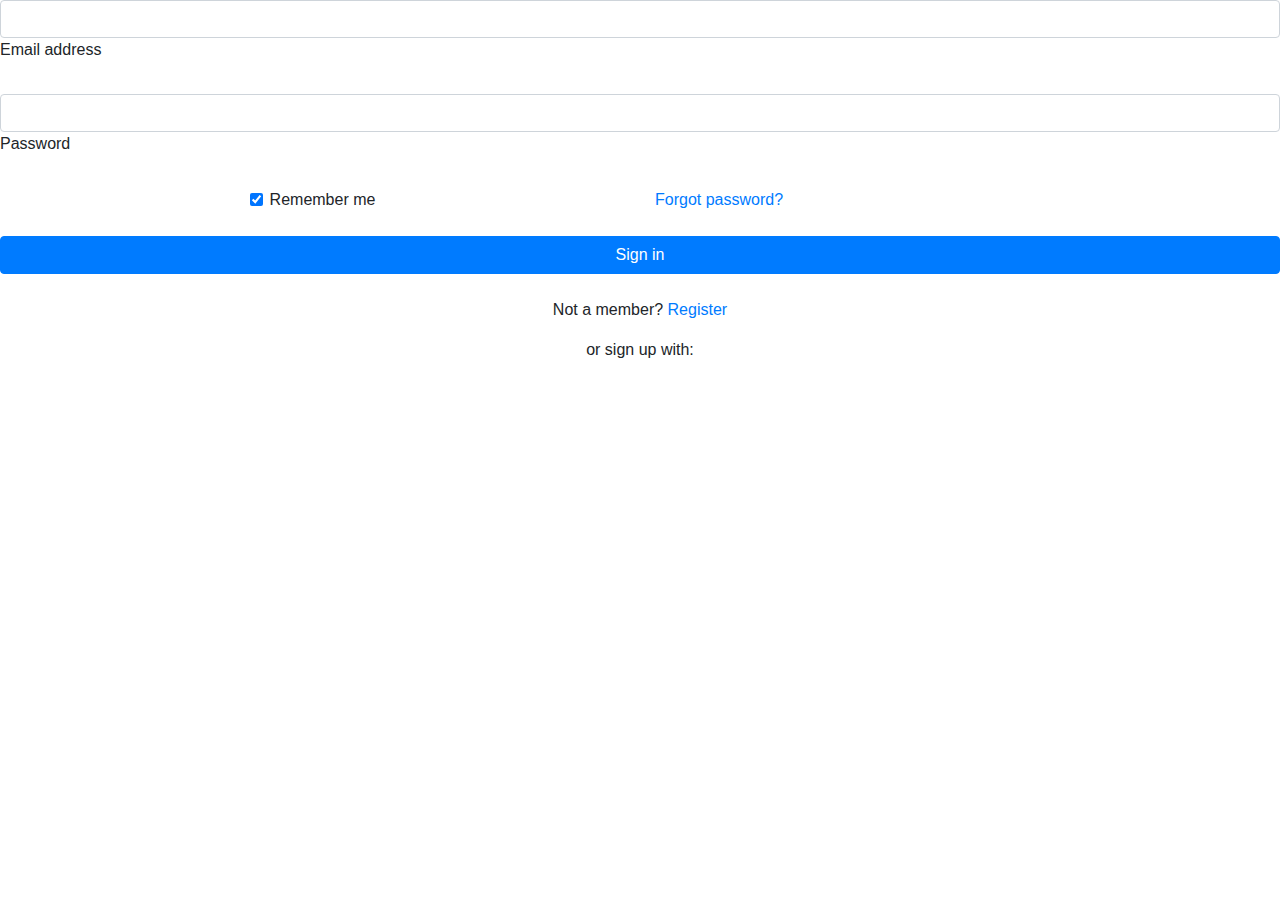
<file: login.html>
<!DOCTYPE html>
<html lang="en">
<head>
  <meta charset="UTF-8">
  <meta http-equiv="X-UA-Compatible" content="IE=edge">
  <meta name="viewport" content="width=device-width, initial-scale=1.0">
  <title>Document</title>
  <link href="https://cdn.jsdelivr.net/npm/bootstrap@5.2.1/dist/css/bootstrap.min.css" rel="stylesheet" integrity="sha384-iYQeCzEYFbKjA/T2uDLTpkwGzCiq6soy8tYaI1GyVh/UjpbCx/TYkiZhlZB6+fzT" crossorigin="anonymous">
  <link rel="stylesheet" href="https://maxcdn.bootstrapcdn.com/bootstrap/4.0.0/css/bootstrap.min.css" integrity="sha384-Gn5384xqQ1aoWXA+058RXPxPg6fy4IWvTNh0E263XmFcJlSAwiGgFAW/dAiS6JXm" crossorigin="anonymous">
</head>
<body>
  <form>
    <!-- Email input -->
    <div class="form-outline mb-4">
      <input type="email" id="form2Example1" class="form-control" />
      <label class="form-label" for="form2Example1">Email address</label>
    </div>
  
    <!-- Password input -->
    <div class="form-outline mb-4">
      <input type="password" id="form2Example2" class="form-control" />
      <label class="form-label" for="form2Example2">Password</label>
    </div>
  
    <!-- 2 column grid layout for inline styling -->
    <div class="row mb-4">
      <div class="col d-flex justify-content-center">
        <!-- Checkbox -->
        <div class="form-check">
          <input class="form-check-input" type="checkbox" value="" id="form2Example31" checked />
          <label class="form-check-label" for="form2Example31"> Remember me </label>
        </div>
      </div>
  
      <div class="col">
        <!-- Simple link -->
        <a href="#!">Forgot password?</a>
      </div>
    </div>
  
    <!-- Submit button -->
    <a href="index.html"> <button type="button" class="btn btn-primary btn-block mb-4"> Sign in</button> </a>
  
    <!-- Register buttons -->
    <div class="text-center">
      <p>Not a member? <a href="#!">Register</a></p>
      <p>or sign up with:</p>
      <button type="button" class="btn btn-link btn-floating mx-1">
        <i class="fab fa-facebook-f"></i>
      </button>
  
      <button type="button" class="btn btn-link btn-floating mx-1">
        <i class="fab fa-google"></i>
      </button>
  
      <button type="button" class="btn btn-link btn-floating mx-1">
        <i class="fab fa-twitter"></i>
      </button>
  
      <button type="button" class="btn btn-link btn-floating mx-1">
        <i class="fab fa-github"></i>
      </button>
    </div>
  </form>
   <!-- JavaScript Bundle with Popper -->
<script src="https://cdn.jsdelivr.net/npm/bootstrap@5.2.1/dist/js/bootstrap.bundle.min.js" integrity="sha384-u1OknCvxWvY5kfmNBILK2hRnQC3Pr17a+RTT6rIHI7NnikvbZlHgTPOOmMi466C8" crossorigin="anonymous"></script>
<script src="https://code.jquery.com/jquery-3.2.1.slim.min.js" integrity="sha384-KJ3o2DKtIkvYIK3UENzmM7KCkRr/rE9/Qpg6aAZGJwFDMVNA/GpGFF93hXpG5KkN" crossorigin="anonymous"></script>
<script src="https://cdnjs.cloudflare.com/ajax/libs/popper.js/1.12.9/umd/popper.min.js" integrity="sha384-ApNbgh9B+Y1QKtv3Rn7W3mgPxhU9K/ScQsAP7hUibX39j7fakFPskvXusvfa0b4Q" crossorigin="anonymous"></script>
<script src="https://maxcdn.bootstrapcdn.com/bootstrap/4.0.0/js/bootstrap.min.js" integrity="sha384-JZR6Spejh4U02d8jOt6vLEHfe/JQGiRRSQQxSfFWpi1MquVdAyjUar5+76PVCmYl" crossorigin="anonymous"></script>
</body>
</html>
</file>
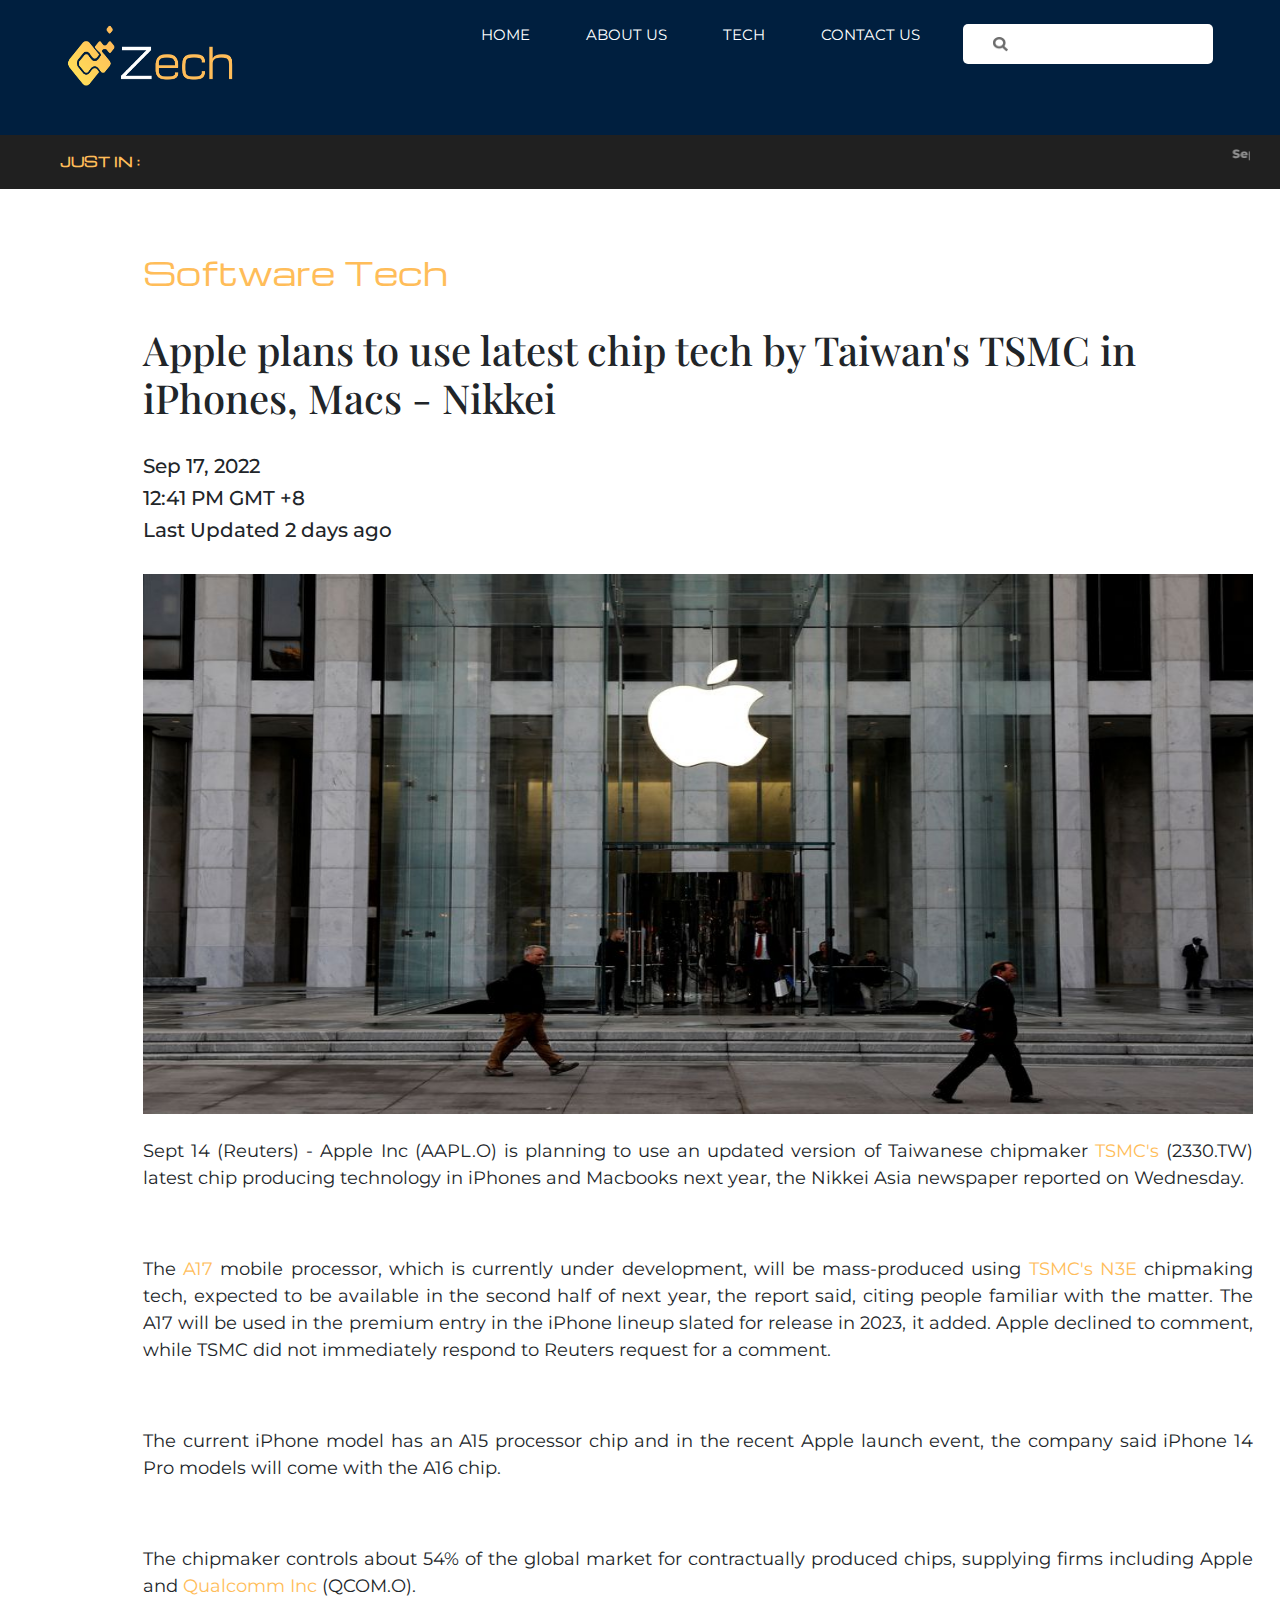
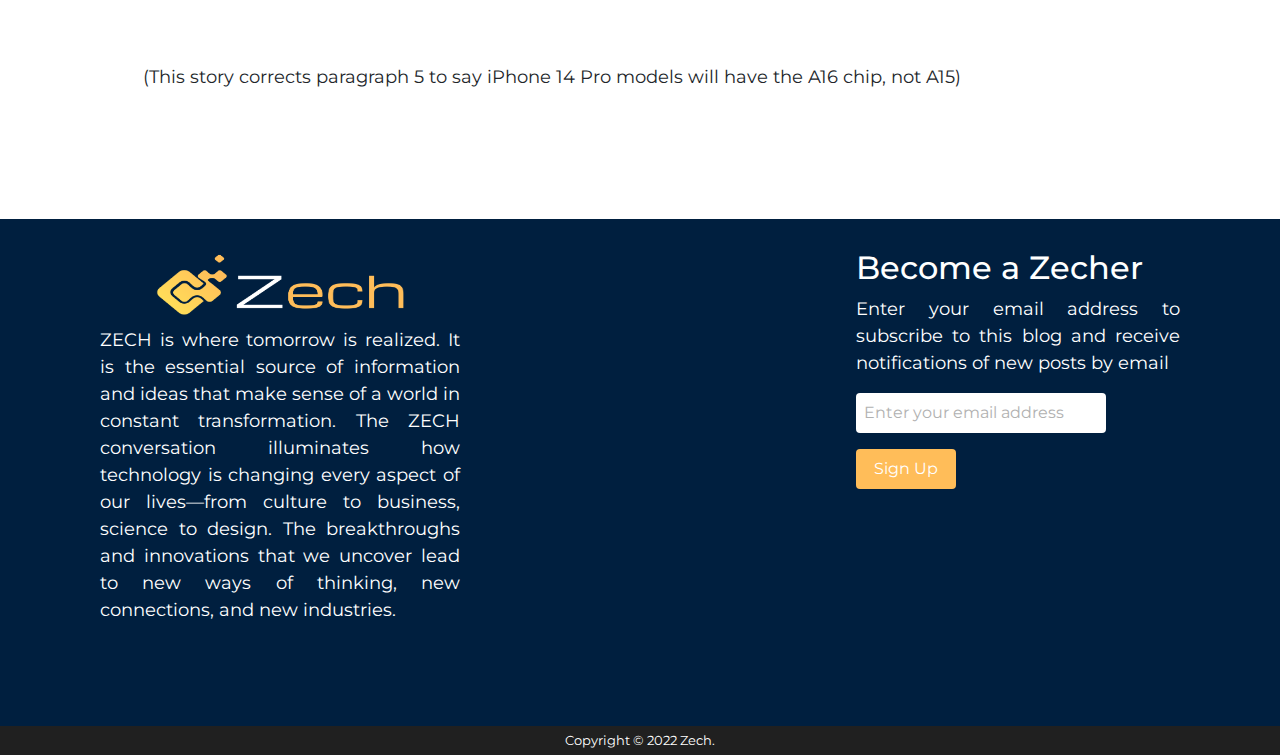
<file: software.html>
<!DOCTYPE html>
<html lang="en">
<head>
  <meta charset="UTF-8">
  <meta http-equiv="X-UA-Compatible" content="IE=edge">
  <meta name="viewport" content="width=device-width, initial-scale=1.0">
  <title>Zech</title>
  <link rel="shortcut icon" type="x-icon" href="images/1logo.png">
	<!-- CSS only -->
	<link href="https://cdn.jsdelivr.net/npm/bootstrap@5.2.1/dist/css/bootstrap.min.css" rel="stylesheet" integrity="sha384-iYQeCzEYFbKjA/T2uDLTpkwGzCiq6soy8tYaI1GyVh/UjpbCx/TYkiZhlZB6+fzT" crossorigin="anonymous">

	<link rel="stylesheet" href="https://use.fontawesome.com/releases/v5.7.1/css/all.css" integrity="sha384-fnmOCqbTlWIlj8LyTjo7mOUStjsKC4pOpQbqyi7RrhN7udi9RwhKkMHpvLbHG9Sr" crossorigin="anonymous">
	<link rel="stylesheet" href="https://maxcdn.bootstrapcdn.com/bootstrap/4.0.0/css/bootstrap.min.css" integrity="sha384-Gn5384xqQ1aoWXA+058RXPxPg6fy4IWvTNh0E263XmFcJlSAwiGgFAW/dAiS6JXm" crossorigin="anonymous">
	<link rel="stylesheet" type="text/css" href="software.css">
</head>
<body>
  <header>
    <div class="row ">
      <div class="col-4">
        <div class="website-header">
          <a href="index.html"><img class="logo" src="images/zzz).png"></a>
        </div>
      </div>	
      <div class="col-6">
        <nav class="navbar navbar-expand-md ">
            <!-- Toggler/collapsibe Button -->
          <button class="navbar-toggler" type="button" data-toggle="collapse" data-target="#collapsibleNavbar">
          <span class="navbar-toggler-icon"></span>
          </button>
            <!-- Navbar links -->
          <div class="collapse navbar-collapse " id="collapsibleNavbar">
            <ul class="navbar-nav">
              <li class="nav-item">
                <a class="nav-link " href="index.html">HOME</a>
              </li>
              <li class="nav-item">
                <a class="nav-link" href="aboutus.html">About Us</a>
              </li>
              <li class="nav-item">
                <a class="nav-link" href="tech.html">Tech</a>
              </li> 
              <li class="nav-item">
                  <a class="nav-link" href="contatcus.html">Contact Us</a>
                </li>
            </ul>
            <div class="col-2">
              <div class="searchpad"></div>
                <div class="search">
                  <input type="text" placeholder="Search" class="search-input">
                  <button class="search-button">
                    <img src="images/Vector_search_icon.svg.png" alt="" class="search-img">
                  </button>
                </div>
              </div>
            </div>	
          </div>  
        </nav>
      </div>
    </div>
  </header>	
    
    <div class="breaking-news-section">
      <span id="btext">JUST IN :</span>
      <marquee direction="left" onmouseover="this.stop()" onmouseout="this.start()">
        <a href="#" class="breaking-news">
          <p class="bntime">Sep 21, 2022 at 6:41 a.m</p>
          Crypto Needs ‘Global Regulatory Framework,' IMF Says</a>
        <a href="#" class="breaking-news"><p class="bntime">September 21, 2022</p>AI used to prepare for future Covid variants</a>
        <a href="#" class="breaking-news"><p class="bntime">SEP 19, 2022</p>The metaverse is becoming a platform to unite fashion communities</a>
      </marquee>
    </div>
  
    <div class="container">
      <h2><a class="bold" href="#">Software Tech </a></h2>
      <br />
      <h1>Apple plans to use latest chip tech by Taiwan's TSMC in iPhones, Macs - Nikkei</h1>
      <br />
      
      <h5>Sep 17, 2022 </h5>
      <h5>12:41 PM GMT +8</h5>
      <h5>Last Updated 2 days ago</h5>
      <br />
      <img class="addimg"
        src="images/P6C3URGBJNNGJLM4GIALXDKXZI.jpg"
        alt=""
      />
      <br />
      <br />
      <p>
        Sept 14 (Reuters) - Apple Inc (AAPL.O) is planning to use an updated version of Taiwanese chipmaker <a href="#"> TSMC's</a> (2330.TW) latest chip producing technology in iPhones and Macbooks next year, the Nikkei Asia newspaper reported on Wednesday.
      </p>
      <br>
      <br>
      <p>
        The <a href="#"> A17</a> mobile processor, which is currently under development, will be mass-produced using <a href="#"> TSMC's N3E</a> chipmaking tech, expected to be available in the second half of next year, the report said, citing people familiar with the matter.
        The A17 will be used in the premium entry in the iPhone lineup slated for release in 2023, it added.
        Apple declined to comment, while TSMC did not immediately respond to Reuters request for a comment.
      </p>
      <br>
      <br>
      <p>
        The current iPhone model has an A15 processor chip and in the recent Apple launch event, the company said iPhone 14 Pro models will come with the A16 chip.
      </p>
      <br>
      <br>
      <p>
        The chipmaker controls about 54% of the global market for contractually produced chips, supplying firms including Apple and <a href="#"> Qualcomm Inc</a> (QCOM.O).
      </p>
      <br>
      <br>
      <p>
        (This story corrects paragraph 5 to say iPhone 14 Pro models will have the A16 chip, not A15)
      </p>
      <br>
      <br>
     </div>
     
		<footer>
			<div class="social-links">
				<section>
					<img class="flogo" src="images/zzz).png">
					<br>
					<br>
					<br>
					<br>
					<div class="social-icons-footer">
						<p>ZECH is where tomorrow is realized. It is the essential source of information and ideas that make sense of a world in constant transformation. The ZECH conversation illuminates how technology is changing every aspect of our lives—from culture to business, science to design. The breakthroughs and innovations that we uncover lead to new ways of thinking, new connections, and new industries.
						</p>
						<a href="" class="icon"><i class="fab fa-facebook"></i></a>
						<a href="" class="icon"><i class="fab fa-twitter-square"></i></a>
						<a href="" class="icon"><i class="fab fa-google-plus-square"></i></a>
						<a href="" class="icon"><i class="fab fa-instagram"></i></a>
						<a href="" class="icon"><i class="fab fa-youtube-square"></i></a>
						<a href="" class="icon"><i class="fab fa-linkedin"></i></a>
					</div>
				</section>
				
				
				<section class="Subscribe">
					<h2>Become a Zecher</h2>
					<p>Enter your email address to subscribe to this blog and receive notifications of new posts by email</p>
					<input type="email" placeholder="Enter your email address" id="footer-email">
      <input type="submit" value="Sign Up" id="footer-email-btn">
				</section>
			</div>
			
			
			<div class="copyright">Copyright © 2022 Zech.</div>
		</footer>
		<!-- JavaScript Bundle with Popper -->
<script src="https://cdn.jsdelivr.net/npm/bootstrap@5.2.1/dist/js/bootstrap.bundle.min.js" integrity="sha384-u1OknCvxWvY5kfmNBILK2hRnQC3Pr17a+RTT6rIHI7NnikvbZlHgTPOOmMi466C8" crossorigin="anonymous"></script>
		<script src="https://code.jquery.com/jquery-3.2.1.slim.min.js" integrity="sha384-KJ3o2DKtIkvYIK3UENzmM7KCkRr/rE9/Qpg6aAZGJwFDMVNA/GpGFF93hXpG5KkN" crossorigin="anonymous"></script>
		<script src="https://cdnjs.cloudflare.com/ajax/libs/popper.js/1.12.9/umd/popper.min.js" integrity="sha384-ApNbgh9B+Y1QKtv3Rn7W3mgPxhU9K/ScQsAP7hUibX39j7fakFPskvXusvfa0b4Q" crossorigin="anonymous"></script>
		<script src="https://maxcdn.bootstrapcdn.com/bootstrap/4.0.0/js/bootstrap.min.js" integrity="sha384-JZR6Spejh4U02d8jOt6vLEHfe/JQGiRRSQQxSfFWpi1MquVdAyjUar5+76PVCmYl" crossorigin="anonymous"></script>
</body>
</html>
</file>
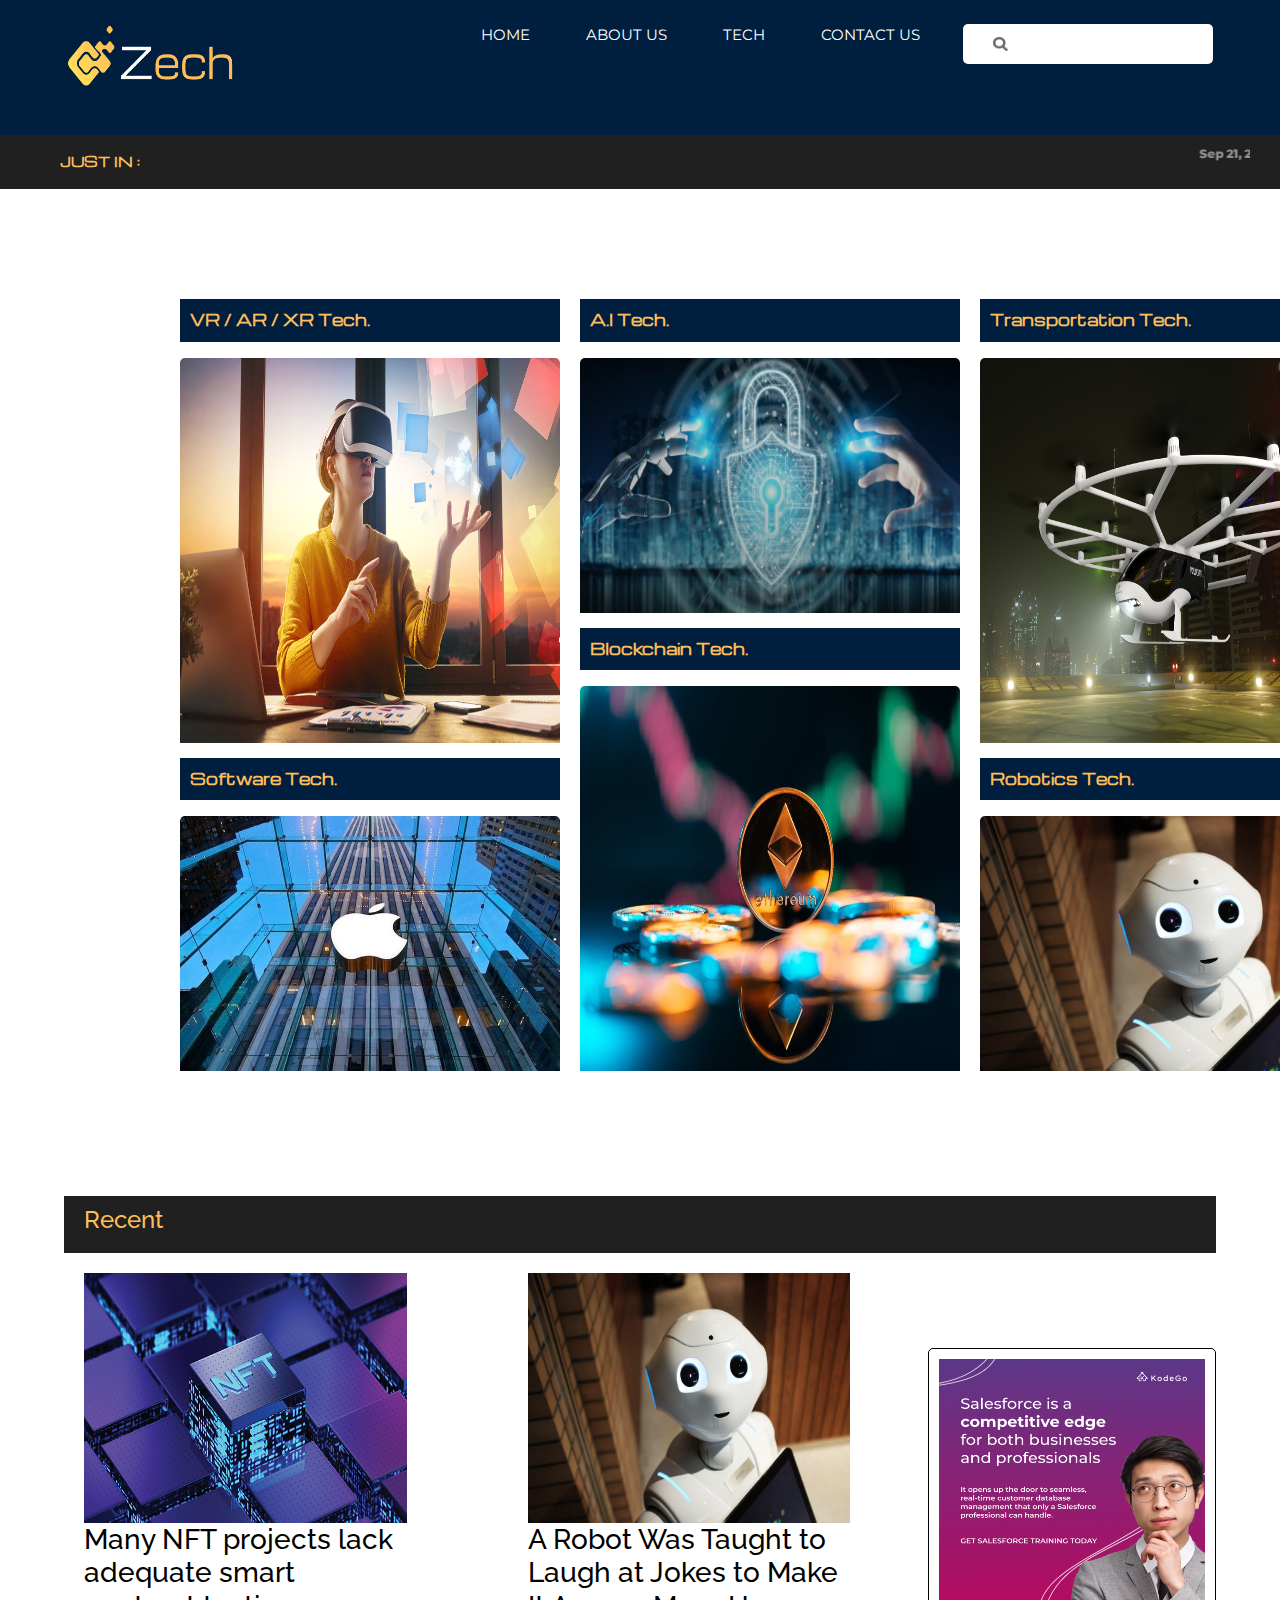
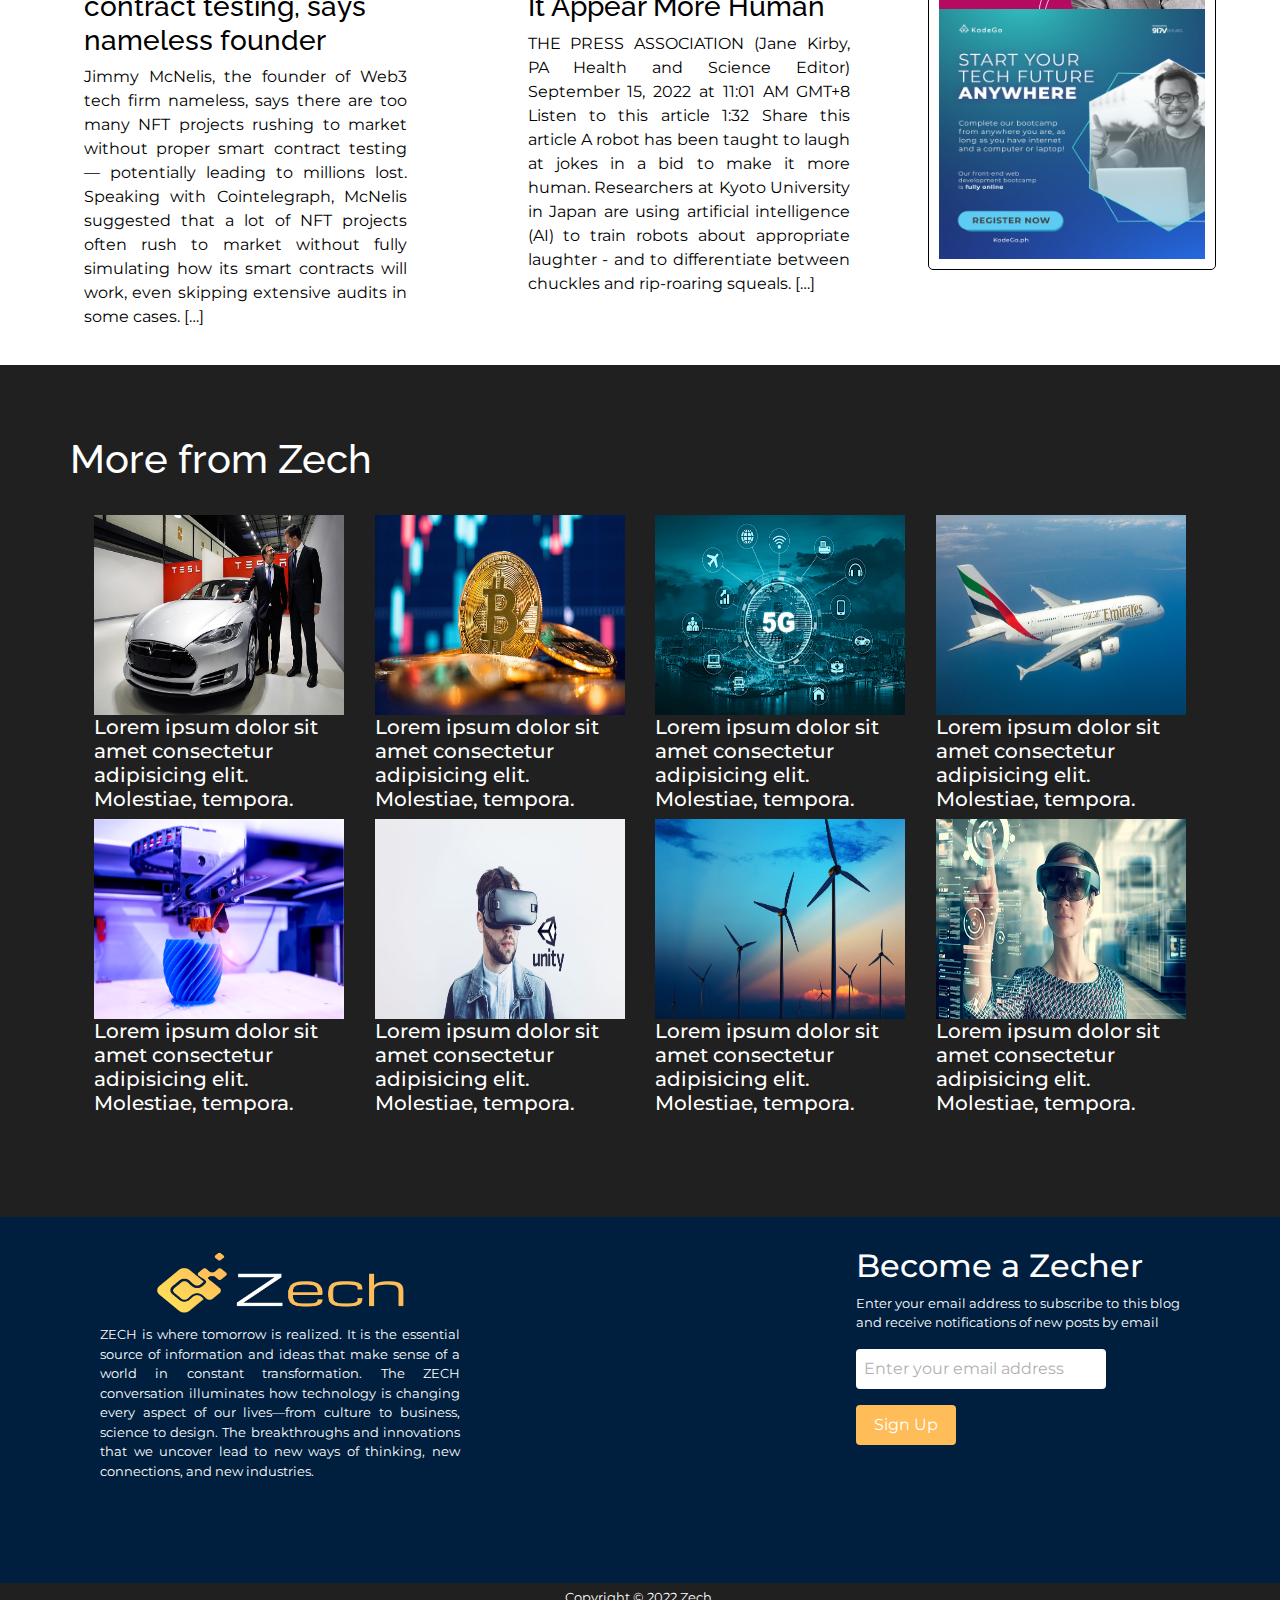
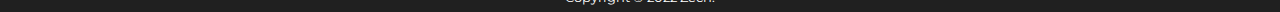
<file: tech.html>
<!DOCTYPE html>
<html lang="en">
<head>
  <meta charset="UTF-8">
  <meta http-equiv="X-UA-Compatible" content="IE=edge">
  <meta name="viewport" content="width=device-width, initial-scale=1.0">
  <title>Zech</title>
  <link rel="shortcut icon" type="x-icon" href="images/1logo.png">
	<!-- CSS only -->
	<link href="https://cdn.jsdelivr.net/npm/bootstrap@5.2.1/dist/css/bootstrap.min.css" rel="stylesheet" integrity="sha384-iYQeCzEYFbKjA/T2uDLTpkwGzCiq6soy8tYaI1GyVh/UjpbCx/TYkiZhlZB6+fzT" crossorigin="anonymous">

	<link rel="stylesheet" href="https://use.fontawesome.com/releases/v5.7.1/css/all.css" integrity="sha384-fnmOCqbTlWIlj8LyTjo7mOUStjsKC4pOpQbqyi7RrhN7udi9RwhKkMHpvLbHG9Sr" crossorigin="anonymous">
	<link rel="stylesheet" href="https://maxcdn.bootstrapcdn.com/bootstrap/4.0.0/css/bootstrap.min.css" integrity="sha384-Gn5384xqQ1aoWXA+058RXPxPg6fy4IWvTNh0E263XmFcJlSAwiGgFAW/dAiS6JXm" crossorigin="anonymous">
	<link rel="stylesheet" type="text/css" href="tech.css">
</head>
<body>
  <header>
    <div class="row ">
      <div class="col-4">
        <div class="website-header">
          <img class="logo" src="images/zzz).png">
        </div>
      </div>	
      <div class="col-6">
        <nav class="navbar navbar-expand-md ">
            <!-- Toggler/collapsibe Button -->
          <button class="navbar-toggler" type="button" data-toggle="collapse" data-target="#collapsibleNavbar">
          <span class="navbar-toggler-icon"></span>
          </button>
            <!-- Navbar links -->
          <div class="collapse navbar-collapse " id="collapsibleNavbar">
            <ul class="navbar-nav">
              <li class="nav-item">
                <a class="nav-link " href="index.html">HOME</a>
              </li>
              <li class="nav-item">
                <a class="nav-link" href="aboutus.html">About Us</a>
              </li>
              <li class="nav-item">
                <a class="nav-link" href="tech.html">Tech</a>
              </li> 
              <li class="nav-item">
                  <a class="nav-link" href="contatcus.html">Contact Us</a>
                </li>
            </ul>
            <div class="col-2">
              <div class="searchpad"></div>
                <div class="search">
                  <input type="text" placeholder="Search" class="search-input">
                  <button class="search-button">
                    <img src="images/Vector_search_icon.svg.png" alt="" class="search-img">
                  </button>
                </div>
              </div>
            </div>	 
          </div> 
        </nav>
      </div>
    </div>
  </header>	
    
    <div class="breaking-news-section">
      <span id="btext">JUST IN :</span>
      <marquee direction="left" onmouseover="this.stop()" onmouseout="this.start()">
        <a href="#" class="breaking-news">
          <p class="bntime">Sep 21, 2022 at 6:41 a.m</p>
          Crypto Needs ‘Global Regulatory Framework,' IMF Says</a>
        <a href="#" class="breaking-news"><p class="bntime">September 21, 2022</p>AI used to prepare for future Covid variants</a>
        <a href="#" class="breaking-news"><p class="bntime">SEP 19, 2022</p>The metaverse is becoming a platform to unite fashion communities</a>
      </marquee>
    </div>
  <main>
    <div class="container">
      <div class="box">
        <div class="dream">
          <p class="img-text">VR / AR / XR Tech.</p> 
          <a href="#" class="dream-img"><img style="height:400px;" src="images/carousel1.jpg"></a>
          <p class="img-text">Software Tech.</p> 
          <a href="#" class="dream-img"><img  src="images/Apple-y-TSMC-estan-comenzando-a-desarrollar-un-chip-de-2nm.jpg"></a>
        </div>
          <div class="dream">
            <p class="img-text">A.I Tech.</p> 
          <a href="#" class="dream-img"><img  src="images/carousel3.png"></a>
          <p class="img-text">Blockchain Tech.</p> 
          <a href="#" class="dream-img"><img style="height:400px;" src=" images/Crypto-community-projects-78-upside-for-Ethereum-price-by-June-30-2022.jpg"></a>
        </div>
          <div class="dream">
            <p class="img-text">Transportation Tech.</p> 
            <a href="#" class="dream-img"><img  style="height:400px;"src="images/oXF3Oihhd7Bev39yu2eC4pUOnSTqJMuAEQyuvZiaQxU.jpg"></a>
              <p class="img-text">Robotics Tech.</p>
              <a href="#" class="dream-img"><img src="images/Pepper-1024x683.jpeg"></a>
        </div>
      </div>
    </div>
    <div  class="recentfromzech ">
      <h1 class="recentfromzech2">Recent</h1>
    </div>
    <section class="more-news">
      <div class="news-section">
        <article class="nft">
          <img src="images/nft-800050b7bdf38106fba827cff0000493078.jpg">
          <h3>Many NFT projects lack adequate smart contract testing, says nameless founder</h3>
          <p>Jimmy McNelis, the founder of Web3 tech firm nameless, says there are too many NFT projects rushing to market without proper smart contract testing — potentially leading to millions lost.

            Speaking with Cointelegraph, McNelis suggested that a lot of NFT projects often rush to market without fully simulating how its smart contracts will work, even skipping extensive audits in some cases.
            
             […]</p>
        </article>
        <article class="robot">
          
          <img src="images/Pepper-1024x683.jpeg">
          <h3>A Robot Was Taught to Laugh at Jokes to Make It Appear More Human</h3>
          <p>THE PRESS ASSOCIATION (Jane Kirby, PA Health and Science Editor)
            September 15, 2022 at 11:01 AM GMT+8
            Listen to this article
            1:32
            Share this article
            A robot has been taught to laugh at jokes in a bid to make it more human.
            
            Researchers at Kyoto University in Japan are using artificial intelligence (AI) to train robots about appropriate laughter - and to differentiate between chuckles and rip-roaring squeals. […]</p>
        </article>
      </div>
      
      <aside>
        <a href="https://kodego.ph/">
          <div class="asideimg">
            <img src="images/KodeGo-SalesForce-S-6-1024x1024.png">
            <img src="images/FJmWCkFUYAQp5Ec.jpg">
          </div>
        </a>
      </aside>
    </section>
   
    <section class="morefromzech">
      <h1>More from Zech</h1>
      <div class="container-more">
        <div class="row p-4">
            <div class="col-sm-3">
              <a href="">
                <img src="images/2.jpg">
                <h5>Lorem ipsum dolor sit amet consectetur adipisicing elit. Molestiae, tempora.</h5>
              </a>
            </div>
          <div class="col-sm-3">
            <a href="">
              <img src="images/3.jpg">
              <h5>Lorem ipsum dolor sit amet consectetur adipisicing elit. Molestiae, tempora.</h5>
            </a>
          </div>
          <div class="col-sm-3">
            <a href="">
              <img src="images/5g.jpg">
              <h5>Lorem ipsum dolor sit amet consectetur adipisicing elit. Molestiae, tempora.</h5>
            </a>
            </div>
          <div class="col-sm-3">
            <a href="">
              <img src="images/1.jfif">
              <h5>Lorem ipsum dolor sit amet consectetur adipisicing elit. Molestiae, tempora.</h5>
            </a>
          </div>
          <div class="col-sm-3">
            <a href="">
              <img src="images/3dprintingasharkyusstock.png">
              <h5>Lorem ipsum dolor sit amet consectetur adipisicing elit. Molestiae, tempora.</h5>
            </a>
            </div>
          <div class="col-sm-3">
            <a href="">
              <img src="images/4.jpg">
              <h5>Lorem ipsum dolor sit amet consectetur adipisicing elit. Molestiae, tempora.</h5>
            </a>
            </div>
          <div class="col-sm-3">
            <a href="">
              <img src="images/wind.jpg">
              <h5>Lorem ipsum dolor sit amet consectetur adipisicing elit. Molestiae, tempora.</h5>
            </a>
          </div><div class="col-sm-3">
            <a href="">
              <img src="images/security-and-privacy-risks-of-ar-and-vr-1.jpg">
              <h5>Lorem ipsum dolor sit amet consectetur adipisicing elit. Molestiae, tempora.</h5>
            </a>
            </div>
        </div>
      </div>
    </section> 
  </main>
  
  <footer>
    <div class="social-links">
      <section>
        <img class="flogo" src="images/zzz).png">
        <br>
        <br>
        <br>
        <br>
        <div class="social-icons-footer">
          <p>ZECH is where tomorrow is realized. It is the essential source of information and ideas that make sense of a world in constant transformation. The ZECH conversation illuminates how technology is changing every aspect of our lives—from culture to business, science to design. The breakthroughs and innovations that we uncover lead to new ways of thinking, new connections, and new industries.
          </p>
          <a href=""><i class="fab fa-facebook"></i></a>
          <a href=""><i class="fab fa-twitter-square"></i></a>
          <a href=""><i class="fab fa-google-plus-square"></i></a>
          <a href=""><i class="fab fa-instagram"></i></a>
          <a href=""><i class="fab fa-youtube-square"></i></a>
          <a href=""><i class="fab fa-linkedin"></i></a>
        </div>
      </section>
      
      
      <section class="Subscribe">
        <h2>Become a Zecher</h2>
        <p>Enter your email address to subscribe to this blog and receive notifications of new posts by email</p>
        <input type="email" placeholder="Enter your email address" id="footer-email">
    <input type="submit" value="Sign Up" id="footer-email-btn">
      </section>
    </div>
    
    
    <div class="copyright">Copyright © 2022 Zech.</div>
  </footer>
  <!-- JavaScript Bundle with Popper -->
<script src="https://cdn.jsdelivr.net/npm/bootstrap@5.2.1/dist/js/bootstrap.bundle.min.js" integrity="sha384-u1OknCvxWvY5kfmNBILK2hRnQC3Pr17a+RTT6rIHI7NnikvbZlHgTPOOmMi466C8" crossorigin="anonymous"></script>
  <script src="https://code.jquery.com/jquery-3.2.1.slim.min.js" integrity="sha384-KJ3o2DKtIkvYIK3UENzmM7KCkRr/rE9/Qpg6aAZGJwFDMVNA/GpGFF93hXpG5KkN" crossorigin="anonymous"></script>
  <script src="https://cdnjs.cloudflare.com/ajax/libs/popper.js/1.12.9/umd/popper.min.js" integrity="sha384-ApNbgh9B+Y1QKtv3Rn7W3mgPxhU9K/ScQsAP7hUibX39j7fakFPskvXusvfa0b4Q" crossorigin="anonymous"></script>
  <script src="https://maxcdn.bootstrapcdn.com/bootstrap/4.0.0/js/bootstrap.min.js" integrity="sha384-JZR6Spejh4U02d8jOt6vLEHfe/JQGiRRSQQxSfFWpi1MquVdAyjUar5+76PVCmYl" crossorigin="anonymous"></script>
</body>
</html>
</file>
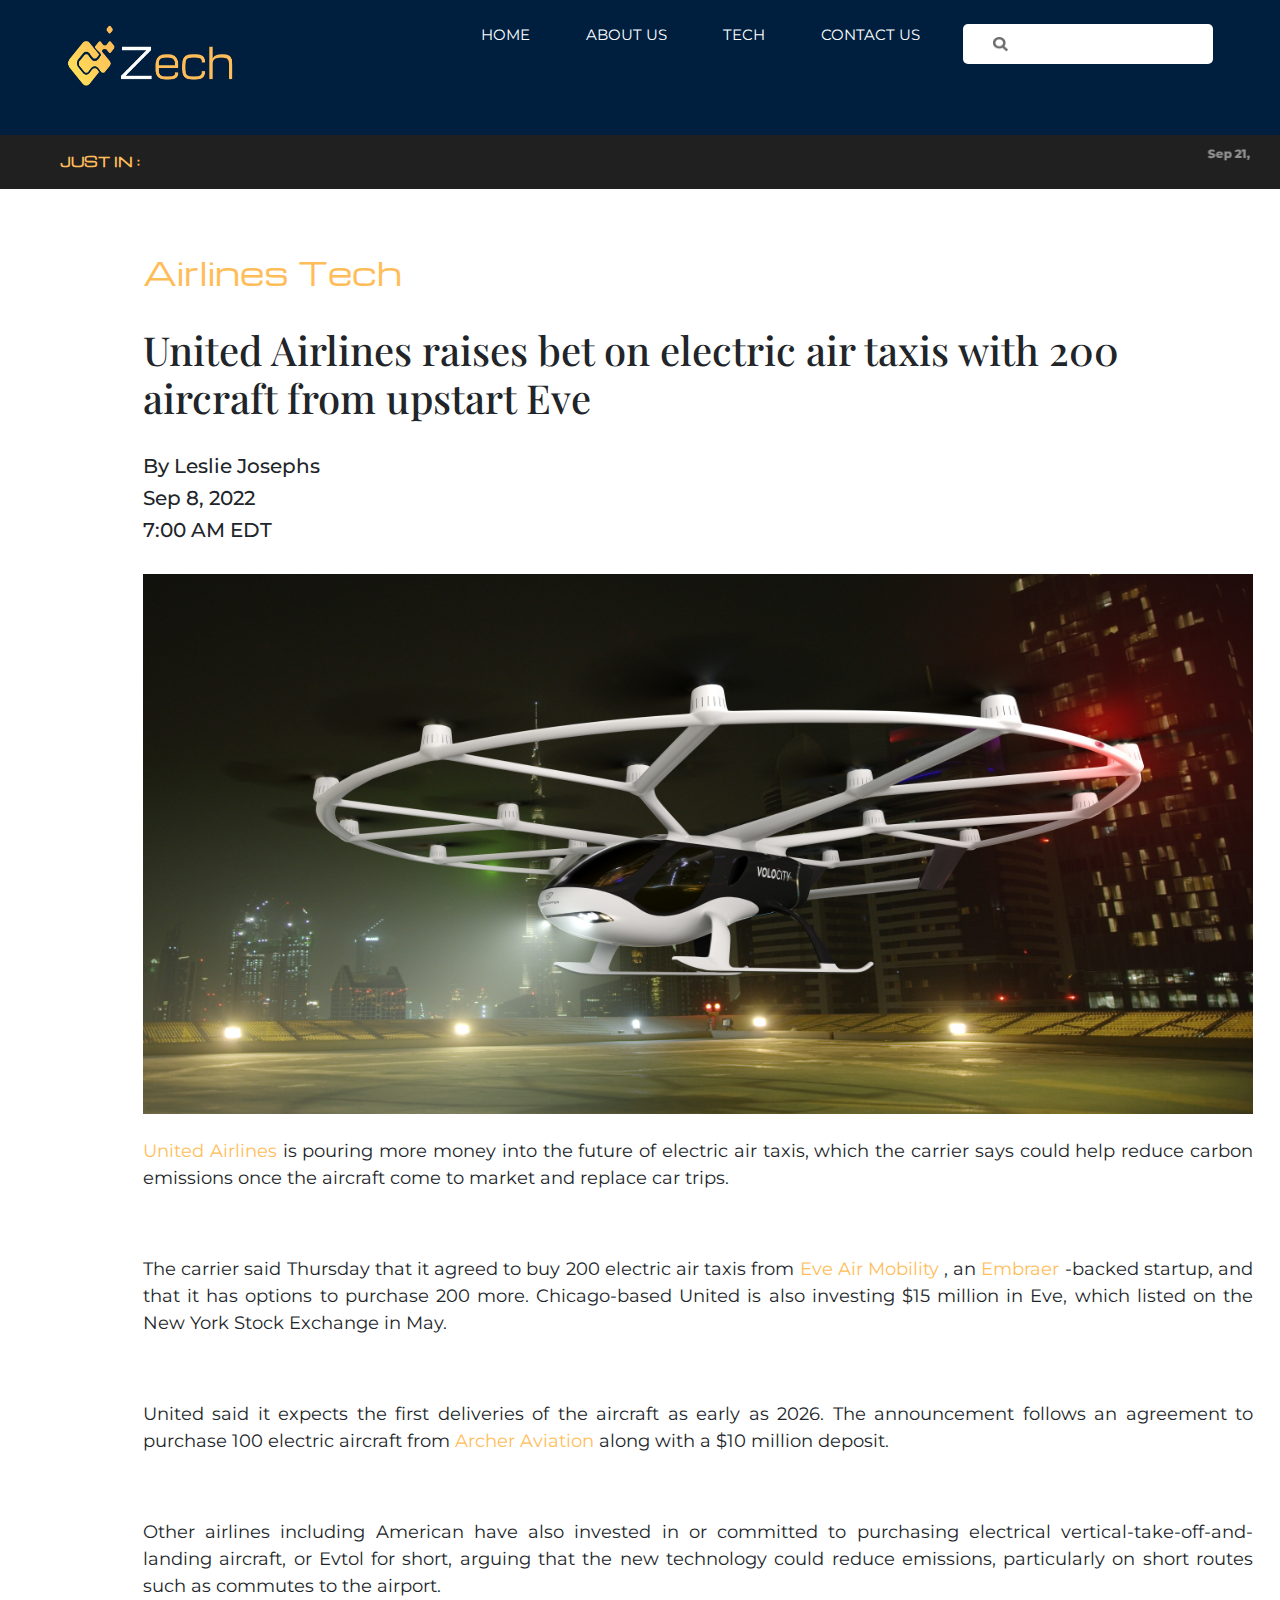
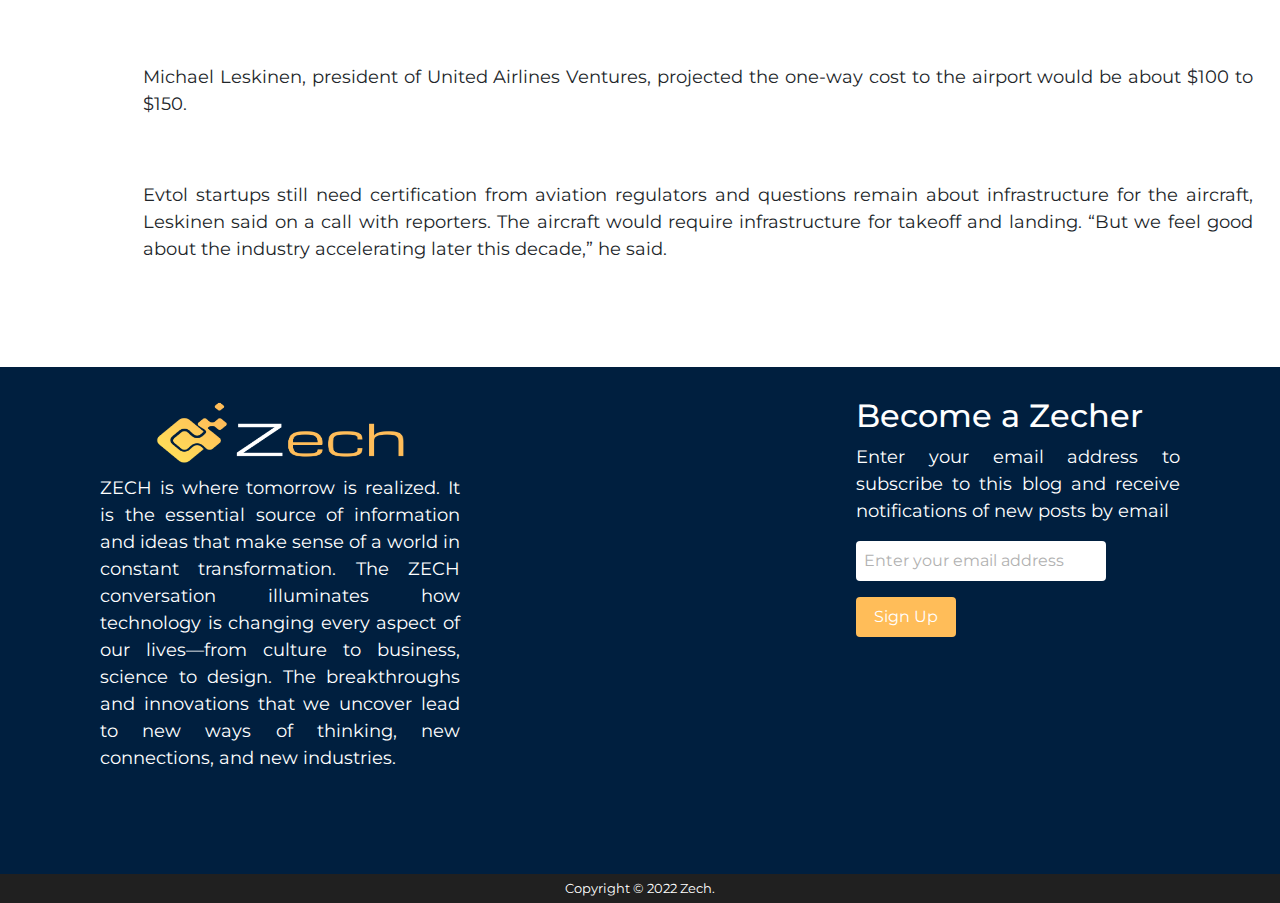
<file: transportation.html>
<!DOCTYPE html>
<html lang="en">
<head>
  <meta charset="UTF-8">
  <meta http-equiv="X-UA-Compatible" content="IE=edge">
  <meta name="viewport" content="width=device-width, initial-scale=1.0">
  <title>Zech</title>
  <link rel="shortcut icon" type="x-icon" href="images/1logo.png">
	<!-- CSS only -->
	<link href="https://cdn.jsdelivr.net/npm/bootstrap@5.2.1/dist/css/bootstrap.min.css" rel="stylesheet" integrity="sha384-iYQeCzEYFbKjA/T2uDLTpkwGzCiq6soy8tYaI1GyVh/UjpbCx/TYkiZhlZB6+fzT" crossorigin="anonymous">

	<link rel="stylesheet" href="https://use.fontawesome.com/releases/v5.7.1/css/all.css" integrity="sha384-fnmOCqbTlWIlj8LyTjo7mOUStjsKC4pOpQbqyi7RrhN7udi9RwhKkMHpvLbHG9Sr" crossorigin="anonymous">
	<link rel="stylesheet" href="https://maxcdn.bootstrapcdn.com/bootstrap/4.0.0/css/bootstrap.min.css" integrity="sha384-Gn5384xqQ1aoWXA+058RXPxPg6fy4IWvTNh0E263XmFcJlSAwiGgFAW/dAiS6JXm" crossorigin="anonymous">
	<link rel="stylesheet" type="text/css" href="transportation.css">
</head>
<body>
  <header>
    <div class="row ">
      <div class="col-4">
        <div class="website-header">
          <a href="index.html"><img class="logo" src="images/zzz).png"></a>
        </div>
      </div>	
      <div class="col-6">
        <nav class="navbar navbar-expand-md ">
            <!-- Toggler/collapsibe Button -->
          <button class="navbar-toggler" type="button" data-toggle="collapse" data-target="#collapsibleNavbar">
          <span class="navbar-toggler-icon"></span>
          </button>
            <!-- Navbar links -->
          <div class="collapse navbar-collapse " id="collapsibleNavbar">
            <ul class="navbar-nav">
              <li class="nav-item">
                <a class="nav-link " href="index.html">HOME</a>
              </li>
              <li class="nav-item">
                <a class="nav-link" href="aboutus.html">About Us</a>
              </li>
              <li class="nav-item">
                <a class="nav-link" href="tech.html">Tech</a>
              </li> 
              <li class="nav-item">
                  <a class="nav-link" href="contatcus.html">Contact Us</a>
                </li>
            </ul>
            <div class="col-2">
              <div class="searchpad"></div>
                <div class="search">
                  <input type="text" placeholder="Search" class="search-input">
                  <button class="search-button">
                    <img src="images/Vector_search_icon.svg.png" alt="" class="search-img">
                  </button>
                </div>
              </div>
            </div>
          </div>	 
        </nav>
      </div>
    </div>
  </header>	
    
    <div class="breaking-news-section">
      <span id="btext">JUST IN :</span>
      <marquee direction="left" onmouseover="this.stop()" onmouseout="this.start()">
        <a href="#" class="breaking-news">
          <p class="bntime">Sep 21, 2022 at 6:41 a.m</p>
          Crypto Needs ‘Global Regulatory Framework,' IMF Says</a>
        <a href="#" class="breaking-news"><p class="bntime">September 21, 2022</p>AI used to prepare for future Covid variants</a>
        <a href="#" class="breaking-news"><p class="bntime">SEP 19, 2022</p>The metaverse is becoming a platform to unite fashion communities</a>
      </marquee>
    </div>
  
    <div class="container">
      <h2><a class="bold" href="#">Airlines Tech </a></h2>
      <br />
      <h1> United Airlines raises bet on electric air taxis with 200 aircraft from upstart Eve</h1>
      <br />
      <h5>By Leslie Josephs</h5>
      <h5>Sep 8, 2022 </h5>
      <h5>7:00 AM EDT</h5>
      
      <br />
      <img class="addimg"
        src="images/oXF3Oihhd7Bev39yu2eC4pUOnSTqJMuAEQyuvZiaQxU.jpg"
        alt=""
      />
      <br />
      <br />
      <p>
        <a href="#">United Airlines</a> 
   is pouring more money into the future of electric air taxis, which the carrier says could help reduce carbon emissions once the aircraft come to market and replace car trips.
      </p>
      <br>
      <br>
      <p>
        The carrier said Thursday that it agreed to buy 200 electric air taxis from <a href="#"> Eve Air Mobility</a>
  , an <a href="#"> Embraer</a>
  -backed startup, and that it has options to purchase 200 more. Chicago-based United is also investing $15 million in Eve, which listed on the New York Stock Exchange in May.
      </p>
      <br>
      <br>
      <p>
        United said it expects the first deliveries of the aircraft as early as 2026.
  
  The announcement follows an agreement to purchase 100 electric aircraft from <a href="#"> Archer Aviation</a>
   along with a $10 million deposit.
      </p>
      <br>
      <br>
      <p>
        Other airlines including American have also invested in or committed to purchasing electrical vertical-take-off-and-landing aircraft, or Evtol for short, arguing that the new technology could reduce emissions, particularly on short routes such as commutes to the airport.
      </p>
      <br>
      <br>
      <p>
        Michael Leskinen, president of United Airlines Ventures, projected the one-way cost to the airport would be about $100 to $150.
      </p>
      <br>
      <br>
      <p>
        Evtol startups still need certification from aviation regulators and questions remain about infrastructure for the aircraft, Leskinen said on a call with reporters. The aircraft would require infrastructure for takeoff and landing.
  
        “But we feel good about the industry accelerating later this decade,” he said.
      </p>
      <br>
    </div>  
      <footer>
			<div class="social-links">
				<section>
					<img class="flogo" src="images/zzz).png">
					<br>
					<br>
					<br>
					<br>
					<div class="social-icons-footer">
						<p>ZECH is where tomorrow is realized. It is the essential source of information and ideas that make sense of a world in constant transformation. The ZECH conversation illuminates how technology is changing every aspect of our lives—from culture to business, science to design. The breakthroughs and innovations that we uncover lead to new ways of thinking, new connections, and new industries.
						</p>
						<a href="" class="icon"><i class="fab fa-facebook"></i></a>
						<a href="" class="icon"><i class="fab fa-twitter-square"></i></a>
						<a href="" class="icon"><i class="fab fa-google-plus-square"></i></a>
						<a href="" class="icon"><i class="fab fa-instagram"></i></a>
						<a href="" class="icon"><i class="fab fa-youtube-square"></i></a>
						<a href="" class="icon"><i class="fab fa-linkedin"></i></a>
					</div>
				</section>
				
				
				<section class="Subscribe">
					<h2>Become a Zecher</h2>
					<p>Enter your email address to subscribe to this blog and receive notifications of new posts by email</p>
					<input type="email" placeholder="Enter your email address" id="footer-email">
      <input type="submit" value="Sign Up" id="footer-email-btn">
				</section>
			</div>
			
			
			<div class="copyright">Copyright © 2022 Zech.</div>
		</footer>
		<!-- JavaScript Bundle with Popper -->
<script src="https://cdn.jsdelivr.net/npm/bootstrap@5.2.1/dist/js/bootstrap.bundle.min.js" integrity="sha384-u1OknCvxWvY5kfmNBILK2hRnQC3Pr17a+RTT6rIHI7NnikvbZlHgTPOOmMi466C8" crossorigin="anonymous"></script>
		<script src="https://code.jquery.com/jquery-3.2.1.slim.min.js" integrity="sha384-KJ3o2DKtIkvYIK3UENzmM7KCkRr/rE9/Qpg6aAZGJwFDMVNA/GpGFF93hXpG5KkN" crossorigin="anonymous"></script>
		<script src="https://cdnjs.cloudflare.com/ajax/libs/popper.js/1.12.9/umd/popper.min.js" integrity="sha384-ApNbgh9B+Y1QKtv3Rn7W3mgPxhU9K/ScQsAP7hUibX39j7fakFPskvXusvfa0b4Q" crossorigin="anonymous"></script>
		<script src="https://maxcdn.bootstrapcdn.com/bootstrap/4.0.0/js/bootstrap.min.js" integrity="sha384-JZR6Spejh4U02d8jOt6vLEHfe/JQGiRRSQQxSfFWpi1MquVdAyjUar5+76PVCmYl" crossorigin="anonymous"></script>
  
</body>
</html>
</file>
<file: style.css>
@import url('https://fonts.googleapis.com/css2?family=Michroma&family=Montserrat&family=Orbitron:wght@700&family=Playfair+Display:wght@500&family=Poppins:wght@500&family=Raleway&display=swap');
*{
  margin: 0;
  font-family:"montserrat";

}
body{
	padding: 0;
	margin: 0;
	
}
a{
	color: #fff;
}
a:hover{
	color: #FFBD59;
	text-decoration: none;
}
/* HEADER SECTION */
header{	
	background-color: #001F3F;
	color: white;
	height: 15vh; 
	
	
}
.website-header{
	padding: 20px;
	display: flex;
	flex-wrap: wrap;
}


.logo{
	float: left;
	width: 200px;
	height:70px;	
	margin: 0 30px;
	display: flex;

}
.website-header h1{
	margin: auto 0;
}

/* NAVBAR SECTION */
nav{
	background-color: #001F3F;
	height: 50px;
	margin-bottom: 20px;
	display: flex;
	align-items: flex-end;
	
}
nav ul{
	margin: 20px 0 0 0;
	
}
.navbar-nav li{
	list-style: none;
	display: inline-block;
	padding: 10px 20px;
	float: right;
	
}
.navbar-nav li a{
	color: #fff;
	text-decoration: none;
	font-size: 15px;
	text-transform: uppercase;
	transition: all 0.3s ease 0s;
}
.nav-item{
	display: flex;
	justify-content: right;
}
.navbar-nav li a:visited{
	color: white;

}
.navbar-nav li a:hover{
	color: #fff;
  background-color:#FFBD59 ;
  padding: 10px 20px 10px 20px;
  border-radius: 20px;
}


.collapse{
	display: flex;
	align-items: flex-end;
}
.col-6{
display: flex;
justify-self:center ;

}
.form-outline{
margin: 20px 0px;
width: 200px;
height: 100px;

}

/* BREAKING NEWS SECTION */
.breaking-news-section{
	padding: 0 30px 0 60px;
	display: flex;
	background-color:rgb(32, 32, 32);

}
#btext{
	width: 200px;
	font-size: 16px;
	color:#FFBD59;
	font-weight: 600;
	margin:auto 0;
	font-family:"Michroma";
	font-size: small;
	
}
.breaking-news{
	padding: 30px;
	color: #fff;
	text-decoration: none;	
	font-weight: 800;
}
.breaking-news:hover,.social-icons i:hover{
	color:#FFBD59;
	cursor: pointer;
}
.bntime{
	display: inline-block;
	color: rgba(255,255,255,0.5);
	padding:  10px;
	font-size: 12px;

}
/* search */
.search-img{
  width: 15px;
  height: 15px;
  display: block;

}
.search-button{
  cursor: pointer;
}

input,button{
  color:inherit;
  border: none;
  background: transparent;
  outline: none;
}
.search{
  padding: 20px;
  background:#fff;
  border-radius: 5px;
  display: flex;
  align-items: center;
  gap:0px;
	height: 20px;
	width: 250px;
	color: rgb(32, 32, 32);
	

}
.search-input{
  width: 0px;
  color:rgb(32, 32, 32);
  font-size: 15px;
  transition: 0.3s linear;
}
.search ::placeholder{
  color: rgb(32, 32, 32);
}
.search:hover{
  gap: 20px;
	cursor: pointer;
	
}
.search:hover .search-input{
  width: 150px;
	
}
.searchpad{
	padding: 10px;
}
/* MAIN SECTION */
#popular-news{
	display: flex;
	flex-wrap: wrap;
	margin: 30px 5%;
	

}
#popular-news h2{
	margin: 0;
	padding: 5px;
	color: #fff;
	font-family: "monserrat",sans-serif;
}
#featured h2{
	background-color: rgb(32, 32, 32);
	font-family: "Raleway";
	color: #FFBD59;
	font-size: x-large;
}
#latest h2{
	background-color: rgb(32, 32, 32);
	font-family: "Raleway";
	color: #FFBD59;
	font-size: x-large;
	
}

#featured{
	flex: 2;
}
#latest,#our-picks{
	flex: 1;
}
#popular-news img{
	width: 100%;
	filter: brightness(0.7);
	transition-duration: 500ms;
}

.carousel, .news-container{
	position: relative;
	
}
.news img{
	height:234px;
}
.imgsize{
	height: 467px;
	width: 1280px;
}
.carousel p {
	text-align: center;
}
.carousel-text{
	position: absolute;
	word-wrap: normal;
	bottom: 5px;
	z-index: 2;
	color: #fff;
	font-size: 24px;
	font-weight: bolder;
	padding: 0 10px;
	transition-duration: 500ms;
	
}
.news-container .carousel-text{
	font-size: 18px;
	
	
	
}
.carousel-date{
	display: block;
	text-align: center;
	font-size: 14px;
	color: rgba(255,255,255,0.7);
	font-weight: 300;
}

.news-container:hover > .carousel-text{
	bottom: 20px;
}
.news-container:hover > img{
	filter: brightness(0.4);
}
.more-news{
	background-color: #fff;
	display: flex;
	flex-wrap: wrap;
	padding: 0 5%;
	justify-content: space-between;
	color: black;
}

.news-section{
	display: flex;
	flex-wrap: wrap;
	flex-basis: 70%;
	justify-content: space-between;
}

.nft,.robot{
	flex-basis: 45%;
	cursor: pointer;
	font-family: "Raleway";
	padding: 20px;
	
}
.nft h2,.robot h2{
	
	font-family: "Playfair Display";
	
}
aside{
	width: 90%;
	padding: 10px;
	flex-basis: 25%;
	border: 1px solid black;
	border-radius: 5px;
	margin: auto 0;
	cursor: pointer;
}
p{
	text-align: justify;
}
.recentfromzech{
	padding: 10px;
	font-family: "Raleway";
	color: #FFBD59;
	background-color: rgb(32, 32, 32);
	margin-right: 5%;
	margin-left: 5%;
	
}
.recentfromzech2{
	font-family: "Raleway";
	color: #FFBD59;
	font-size: x-large;
	padding-left: 10px;
}

.more-news img{
	width: 100%;
	height: 250px;
}
.morefromzech h1{
	font-family: "Raleway";
}

.morefromzech{
	padding: 70px;
	color: #fff;
	background-color: rgb(32, 32, 32);
	font-family: "Raleway";
}
.morefromzech img{
	width: 250px;
	height: 200px;
	display: flex;
flex-basis: 30%;
}
.new{
	padding:30px 100px;
	justify-content: space-between;
	display: flex;
	flex-wrap: wrap;
}
.new img{
	width: 250px;
	height: 200px;
	display: flex;
flex-basis: 30%;
}
.container h5{
	color: #fff;
	text-decoration: none;
	
}
.container-more{
  justify-content: center;
  align-items: center;
}

/* FOOTER SECTION */
footer{
	background-color: #001F3F;
	color: #fff;
	font-size: small;
}
.flogo{
	float: left;
	width: 300px;
	height:70px;	
	margin: 0 30px;
	display: flex;

}
.social-links{
	display: flex;
	flex-wrap: wrap;
	padding:30px 100px;
	justify-content: space-between;
}
.social-links section{
	flex-basis: 30%;
}
.social-icons-footer i{
	font-size: 37px;
	padding: 5px;
}

.footer-buttons{
	display: block;
	border: 1px solid #2196f3;
	color: #2196f3;
	font-size: 14px;
	font-weight: bolder;
	background-color: white;
	margin: 20px auto;
	padding: 10px 20px;
	cursor: pointer;
}
#footer-email{
  width: 250px;
  height: 40px;
  border-radius: 4px;
  outline: none;
  padding-left: 0.5rem;
  font-size: 1rem;
  margin-bottom: 1rem;
	background-color: #fff;

}
#footer-email::placeholder{
  color: #b1b1b1;
}
#footer-email-btn{
  width: 100px;
  height: 40px;
  border-radius: 4px;
  background-color:#FFBD59 ;
  outline: none;
  border: none;
  font-size: 1rem;
}
#footer-email-btn:hover{
  cursor: pointer;
  background-color: #db9937;
  transition: all 0.3s ease-out;
}

.copyright{
	width: 100%;
	background-color:  rgb(32, 32, 32);
	color: #fff;
	padding: 5px;
	text-align: center;
}
@media only screen and (max-width: 600px) {
	.breaking-news-section{	
		padding: 10px;
		flex-wrap: wrap;
	}
	#featured{
		flex: auto;
	}	
	.news-section, aside, .news-section article,.social-links section{
		flex-basis: 100%;		
	}
	aside{
		border-width: 0;
	}
	.social-links section{
		margin-top: 20px;
	}
	.website-header img{
		width: 200px;
		height: 80px;
		padding: 0px;
	}
	header{
		height: 23vh;
	}
	.website-header h1{
		font-size: 15px;
	}
	.social-icons{
		flex-basis: 100%;
	}
	.navbar-collapse{
		background-color:rgb(32, 32, 32);
		z-index: 16;
		padding: 20px;
	}
	.navbar-toggler-icon{
		background-image: url(images/menu-removebg-preview.png);
		z-index: 3;
		margin-left: 200px;
		padding: 20px;
	}
	.social-links{
		margin: 0;
		padding: 30px;
	}
	.search{
		width: 230px;
	}
	
}
</file>
<file: aboutus.css>
@import url('https://fonts.googleapis.com/css2?family=Michroma&family=Montserrat&family=Orbitron:wght@700&family=Playfair+Display:wght@500&family=Poppins:wght@500&family=Raleway&display=swap');
*{
  margin: 0;
  font-family:"montserrat";

}
body{
	padding: 0;
	margin: 0;
	
}
a{
	color: #fff;
}
a:hover{
	color: #FFBD59;
	text-decoration: none;
}
/* HEADER SECTION */
header{	
	background-color: #001F3F;
	color: white;
	height: 15vh; 
	
	
}
.website-header{
	padding: 20px;
	display: flex;
	flex-wrap: wrap;
}


.logo{
	float: left;
	width: 200px;
	height:70px;	
	margin: 0 30px;
	display: flex;

}
.website-header h1{
	margin: auto 0;
}

/* NAVBAR SECTION */
nav{
	background-color: #001F3F;
	height: 50px;
	margin-bottom: 20px;
	display: flex;
	align-items: flex-end;
	
}
nav ul{
	margin: 20px 0 0 0;
	
}
.navbar-nav li{
	list-style: none;
	display: inline-block;
	padding: 10px 20px;
	float: right;
	
}
.navbar-nav li a{
	color: #fff;
	text-decoration: none;
	font-size: 15px;
	text-transform: uppercase;
	transition: all 0.3s ease 0s;
}
.nav-item{
	display: flex;
	justify-content: right;
}
.navbar-nav li a:visited{
	color: white;

}
.navbar-nav li a:hover{
	color: #fff;
  background-color:#FFBD59 ;
  padding: 10px 20px 10px 20px;
  border-radius: 20px;
}


.collapse{
	display: flex;
	align-items: flex-end;
}
.col-6{
display: flex;
justify-self:center ;

}
.form-outline{
margin: 20px 0px;
width: 200px;
height: 100px;

}

/* BREAKING NEWS SECTION */
.breaking-news-section{
	padding: 0 30px 0 60px;
	display: flex;
	background-color:rgb(32, 32, 32);

}
#btext{
	width: 200px;
	font-size: 16px;
	color:#FFBD59;
	font-weight: 600;
	margin:auto 0;
	font-family:"Michroma";
	font-size: small;
	
}
.breaking-news{
	padding: 30px;
	color: #fff;
	text-decoration: none;	
	font-weight: 800;
}
.breaking-news:hover,.social-icons i:hover{
	color:#FFBD59;
	cursor: pointer;
}
.bntime{
	display: inline-block;
	color: rgba(255,255,255,0.5);
	padding:  10px;
	font-size: 12px;

}
/* search */
.search-img{
  width: 15px;
  height: 15px;
  display: block;

}
.search-button{
  cursor: pointer;
}

input,button{
  color:inherit;
  border: none;
  background: transparent;
  outline: none;
}
.search{
  padding: 20px;
  background:#fff;
  border-radius: 5px;
  display: flex;
  align-items: center;
  gap:0px;
	height: 20px;
	width: 250px;
	color: rgb(32, 32, 32);
	

}
.search-input{
  width: 0px;
  color:rgb(32, 32, 32);
  font-size: 15px;
  transition: 0.3s linear;
}
.search ::placeholder{
  color: rgb(32, 32, 32);
}
.search:hover{
  gap: 20px;
	cursor: pointer;
	
}
.search:hover .search-input{
  width: 150px;
	
}
.searchpad{
	padding: 10px;
}
/* main section */
h1{
  margin-right: 350px;
	margin-left:100px ;
  padding: 30px 9px;
  border-bottom: 1px solid black;
  color:black;
  font-family: "Raleway";
}
h2{
 
  font-size: 50px;
  color:#001F3F;
  font-family: "Raleway";
}
.container{
  display: grid;
  grid-template-columns:1fr 1fr;
  padding: 20px;
  font-size: 23px;
  text-align: justify;
  margin: 80px ;
  font-family: "Raleway";
}

.container img{
  height: 50vh;
  width: 100%;
  
}
.left{
  padding: 20px;
  display: flex;
  justify-content: flex-start;
  position: relative;
 
}
.right{
  position: relative;
  padding: 20px;
  padding-right: 40px;
  display: flex;
  justify-content:flex-end;
  
}
.partners{
  padding: 70px;
	color: #fff;

	font-family: "Raleway";
}
.partners img{
  width: 250px;
	height: 200px;
	border-radius: 80px;
}
.partner-with-us{
  margin:3% 20%;
}

/* FOOTER SECTION */

footer{
	background-color: #001F3F;
	color: #fff;
	font-size: small;
}
.flogo{
	float: left;
	width: 300px;
	height:70px;	
	margin: 0 30px;
	display: flex;

}
.social-links{
	display: flex;
	flex-wrap: wrap;
	padding:30px 100px;
	justify-content: space-between;
	text-align: justify;
}
.social-links section{
	flex-basis: 30%;
}
.social-icons-footer i{
	font-size: 37px;
	padding: 5px;
}

.footer-buttons{
	display: block;
	border: 1px solid #2196f3;
	color: #2196f3;
	font-size: 14px;
	font-weight: bolder;
	background-color: white;
	margin: 20px auto;
	padding: 10px 20px;
	cursor: pointer;
}
#footer-email{
  width: 250px;
  height: 40px;
  border-radius: 4px;
  outline: none;
  padding-left: 0.5rem;
  font-size: 1rem;
  margin-bottom: 1rem;
	background-color: #fff;

}
#footer-email::placeholder{
  color: #b1b1b1;
}
#footer-email-btn{
  width: 100px;
  height: 40px;
  border-radius: 4px;
  background-color:#FFBD59 ;
  outline: none;
  border: none;
  font-size: 1rem;
}
#footer-email-btn:hover{
  cursor: pointer;
  background-color: #db9937;
  transition: all 0.3s ease-out;
}

.copyright{
	width: 100%;
	background-color:  rgb(32, 32, 32);
	color: #fff;
	padding: 5px;
	text-align: center;
}
@media only screen and (max-width: 600px) {
	.breaking-news-section{	
		padding: 10px;
		flex-wrap: wrap;
	}
	#featured{
		flex: auto;
	}	
	.news-section, aside, .news-section article,.social-links section{
		flex-basis: 100%;		
	}
	aside{
		border-width: 0;
	}
	.social-links section{
		margin-top: 20px;
	}
	.website-header img{
		width: 200px;
		height: 80px;
		padding: 0px;
	}
	header{
		height: 23vh;
	}
	.website-header h1{
		font-size: 15px;
	}
	.social-icons{
		flex-basis: 100%;
	}
	.navbar-collapse{
		background-color:rgb(32, 32, 32);
		z-index: 16;
		padding: 20px;
	}
	.navbar-toggler-icon{
		background-image: url(images/menu-removebg-preview.png);
		z-index: 3;
		margin-left: 200px;
		padding: 20px;
	}
	.container{
		display: grid;
		grid-template-columns: 1fr;
		margin: 10px;
		font-size: medium;
		
	}
	.social-links{
		margin: 0px;
		padding: 30px;
	}
	h1{
		margin: 30px;
	}
	.search{
		width: 230px;
	}
	
}
</file>
<file: ar.css>
@import url('https://fonts.googleapis.com/css2?family=Michroma&family=Montserrat&family=Orbitron:wght@700&family=Playfair+Display:wght@500&family=Poppins:wght@500&family=Raleway&display=swap');
*{
  margin: 0;
  font-family:"montserrat";

}
body{
	padding: 0;
	margin: 0;
	
}
.icon{
	color: #fff;
}
a:hover{
	color: #FFBD59;
	text-decoration: none;
}
/* HEADER SECTION */
header{	
	background-color: #001F3F;
	color: white;
	height: 15vh; 
	
	
}
.website-header{
	padding: 20px;
	display: flex;
	flex-wrap: wrap;
}


.logo{
	float: left;
	width: 200px;
	height:70px;	
	margin: 0 30px;
	display: flex;

}
.website-header h1{
	margin: auto 0;
}

/* NAVBAR SECTION */
nav{
	background-color: #001F3F;
	height: 50px;
	margin-bottom: 20px;
	display: flex;
	align-items: flex-end;
	
}
nav ul{
	margin: 20px 0 0 0;
	
}
.navbar-nav li{
	list-style: none;
	display: inline-block;
	padding: 10px 20px;
	float: inline-end;
	
}
.navbar-nav li a{
	color: #fff;
	text-decoration: none;
	font-size: 15px;
	text-transform: uppercase;
	transition: all 0.3s ease 0s;
}
.nav-item{
	display: flex;
	justify-content: right;
}
.navbar-nav li a:visited{
	color: white;

}
.navbar-nav li a:hover{
	color: #fff;
  background-color:#FFBD59 ;
  padding: 10px 20px 10px 20px;
  border-radius: 20px;
}


.collapse{
	display: flex;
	align-items: flex-end;
}
.col-6{
display: flex;
justify-self:center ;

}
.form-outline{
margin: 20px 0px;
width: 200px;
height: 100px;

}

/* BREAKING NEWS SECTION */
.breaking-news-section{
	padding: 0 30px 0 60px;
	display: flex;
	background-color:rgb(32, 32, 32);

}
#btext{
	width: 200px;
	font-size: 16px;
	color:#FFBD59;
	font-weight: 600;
	margin:auto 0;
	font-family:"Michroma";
	font-size: small;
	
}
.breaking-news{
	padding: 30px;
	color: #fff;
	text-decoration: none;	
	font-weight: 800;
}
.breaking-news:hover,.social-icons i:hover{
	color:#FFBD59;
	cursor: pointer;
}
.bntime{
	display: inline-block;
	color: rgba(255,255,255,0.5);
	padding:  10px;
	font-size: 12px;

}
/* search */
.search-img{
  width: 15px;
  height: 15px;
  display: block;

}
.search-button{
  cursor: pointer;
}

input,button{
  color:inherit;
  border: none;
  background: transparent;
  outline: none;
}
.search{
  padding: 20px;
  background:#fff;
  border-radius: 5px;
  display: flex;
  align-items: center;
  gap:0px;
	height: 20px;
	width: 250px;
	color: rgb(32, 32, 32);
	

}
.search-input{
  width: 0px;
  color:rgb(32, 32, 32);
  font-size: 15px;
  transition: 0.3s linear;
}
.search ::placeholder{
  color: rgb(32, 32, 32);
}
.search:hover{
  gap: 20px;
	cursor: pointer;
	
}
.search:hover .search-input{
  width: 150px;
	
}
.searchpad{
	padding: 10px;
}
/* CSS OF ARTICLE */

.container{
  margin: 5% 10% ;
  text-align: justify;
  
}
.addimg{
  height: 60vh;
  width: 100%;
  justify-content: center;
 
}
p{
  font-size: large;
}
h1{
font-family: "Playfair Display";
}
a{
  color: #FFBD59;
  text-decoration: none;
  font-size: large;
}
.bold{
  font-family:"Michroma";
  font-size:xx-large;
}

/* FOOTER SECTION */
footer{
	background-color: #001F3F;
	color: #fff;
	font-size: small;
}
.flogo{
	float: left;
	width: 300px;
	height:70px;	
	margin: 0 30px;
	display: flex;

}
.social-links{
	display: flex;
	flex-wrap: wrap;
	padding:30px 100px;
	justify-content: space-between;
	text-align: justify;
}
.social-links section{
	flex-basis: 30%;
}
.social-icons-footer i{
	font-size: 37px;
	padding: 5px;
	
}

.footer-buttons{
	display: block;
	border: 1px solid #2196f3;
	color: #2196f3;
	font-size: 14px;
	font-weight: bolder;
	background-color: white;
	margin: 20px auto;
	padding: 10px 20px;
	cursor: pointer;
}
#footer-email{
  width: 250px;
  height: 40px;
  border-radius: 4px;
  outline: none;
  padding-left: 0.5rem;
  font-size: 1rem;
  margin-bottom: 1rem;
	background-color: #fff;

}
#footer-email::placeholder{
  color: #b1b1b1;
}
#footer-email-btn{
  width: 100px;
  height: 40px;
  border-radius: 4px;
  background-color:#FFBD59 ;
  outline: none;
  border: none;
  font-size: 1rem;
}
#footer-email-btn:hover{
  cursor: pointer;
  background-color: #db9937;
  transition: all 0.3s ease-out;
}

.copyright{
	width: 100%;
	background-color:  rgb(32, 32, 32);
	color: #fff;
	padding: 5px;
	text-align: center;
}
@media only screen and (max-width: 600px) {
	.breaking-news-section{	
		padding: 10px;
		flex-wrap: wrap;
	}
	#featured{
		flex: auto;
	}	
	.news-section, aside, .news-section article,.social-links section{
		flex-basis: 100%;		
	}
	aside{
		border-width: 0;
	}
	.social-links section{
		margin-top: 20px;
	}
	.website-header img{
		width: 200px;
		height: 80px;
		padding: 0px;
	}
	header{
		height: 23vh;
	}
	.website-header h1{
		font-size: 15px;
	}
	.social-icons{
		flex-basis: 100%;
	}
	.navbar-collapse{
		background-color:rgb(32, 32, 32);
		z-index: 16;
		padding: 20px;
	}
	.navbar-toggler-icon{
		background-image: url(images/menu-removebg-preview.png);
		z-index: 3;
		margin-left: 200px;
		padding: 20px;
	}
	.container{
		margin: 0px;
		padding: 30px;

	}
	.addimg{
		height: 30vh;
		width: 400px;
		font-size: medium;
	}
	.social-links{
		margin: 0;
		padding: 30px;
	}
	.search{
		width: 230px;
	}
	
}
</file>
<file: artificialintelligence.css>
@import url('https://fonts.googleapis.com/css2?family=Michroma&family=Montserrat&family=Orbitron:wght@700&family=Playfair+Display:wght@500&family=Poppins:wght@500&family=Raleway&display=swap');
*{
  margin: 0;
  font-family:"montserrat";

}
body{
	padding: 0;
	margin: 0;
	
}
a{
	color: #fff;
}
a:hover{
	color: #FFBD59;
	text-decoration: none;
}

/* HEADER SECTION */
header{	
	background-color: #001F3F;
	color: white;
	height: 15vh; 
	
	
}
.website-header{
	padding: 20px;
	display: flex;
	flex-wrap: wrap;
}


.logo{
	float: left;
	width: 200px;
	height:70px;	
	margin: 0 30px;
	display: flex;

}
.website-header h1{
	margin: auto 0;
}

/* NAVBAR SECTION */
nav{
	background-color: #001F3F;
	height: 50px;
	margin-bottom: 20px;
	display: flex;
	align-items: flex-end;
	
}
nav ul{
	margin: 20px 0 0 0;
	
}
.navbar-nav li{
	list-style: none;
	display: inline-block;
	padding: 10px 20px;
	float: inline-end;
	
}
.navbar-nav li a{
	color: #fff;
	text-decoration: none;
	font-size: 15px;
	text-transform: uppercase;
	transition: all 0.3s ease 0s;
}
.nav-item{
	display: flex;
	justify-content: right;
}
.navbar-nav li a:visited{
	color: white;

}
.navbar-nav li a:hover{
	color: #fff;
  background-color:#FFBD59 ;
  padding: 10px 20px 10px 20px;
  border-radius: 20px;
}


.collapse{
	display: flex;
	align-items: flex-end;
}
.col-6{
display: flex;
justify-self:center ;

}
.form-outline{
margin: 20px 0px;
width: 200px;
height: 100px;

}
/* search */
.search-img{
  width: 15px;
  height: 15px;
  display: block;

}
.search-button{
  cursor: pointer;
}

input,button{
  color:inherit;
  border: none;
  background: transparent;
  outline: none;
}
.search{
  padding: 20px;
  background:#fff;
  border-radius: 5px;
  display: flex;
  align-items: center;
  gap:0px;
	height: 20px;
	width: 250px;
	color: rgb(32, 32, 32);
	

}
.search-input{
  width: 0px;
  color:rgb(32, 32, 32);
  font-size: 15px;
  transition: 0.3s linear;
}
.search ::placeholder{
  color: rgb(32, 32, 32);
}
.search:hover{
  gap: 20px;
	cursor: pointer;
	
}
.search:hover .search-input{
  width: 150px;
	
}
.searchpad{
	padding: 10px;
}

/* BREAKING NEWS SECTION */
.breaking-news-section{
	padding: 0 30px 0 60px;
	display: flex;
	background-color:rgb(32, 32, 32);

}
#btext{
	width: 200px;
	font-size: 16px;
	color:#FFBD59;
	font-weight: 600;
	margin:auto 0;
	font-family:"Michroma";
	font-size: small;
	
}
.breaking-news{
	padding: 30px;
	color: #fff;
	text-decoration: none;	
	font-weight: 800;
}
.breaking-news:hover,.social-icons i:hover{
	color:#FFBD59;
	cursor: pointer;
}
.bntime{
	display: inline-block;
	color: rgba(255,255,255,0.5);
	padding:  10px;
	font-size: 12px;

}
/* article css */
.container{
  margin: 5% 20% 5% 20%;
}
img{
	width: 100%;
	height: 600px;
}

.addimg{
  height: 40vh;
  width: 100%;
  justify-content: center;
}
p{
  font-size: large;
  text-align: justify;
}
h1{
font-family: "Playfair Display";
}

.bold{
  font-family:"Michroma";
  font-size:xx-large;
}
/* footer section */
footer{
	background-color: #001F3F;
	color: #fff;
	font-size: small;
}
.flogo{
	float: left;
	width: 300px;
	height:70px;	
	margin: 0 30px;
	display: flex;

}
.social-links{
	display: flex;
	flex-wrap: wrap;
	padding:30px 100px;
	justify-content: space-between;
}
.social-links section{
	flex-basis: 30%;
}
.social-icons-footer i{
	font-size: 37px;
	padding: 5px;
}

.footer-buttons{
	display: block;
	border: 1px solid #2196f3;
	color: #2196f3;
	font-size: 14px;
	font-weight: bolder;
	background-color: white;
	margin: 20px auto;
	padding: 10px 20px;
	cursor: pointer;
}
#footer-email{
  width: 250px;
  height: 40px;
  border-radius: 4px;
  outline: none;
  padding-left: 0.5rem;
  font-size: 1rem;
  margin-bottom: 1rem;
	background-color: #fff;

}
#footer-email::placeholder{
  color: #b1b1b1;
}
#footer-email-btn{
  width: 100px;
  height: 40px;
  border-radius: 4px;
  background-color:#FFBD59 ;
  outline: none;
  border: none;
  font-size: 1rem;
}
#footer-email-btn:hover{
  cursor: pointer;
  background-color: #db9937;
  transition: all 0.3s ease-out;
}

.copyright{
	width: 100%;
	background-color:  rgb(32, 32, 32);
	color: #fff;
	padding: 5px;
	text-align: center;
}
@media only screen and (max-width: 600px) {
	.breaking-news-section{	
		padding: 10px;
		flex-wrap: wrap;
	}
	#featured{
		flex: auto;
	}	
	.news-section, aside, .news-section article,.social-links section{
		flex-basis: 100%;		
	}
	aside{
		border-width: 0;
	}
	.social-links section{
		margin-top: 20px;
	}
	.website-header img{
		width: 200px;
		height: 80px;
		padding: 0px;
	}
	header{
		height: 23vh;
	}
	.website-header h1{
		font-size: 15px;
	}
	.social-icons{
		flex-basis: 100%;
	}
	.navbar-collapse{
		background-color:rgb(32, 32, 32);
		z-index: 16;
		padding: 20px;
	}
	.navbar-toggler-icon{
		background-image: url(images/menu-removebg-preview.png);
		z-index: 3;
		margin-left: 200px;
		padding: 20px;
	}
	.search{
		width: 230px;
	}
	
}
</file>
<file: blockchain.css>
@import url('https://fonts.googleapis.com/css2?family=Michroma&family=Montserrat&family=Orbitron:wght@700&family=Playfair+Display:wght@500&family=Poppins:wght@500&family=Raleway&display=swap');
*{
  margin: 0;
  font-family:"montserrat";

}
body{
	padding: 0;
	margin: 0;
	
}
a{
	color: #fff;
}
a:hover{
	color: #FFBD59;
	text-decoration: none;
}
/* HEADER SECTION */
header{	
	background-color: #001F3F;
	color: white;
	height: 15vh; 
	
	
}
.website-header{
	padding: 20px;
	display: flex;
	flex-wrap: wrap;
}


.logo{
	float: left;
	width: 200px;
	height:70px;	
	margin: 0 30px;
	display: flex;

}
.website-header h1{
	margin: auto 0;
}

/* NAVBAR SECTION */
nav{
	background-color: #001F3F;
	height: 50px;
	margin-bottom: 20px;
	display: flex;
	align-items: flex-end;
	
}
nav ul{
	margin: 20px 0 0 0;
	
}
.navbar-nav li{
	list-style: none;
	display: inline-block;
	padding: 10px 20px;
	float: inline-end;
	
}
.navbar-nav li a{
	color: #fff;
	text-decoration: none;
	font-size: 15px;
	text-transform: uppercase;
	transition: all 0.3s ease 0s;
}
.nav-item{
	display: flex;
	justify-content: right;
}
.navbar-nav li a:visited{
	color: white;

}
.navbar-nav li a:hover{
	color: #fff;
  background-color:#FFBD59 ;
  padding: 10px 20px 10px 20px;
  border-radius: 20px;
}


.collapse{
	display: flex;
	align-items: flex-end;
}
.col-6{
display: flex;
justify-self:center ;

}
.form-outline{
margin: 20px 0px;
width: 200px;
height: 100px;

}

/* BREAKING NEWS SECTION */
.breaking-news-section{
	padding: 0 30px 0 60px;
	display: flex;
	background-color:rgb(32, 32, 32);

}
#btext{
	width: 200px;
	font-size: 16px;
	color:#FFBD59;
	font-weight: 600;
	margin:auto 0;
	font-family:"Michroma";
	font-size: small;
	
}
.breaking-news{
	padding: 30px;
	color: #fff;
	text-decoration: none;	
	font-weight: 800;
}
.breaking-news:hover,.social-icons i:hover{
	color:#FFBD59;
	cursor: pointer;
}
.bntime{
	display: inline-block;
	color: rgba(255,255,255,0.5);
	padding:  10px;
	font-size: 12px;

}
/* search */
.search-img{
  width: 15px;
  height: 15px;
  display: block;

}
.search-button{
  cursor: pointer;
}

input,button{
  color:inherit;
  border: none;
  background: transparent;
  outline: none;
}
.search{
  padding: 20px;
  background:#fff;
  border-radius: 5px;
  display: flex;
  align-items: center;
  gap:0px;
	height: 20px;
	width: 250px;
	color: rgb(32, 32, 32);
	

}
.search-input{
  width: 0px;
  color:rgb(32, 32, 32);
  font-size: 15px;
  transition: 0.3s linear;
}
.search ::placeholder{
  color: rgb(32, 32, 32);
}
.search:hover{
  gap: 20px;
	cursor: pointer;
	
}
.search:hover .search-input{
  width: 150px;
	
}
.searchpad{
	padding: 10px;
}

/* CSS OF ARTICLE */
.container{
  margin: 5% 10% ;
  
  
}
iframe{
  width: 100%;
  height: 80vh;
  justify-content: center;
}
p{
  font-size: large;
  text-align: justify;
}
h1{
font-family: "Playfair Display";
}
a{
  color: #FFBD59;
  text-decoration: none;
  font-size: large;
}
.bold{
  font-family:"Michroma";
  font-size:xx-large;
}

/* FOOTER SECTION */
.icon{
  color: #fff;
}
footer{
	background-color: #001F3F;
	color: #fff;
	font-size: small;
}
.flogo{
	float: left;
	width: 300px;
	height:70px;	
	margin: 0 30px;
	display: flex;

}
.social-links{
	display: flex;
	flex-wrap: wrap;
	padding:30px 100px;
	justify-content: space-between;
}
.social-links section{
	flex-basis: 30%;
}
.social-icons-footer i{
	font-size: 37px;
	padding: 5px;
}

.footer-buttons{
	display: block;
	border: 1px solid #2196f3;
	color: #2196f3;
	font-size: 14px;
	font-weight: bolder;
	background-color: white;
	margin: 20px auto;
	padding: 10px 20px;
	cursor: pointer;
}
#footer-email{
  width: 250px;
  height: 40px;
  border-radius: 4px;
  outline: none;
  padding-left: 0.5rem;
  font-size: 1rem;
  margin-bottom: 1rem;
	background-color: #fff;

}
#footer-email::placeholder{
  color: #b1b1b1;
}
#footer-email-btn{
  width: 100px;
  height: 40px;
  border-radius: 4px;
  background-color:#FFBD59 ;
  outline: none;
  border: none;
  font-size: 1rem;
}
#footer-email-btn:hover{
  cursor: pointer;
  background-color: #db9937;
  transition: all 0.3s ease-out;
}

.copyright{
	width: 100%;
	background-color:  rgb(32, 32, 32);
	color: #fff;
	padding: 5px;
	text-align: center;
}
@media only screen and (max-width: 600px) {
	.breaking-news-section{	
		padding: 10px;
		flex-wrap: wrap;
	}
	#featured{
		flex: auto;
	}	
	.news-section, aside, .news-section article,.social-links section{
		flex-basis: 100%;		
	}
	aside{
		border-width: 0;
	}
	.social-links section{
		margin-top: 20px;
	}
	.website-header img{
		width: 200px;
		height: 80px;
		padding: 0px;
	}
	header{
		height: 23vh;
	}
	.website-header h1{
		font-size: 15px;
	}
	.social-icons{
		flex-basis: 100%;
	}
	.navbar-collapse{
		background-color:rgb(32, 32, 32);
		z-index: 16;
		padding: 20px;
	}
	.navbar-toggler-icon{
		background-image: url(images/menu-removebg-preview.png);
		z-index: 3;
		margin-left: 200px;
		padding: 20px;
	}
.container{
	margin: 0;
	padding: 30px;
	
}
iframe{
	height: 40vh;
}
p{
	font-size: medium;
}
h1{
	font-size: xx-large;
}
h3{
	font-size: large;
}
h5{
	font-size: medium;
}
.social-links {
	margin: 0;
	padding: 30px;
}
.search{
	width: 230px;
}


}
</file>
<file: contactus.css>
@import url('https://fonts.googleapis.com/css2?family=Michroma&family=Montserrat&family=Orbitron:wght@700&family=Playfair+Display:wght@500&family=Poppins:wght@500&family=Raleway&display=swap');
*{
  margin: 0;
  font-family:"montserrat";

}
body{
	padding: 0;
	margin: 0;
	
}
a{
	color: #fff;
}
a:hover{
	color: #FFBD59;
	text-decoration: none;
}
/* HEADER SECTION */
header{	
	background-color: #001F3F;
	color: white;
	height: 15vh; 
	
	
}
.website-header{
	padding: 20px;
	display: flex;
	flex-wrap: wrap;
}


.logo{
	float: left;
	width: 200px;
	height:70px;	
	margin: 0 30px;
	display: flex;

}
.website-header h1{
	margin: auto 0;
}

/* NAVBAR SECTION */
nav{
	background-color: #001F3F;
	height: 50px;
	margin-bottom: 20px;
	display: flex;
	align-items: flex-end;
	
}
nav ul{
	margin: 20px 0 0 0;
	
}
.navbar-nav li{
	list-style: none;
	display: inline-block;
	padding: 10px 20px;
	float: right;
	
}
.navbar-nav li a{
	color: #fff;
	text-decoration: none;
	font-size: 15px;
	text-transform: uppercase;
	transition: all 0.3s ease 0s;
}
.nav-item{
	display: flex;
	justify-content: right;
}
.navbar-nav li a:visited{
	color: white;

}
.navbar-nav li a:hover{
	color: #fff;
  background-color:#FFBD59 ;
  padding: 10px 20px 10px 20px;
  border-radius: 20px;
}


.collapse{
	display: flex;
	align-items: flex-end;
}
.col-6{
display: flex;
justify-self:center ;

}
.form-outline{
margin: 20px 0px;
width: 200px;
height: 100px;

}

/* BREAKING NEWS SECTION */
.breaking-news-section{
	padding: 0 30px 0 60px;
	display: flex;
	background-color:rgb(32, 32, 32);

}
#btext{
	width: 200px;
	font-size: 16px;
	color:#FFBD59;
	font-weight: 600;
	margin:auto 0;
	font-family:"Michroma";
	font-size: small;
	
}
.breaking-news{
	padding: 30px;
	color: #fff;
	text-decoration: none;	
	font-weight: 800;
}
.breaking-news:hover,.social-icons i:hover{
	color:#FFBD59;
	cursor: pointer;
}
.bntime{
	display: inline-block;
	color: rgba(255,255,255,0.5);
	padding:  10px;
	font-size: 12px;

}
/* search */
.search-img{
  width: 15px;
  height: 15px;
  display: block;

}
.search-button{
  cursor: pointer;
}

input,button{
  color:inherit;
  border: none;
  background: transparent;
  outline: none;
}
.search{
  padding: 20px;
  background:#fff;
  border-radius: 5px;
  display: flex;
  align-items: center;
  gap:0px;
	height: 20px;
	width: 250px;
	color: rgb(32, 32, 32);
	

}
.search-input{
  width: 0px;
  color:rgb(32, 32, 32);
  font-size: 15px;
  transition: 0.3s linear;
}
.search ::placeholder{
  color: rgb(32, 32, 32);
}
.search:hover{
  gap: 20px;
	cursor: pointer;
	
}
.search:hover .search-input{
  width: 150px;
	
}
.searchpad{
	padding: 10px;
}
/* main setion */
.contact-us{
 padding: 100px;
}
.contact{
  padding:50px 100px;
  margin-right: 40%;
	border-bottom: 1px solid black ;
  
}
.mainhover{
  color: #FFBD59;
}

/* FOOTER SECTION */
footer{
	background-color: #001F3F;
	color: #fff;
	font-size: small;
}
.flogo{
	float: left;
	width: 300px;
	height:70px;	
	margin: 0 30px;
	display: flex;

}
.social-links{
	display: flex;
	flex-wrap: wrap;
	padding:30px 100px;
	justify-content: space-between;
	text-align: justify;
}
.social-links section{
	flex-basis: 30%;
}
.social-icons-footer i{
	font-size: 37px;
	padding: 5px;
}

.footer-buttons{
	display: block;
	border: 1px solid #2196f3;
	color: #2196f3;
	font-size: 14px;
	font-weight: bolder;
	background-color: white;
	margin: 20px auto;
	padding: 10px 20px;
	cursor: pointer;
}
#footer-email{
  width: 250px;
  height: 40px;
  border-radius: 4px;
  outline: none;
  padding-left: 0.5rem;
  font-size: 1rem;
  margin-bottom: 1rem;
	background-color: #fff;

}
#footer-email::placeholder{
  color: #b1b1b1;
}
#footer-email-btn{
  width: 100px;
  height: 40px;
  border-radius: 4px;
  background-color:#FFBD59 ;
  outline: none;
  border: none;
  font-size: 1rem;
}
#footer-email-btn:hover{
  cursor: pointer;
  background-color: #db9937;
  transition: all 0.3s ease-out;
}

.copyright{
	width: 100%;
	background-color:  rgb(32, 32, 32);
	color: #fff;
	padding: 5px;
	text-align: center;
}
@media only screen and (max-width: 600px) {
	.breaking-news-section{	
		padding: 10px;
		flex-wrap: wrap;
	}
	#featured{
		flex: auto;
	}	
	.news-section, aside, .news-section article,.social-links section{
		flex-basis: 100%;		
	}
	aside{
		border-width: 0;
	}
	.social-links section{
		margin-top: 20px;
	}
	.website-header img{
		width: 200px;
		height: 80px;
		padding: 0px;
	}
	header{
		height: 23vh;
	}
	.website-header h1{
		font-size: 15px;
	}
	.social-icons{
		flex-basis: 100%;
	}
	.navbar-collapse{
		background-color:rgb(32, 32, 32);
		z-index: 16;
		padding: 20px;
	}
	.navbar-toggler-icon{
		background-image: url(images/menu-removebg-preview.png);
		z-index: 3;
		margin-left: 200px;
		padding: 20px;
	}
	.social-links{
		margin: 0;
		padding: 30px;
	}
	.contact-us{
		margin: 0;
		padding: 40px;
	}
	.contact{
		margin: 0;
		padding: 20px;

	}
	.search{
		width: 230px;
	}
	
}
</file>
<file: software.css>
@import url('https://fonts.googleapis.com/css2?family=Michroma&family=Montserrat&family=Orbitron:wght@700&family=Playfair+Display:wght@500&family=Poppins:wght@500&family=Raleway&display=swap');
*{
  margin: 0;
  font-family:"montserrat";

}
body{
	padding: 0;
	margin: 0;
	
}
a{
	color: #fff;
}
a:hover{
	color: #FFBD59;
	text-decoration: none;
}
/* HEADER SECTION */
header{	
	background-color: #001F3F;
	color: white;
	height: 15vh; 
	
	
}
.website-header{
	padding: 20px;
	display: flex;
	flex-wrap: wrap;
}


.logo{
	float: left;
	width: 200px;
	height:70px;	
	margin: 0 30px;
	display: flex;

}
.website-header h1{
	margin: auto 0;
}

/* NAVBAR SECTION */
nav{
	background-color: #001F3F;
	height: 50px;
	margin-bottom: 20px;
	display: flex;
	align-items: flex-end;
	
}
nav ul{
	margin: 20px 0 0 0;
	
}
.navbar-nav li{
	list-style: none;
	display: inline-block;
	padding: 10px 20px;
	float: inline-end;
	
}
.navbar-nav li a{
	color: #fff;
	text-decoration: none;
	font-size: 15px;
	text-transform: uppercase;
	transition: all 0.3s ease 0s;
}
.nav-item{
	display: flex;
	justify-content: right;
}
.navbar-nav li a:visited{
	color: white;

}
.navbar-nav li a:hover{
	color: #fff;
  background-color:#FFBD59 ;
  padding: 10px 20px 10px 20px;
  border-radius: 20px;
}


.collapse{
	display: flex;
	align-items: flex-end;
}
.col-6{
display: flex;
justify-self:center ;

}
.form-outline{
margin: 20px 0px;
width: 200px;
height: 100px;

}

/* BREAKING NEWS SECTION */
.breaking-news-section{
	padding: 0 30px 0 60px;
	display: flex;
	background-color:rgb(32, 32, 32);

}
#btext{
	width: 200px;
	font-size: 16px;
	color:#FFBD59;
	font-weight: 600;
	margin:auto 0;
	font-family:"Michroma";
	font-size: small;
	
}
.breaking-news{
	padding: 30px;
	color: #fff;
	text-decoration: none;	
	font-weight: 800;
}
.breaking-news:hover,.social-icons i:hover{
	color:#FFBD59;
	cursor: pointer;
}
.bntime{
	display: inline-block;
	color: rgba(255,255,255,0.5);
	padding:  10px;
	font-size: 12px;

}
/* search */
.search-img{
  width: 15px;
  height: 15px;
  display: block;

}
.search-button{
  cursor: pointer;
}

input,button{
  color:inherit;
  border: none;
  background: transparent;
  outline: none;
}
.search{
  padding: 20px;
  background:#fff;
  border-radius: 5px;
  display: flex;
  align-items: center;
  gap:0px;
	height: 20px;
	width: 250px;
	color: rgb(32, 32, 32);
	

}
.search-input{
  width: 0px;
  color:rgb(32, 32, 32);
  font-size: 15px;
  transition: 0.3s linear;
}
.search ::placeholder{
  color: rgb(32, 32, 32);
}
.search:hover{
  gap: 20px;
	cursor: pointer;
	
}
.search:hover .search-input{
  width: 150px;
	
}
.searchpad{
	padding: 10px;
}

/* CSS OF ARTICLE */

.container{
  margin: 5% 10% ;
  
  
}
.addimg{
  height: 60vh;
  width: 100%;
  justify-content: center;
}
p{
  font-size: large;
  text-align: justify;
}
h1{
font-family: "Playfair Display";
}
a{
  color: #FFBD59;
  text-decoration: none;
  font-size: large;
}
.bold{
  font-family:"Michroma";
  font-size:xx-large;
}

/* FOOTER SECTION */
.icon{
  color: #fff;
}
footer{
	background-color: #001F3F;
	color: #fff;
	font-size: small;
}
.flogo{
	float: left;
	width: 300px;
	height:70px;	
	margin: 0 30px;
	display: flex;

}
.social-links{
	display: flex;
	flex-wrap: wrap;
	padding:30px 100px;
	justify-content: space-between;
}
.social-links section{
	flex-basis: 30%;
}
.social-icons-footer i{
	font-size: 37px;
	padding: 5px;
}

.footer-buttons{
	display: block;
	border: 1px solid #2196f3;
	color: #2196f3;
	font-size: 14px;
	font-weight: bolder;
	background-color: white;
	margin: 20px auto;
	padding: 10px 20px;
	cursor: pointer;
}
#footer-email{
  width: 250px;
  height: 40px;
  border-radius: 4px;
  outline: none;
  padding-left: 0.5rem;
  font-size: 1rem;
  margin-bottom: 1rem;
	background-color: #fff;

}
#footer-email::placeholder{
  color: #b1b1b1;
}
#footer-email-btn{
  width: 100px;
  height: 40px;
  border-radius: 4px;
  background-color:#FFBD59 ;
  outline: none;
  border: none;
  font-size: 1rem;
}
#footer-email-btn:hover{
  cursor: pointer;
  background-color: #db9937;
  transition: all 0.3s ease-out;
}

.copyright{
	width: 100%;
	background-color:  rgb(32, 32, 32);
	color: #fff;
	padding: 5px;
	text-align: center;
}
@media only screen and (max-width: 600px) {
	.breaking-news-section{	
		padding: 10px;
		flex-wrap: wrap;
	}
	#featured{
		flex: auto;
	}	
	.news-section, aside, .news-section article,.social-links section{
		flex-basis: 100%;		
	}
	aside{
		border-width: 0;
	}
	.social-links section{
		margin-top: 20px;
	}
	.website-header img{
		width: 200px;
		height: 80px;
		padding: 0px;
	}
	header{
		height: 23vh;
	}
	.website-header h1{
		font-size: 15px;
	}
	.social-icons{
		flex-basis: 100%;
	}
	.navbar-collapse{
		background-color:rgb(32, 32, 32);
		z-index: 16;
		padding: 20px;
	}
	.navbar-toggler-icon{
		background-image: url(images/menu-removebg-preview.png);
		z-index: 3;
		margin-left: 200px;
		padding: 20px;
	}
	.container{
		margin: 0%;
		padding: 30px;
	}
	p{
		font-size: medium;
	}
	h1{
		font-size: x-large;
	}
	
	h5{
		font-size: medium;
	}
	.social-links{
		
		padding: 30px;
	}
	.search{
		width: 230px;
	}
	
}
</file>
<file: tech.css>
@import url('https://fonts.googleapis.com/css2?family=Michroma&family=Montserrat&family=Orbitron:wght@700&family=Playfair+Display:wght@500&family=Poppins:wght@500&family=Raleway&display=swap');
*{
  margin: 0;
  font-family:"montserrat";

}
body{
	padding: 0;
	margin: 0;
	
}
a{
	color: #fff;
}
a:hover{
	color: #FFBD59;
	text-decoration: none;
}
/* HEADER SECTION */
header{	
	background-color: #001F3F;
	color: white;
	height: 15vh; 
	
	
}
.website-header{
	padding: 20px;
	display: flex;
	flex-wrap: wrap;
}


.logo{
	float: left;
	width: 200px;
	height:70px;	
	margin: 0 30px;
	display: flex;

}
.website-header h1{
	margin: auto 0;
}

/* NAVBAR SECTION */
nav{
	background-color: #001F3F;
	height: 50px;
	margin-bottom: 20px;
	display: flex;
	align-items: flex-end;
	
}
nav ul{
	margin: 20px 0 0 0;
	
}
.navbar-nav li{
	list-style: none;
	display: inline-block;
	padding: 10px 20px;
	float: right;
	
}
.navbar-nav li a{
	color: #fff;
	text-decoration: none;
	font-size: 15px;
	text-transform: uppercase;
	transition: all 0.3s ease 0s;
}
.nav-item{
	display: flex;
	justify-content: right;
}
.navbar-nav li a:visited{
	color: white;

}
.navbar-nav li a:hover{
	color: #fff;
  background-color:#FFBD59 ;
  padding: 10px 20px 10px 20px;
  border-radius: 20px;
}


.collapse{
	display: flex;
	align-items: flex-end;
}
.col-6{
display: flex;
justify-self:center ;

}
.form-outline{
margin: 20px 0px;
width: 200px;
height: 100px;

}

/* BREAKING NEWS SECTION */
.breaking-news-section{
	padding: 0 30px 0 60px;
	display: flex;
	background-color:rgb(32, 32, 32);

}
#btext{
	width: 200px;
	font-size: 16px;
	color:#FFBD59;
	font-weight: 600;
	margin:auto 0;
	font-family:"Michroma";
	font-size: small;
	
}
.breaking-news{
	padding: 30px;
	color: #fff;
	text-decoration: none;	
	font-weight: 800;
}
.breaking-news:hover,.social-icons i:hover{
	color:#FFBD59;
	cursor: pointer;
}
.bntime{
	display: inline-block;
	color: rgba(255,255,255,0.5);
	padding:  10px;
	font-size: 12px;

}
/* search */
.search-img{
  width: 15px;
  height: 15px;
  display: block;

}
.search-button{
  cursor: pointer;
}

input,button{
  color:inherit;
  border: none;
  background: transparent;
  outline: none;
}
.search{
  padding: 20px;
  background:#fff;
  border-radius: 5px;
  display: flex;
  align-items: center;
  gap:0px;
	height: 20px;
	width: 250px;
	color: rgb(32, 32, 32);
	

}
.search-input{
  width: 0px;
  color:rgb(32, 32, 32);
  font-size: 15px;
  transition: 0.3s linear;
}
.search ::placeholder{
  color: rgb(32, 32, 32);
}
.search:hover{
  gap: 20px;
	cursor: pointer;
	
}
.search:hover .search-input{
  width: 150px;
	
}
.searchpad{
	padding: 10px;
}
/* gallery */

.container{
  display: flex;
  flex-direction: column;
  justify-content: center;
  align-items: center;
  text-align: center;
  margin: 100px 200px ;
}

.container .box{
 display: flex;
 flex-direction: row;
 justify-content: space-evenly;
}

.container .box .dream{
  display: flex;
  flex-direction: column;
  padding: 10px;
	
}

.container .box .dream img{
  width: 380px;
  padding-bottom: 15px;
  border-radius: 5px;
  height: 30vh;
 
}
.img-text{
  background-color: #001F3F;
	color: #FFBD59;
	font-size: 15px;
	font-weight: bolder;
	transition-duration: 500ms;
  font-family:"Michroma";
  padding: 10px;
}

.img-container .img-text{
	font-size: 15px;
  
}
.dream-img a:hover{
  cursor: pointer;
  

}
.dream .dream-img   img:hover{
  filter: brightness(0.7);
  transition-duration: 500ms;
  border-radius: 30px;
  
}
.img-text:hover{
  color: #FFBD59;
  cursor: pointer;
}


/* Recent section */
.more-news{
	background-color: #fff;
	display: flex;
	flex-wrap: wrap;
	padding: 0 5%;
	justify-content: space-between;
	color: black;
}

.news-section{
	display: flex;
	flex-wrap: wrap;
	flex-basis: 70%;
	justify-content: space-between;
}

.nft,.robot{
	flex-basis: 45%;
	cursor: pointer;
	font-family: "Raleway";
	padding: 20px;
	
}
.nft h2,.robot h2{
	
	font-family: "Playfair Display";
	
}
aside{
	width: 90%;
	padding: 10px;
	flex-basis: 25%;
	border: 1px solid black;
	border-radius: 5px;
	margin: auto 0;
	cursor: pointer;
}
p{
	text-align: justify;
}
.recentfromzech{
	padding: 10px;
	font-family: "Raleway";
	color: #FFBD59;
	background-color: rgb(32, 32, 32);
	margin-right: 5%;
	margin-left: 5%;
	
}
.recentfromzech2{
	font-family: "Raleway";
	color: #FFBD59;
	font-size: x-large;
	padding-left: 10px;
}

.more-news img{
	width: 100%;
	height: 250px;
}
.morefromzech h1{
	font-family: "Raleway";
}

.morefromzech{
	padding: 70px;
	color: #fff;
	background-color: rgb(32, 32, 32);
	font-family: "Raleway";
}
.morefromzech img{
	width: 250px;
	height: 200px;
	display: flex;
flex-basis: 30%;
}
.new{
	padding:30px 100px;
	justify-content: space-between;
	display: flex;
	flex-wrap: wrap;
}
.new img{
	width: 250px;
	height: 200px;
	display: flex;
flex-basis: 30%;
}
.container h5{
	color: #fff;
	text-decoration: none;
	
}
.container-more{
  justify-content: center;
  align-items: center;
}
/* FOOTER SECTION */
footer{
	background-color: #001F3F;
	color: #fff;
	font-size: small;
}
.flogo{
	float: left;
	width: 300px;
	height:70px;	
	margin: 0 30px;
	display: flex;

}
.social-links{
	display: flex;
	flex-wrap: wrap;
	padding:30px 100px;
	justify-content: space-between;
}
.social-links section{
	flex-basis: 30%;
}
.social-icons-footer i{
	font-size: 37px;
	padding: 5px;
}

.footer-buttons{
	display: block;
	border: 1px solid #2196f3;
	color: #2196f3;
	font-size: 14px;
	font-weight: bolder;
	background-color: white;
	margin: 20px auto;
	padding: 10px 20px;
	cursor: pointer;
}
#footer-email{
  width: 250px;
  height: 40px;
  border-radius: 4px;
  outline: none;
  padding-left: 0.5rem;
  font-size: 1rem;
  margin-bottom: 1rem;
	background-color: #fff;

}
#footer-email::placeholder{
  color: #b1b1b1;
}
#footer-email-btn{
  width: 100px;
  height: 40px;
  border-radius: 4px;
  background-color:#FFBD59 ;
  outline: none;
  border: none;
  font-size: 1rem;
}
#footer-email-btn:hover{
  cursor: pointer;
  background-color: #db9937;
  transition: all 0.3s ease-out;
}

.copyright{
	width: 100%;
	background-color:  rgb(32, 32, 32);
	color: #fff;
	padding: 5px;
	text-align: center;
}
@media only screen and (max-width: 600px) {
	.breaking-news-section{	
		padding: 10px;
		flex-wrap: wrap;
	}
	#featured{
		flex: auto;
	}	
	.news-section, aside, .news-section article,.social-links section{
		flex-basis: 100%;		
	}
	aside{
		border-width: 0;
	}
	.social-links section{
		margin-top: 20px;
	}
	.website-header img{
		width: 200px;
		height: 80px;
		padding: 0px;
	}
	header{
		height: 23vh;
	}
	.website-header h1{
		font-size: 15px;
	}
	.social-icons{
		flex-basis: 100%;
	}
	.navbar-collapse{
		background-color:rgb(32, 32, 32);
		z-index: 16;
		padding: 20px;
	}
	.navbar-toggler-icon{
		background-image: url(images/menu-removebg-preview.png);
		z-index: 3;
		margin-left: 200px;
		padding: 20px;
	}
	.container .box{
		display: flex;
  flex-direction: column;
	
	}
	.container {
		margin: 0px;
	}
	.social-links{
		margin: 0;
		padding: 30px;
	}
	.search{
		width: 230px;
	}
	
}
</file>
<file: transportation.css>
@import url('https://fonts.googleapis.com/css2?family=Michroma&family=Montserrat&family=Orbitron:wght@700&family=Playfair+Display:wght@500&family=Poppins:wght@500&family=Raleway&display=swap');
*{
  margin: 0;
  font-family:"montserrat";

}
body{
	padding: 0;
	margin: 0;
	
}
a{
	color: #fff;
}
a:hover{
	color: #FFBD59;
	text-decoration: none;
}
/* HEADER SECTION */
header{	
	background-color: #001F3F;
	color: white;
	height: 15vh; 
	
	
}
.website-header{
	padding: 20px;
	display: flex;
	flex-wrap: wrap;
}


.logo{
	float: left;
	width: 200px;
	height:70px;	
	margin: 0 30px;
	display: flex;

}
.website-header h1{
	margin: auto 0;
}

/* NAVBAR SECTION */
nav{
	background-color: #001F3F;
	height: 50px;
	margin-bottom: 20px;
	display: flex;
	align-items: flex-end;
	
}
nav ul{
	margin: 20px 0 0 0;
	
}
.navbar-nav li{
	list-style: none;
	display: inline-block;
	padding: 10px 20px;
	float: inline-end;
	
}
.navbar-nav li a{
	color: #fff;
	text-decoration: none;
	font-size: 15px;
	text-transform: uppercase;
	transition: all 0.3s ease 0s;
}
.nav-item{
	display: flex;
	justify-content: right;
}
.navbar-nav li a:visited{
	color: white;

}
.navbar-nav li a:hover{
	color: #fff;
  background-color:#FFBD59 ;
  padding: 10px 20px 10px 20px;
  border-radius: 20px;
}


.collapse{
	display: flex;
	align-items: flex-end;
}
.col-6{
display: flex;
justify-self:center ;

}
.form-outline{
margin: 20px 0px;
width: 200px;
height: 100px;

}

/* BREAKING NEWS SECTION */
.breaking-news-section{
	padding: 0 30px 0 60px;
	display: flex;
	background-color:rgb(32, 32, 32);

}
#btext{
	width: 200px;
	font-size: 16px;
	color:#FFBD59;
	font-weight: 600;
	margin:auto 0;
	font-family:"Michroma";
	font-size: small;
	
}
.breaking-news{
	padding: 30px;
	color: #fff;
	text-decoration: none;	
	font-weight: 800;
}
.breaking-news:hover,.social-icons i:hover{
	color:#FFBD59;
	cursor: pointer;
}
.bntime{
	display: inline-block;
	color: rgba(255,255,255,0.5);
	padding:  10px;
	font-size: 12px;

}
/* search */
.search-img{
  width: 15px;
  height: 15px;
  display: block;

}
.search-button{
  cursor: pointer;
}

input,button{
  color:inherit;
  border: none;
  background: transparent;
  outline: none;
}
.search{
  padding: 20px;
  background:#fff;
  border-radius: 5px;
  display: flex;
  align-items: center;
  gap:0px;
	height: 20px;
	width: 250px;
	color: rgb(32, 32, 32);
	

}
.search-input{
  width: 0px;
  color:rgb(32, 32, 32);
  font-size: 15px;
  transition: 0.3s linear;
}
.search ::placeholder{
  color: rgb(32, 32, 32);
}
.search:hover{
  gap: 20px;
	cursor: pointer;
	
}
.search:hover .search-input{
  width: 150px;
	
}
.searchpad{
	padding: 10px;
}

/* CSS OF ARTICLE */

.container{
  margin: 5% 10%;
  
  
}
.addimg{
  height: 60vh;
  width: 100%;
  justify-content: center;
}
p{
  font-size: large;
  text-align: justify;
}
h1{
font-family: "Playfair Display";
}
a{
  color: #FFBD59;
  text-decoration: none;
  font-size: large;
}
.bold{
  font-family:"Michroma";
  font-size:xx-large;
}

/* FOOTER SECTION */
.icon{
  color: #fff;
}
footer{
	background-color: #001F3F;
	color: #fff;
	font-size: small;
}
.flogo{
	float: left;
	width: 300px;
	height:70px;	
	margin: 0 30px;
	display: flex;

}
.social-links{
	display: flex;
	flex-wrap: wrap;
	padding:30px 100px;
	justify-content: space-between;
}
.social-links section{
	flex-basis: 30%;
}
.social-icons-footer i{
	font-size: 37px;
	padding: 5px;
}

.footer-buttons{
	display: block;
	border: 1px solid #2196f3;
	color: #2196f3;
	font-size: 14px;
	font-weight: bolder;
	background-color: white;
	margin: 20px auto;
	padding: 10px 20px;
	cursor: pointer;
}
#footer-email{
  width: 250px;
  height: 40px;
  border-radius: 4px;
  outline: none;
  padding-left: 0.5rem;
  font-size: 1rem;
  margin-bottom: 1rem;
	background-color: #fff;

}
#footer-email::placeholder{
  color: #b1b1b1;
}
#footer-email-btn{
  width: 100px;
  height: 40px;
  border-radius: 4px;
  background-color:#FFBD59 ;
  outline: none;
  border: none;
  font-size: 1rem;
}
#footer-email-btn:hover{
  cursor: pointer;
  background-color: #db9937;
  transition: all 0.3s ease-out;
}

.copyright{
	width: 100%;
	background-color:  rgb(32, 32, 32);
	color: #fff;
	padding: 5px;
	text-align: center;
}
@media only screen and (max-width: 600px) {
	.breaking-news-section{	
		padding: 10px;
		flex-wrap: wrap;
	}
	#featured{
		flex: auto;
	}	
	.news-section, aside, .news-section article,.social-links section{
		flex-basis: 100%;		
	}
	aside{
		border-width: 0;
	}
	.social-links section{
		margin-top: 20px;
	}
	.website-header img{
		width: 200px;
		height: 80px;
		padding: 0px;
	}
	header{
		height: 23vh;
	}
	.website-header h1{
		font-size: 15px;
	}
	.social-icons{
		flex-basis: 100%;
	}
	.navbar-collapse{
		background-color:rgb(32, 32, 32);
		z-index: 16;
		padding: 20px;
	}
	.navbar-toggler-icon{
		background-image: url(images/menu-removebg-preview.png);
		z-index: 3;
		margin-left: 200px;
		padding: 20px;
	}
	.container{
	margin: 0%;
	padding: 30px;
	}
	h1{
		font-size: xx-large;
	}
	p{
		font-size: medium;
	}
h5{
	font-size: medium;
}
.social-links{
	margin: 0;
	padding: 30px;
}
.search{
	width: 230px;
}

}
</file>
